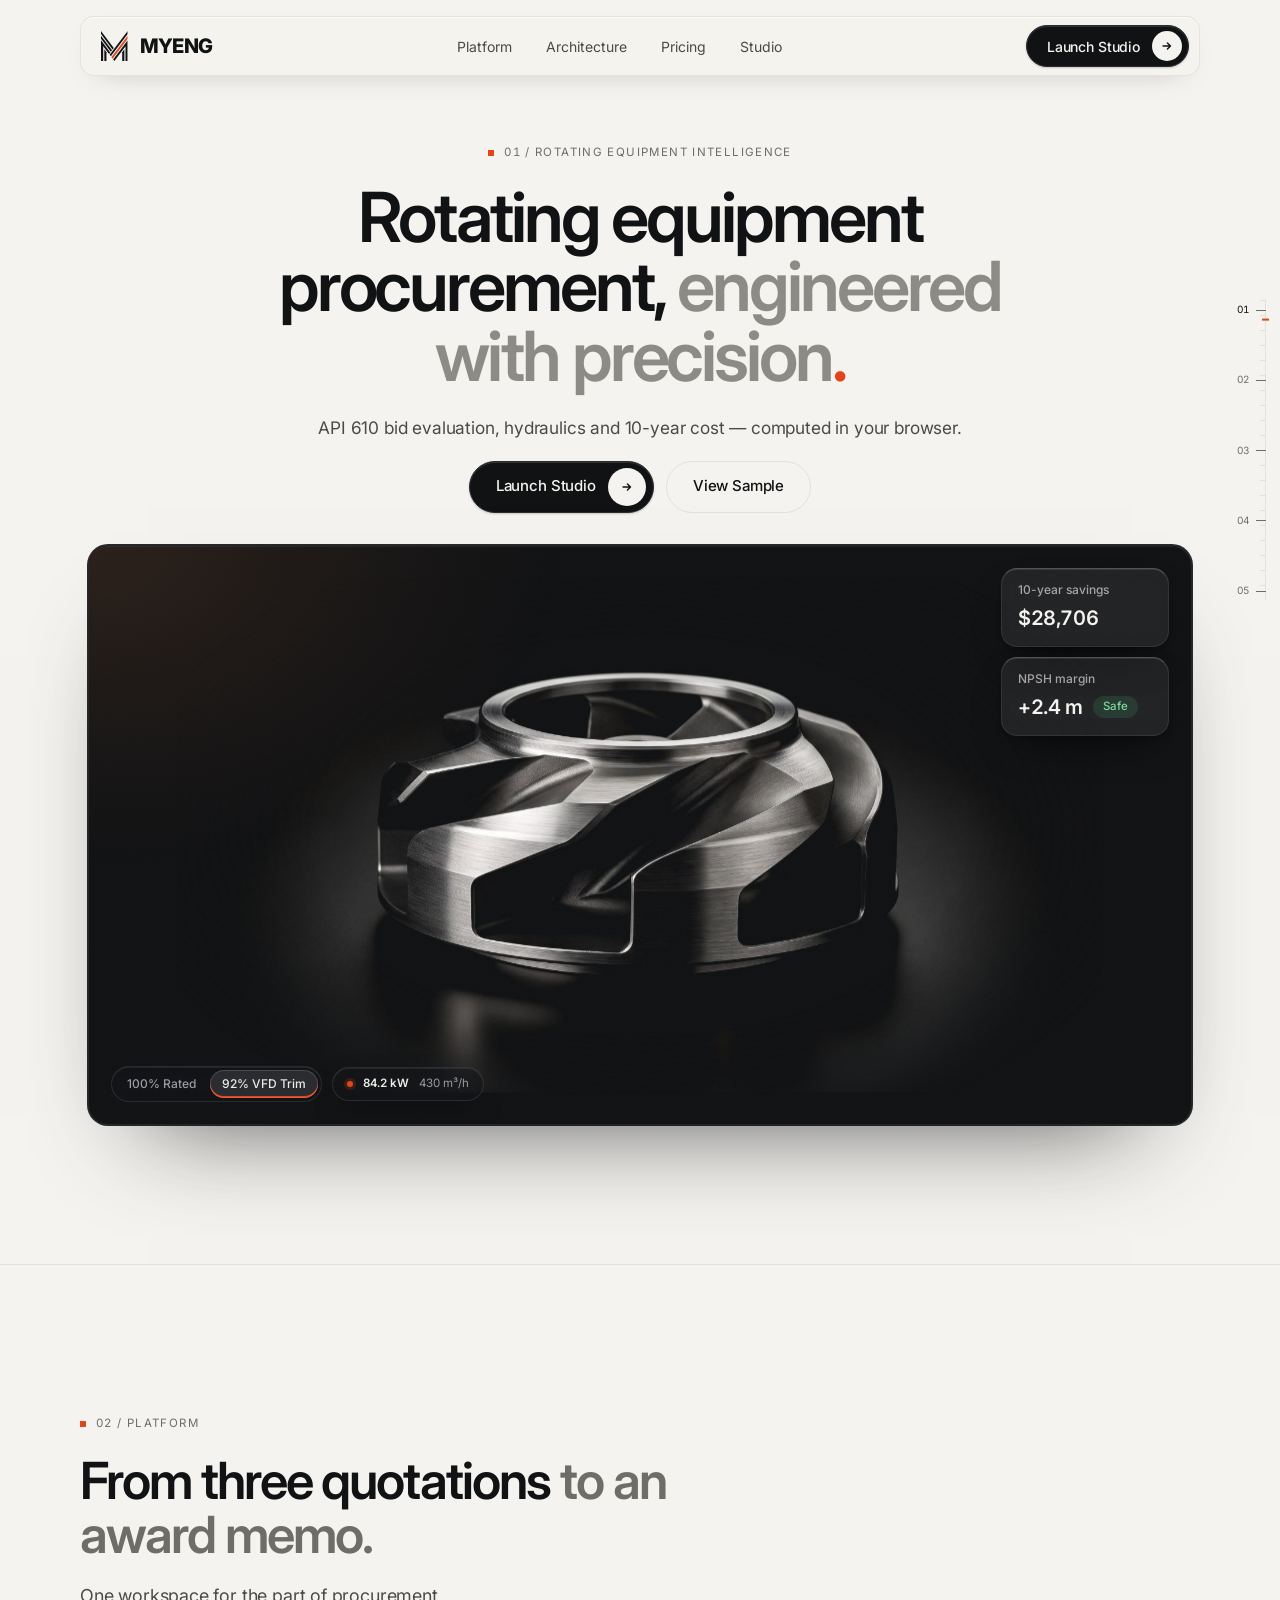
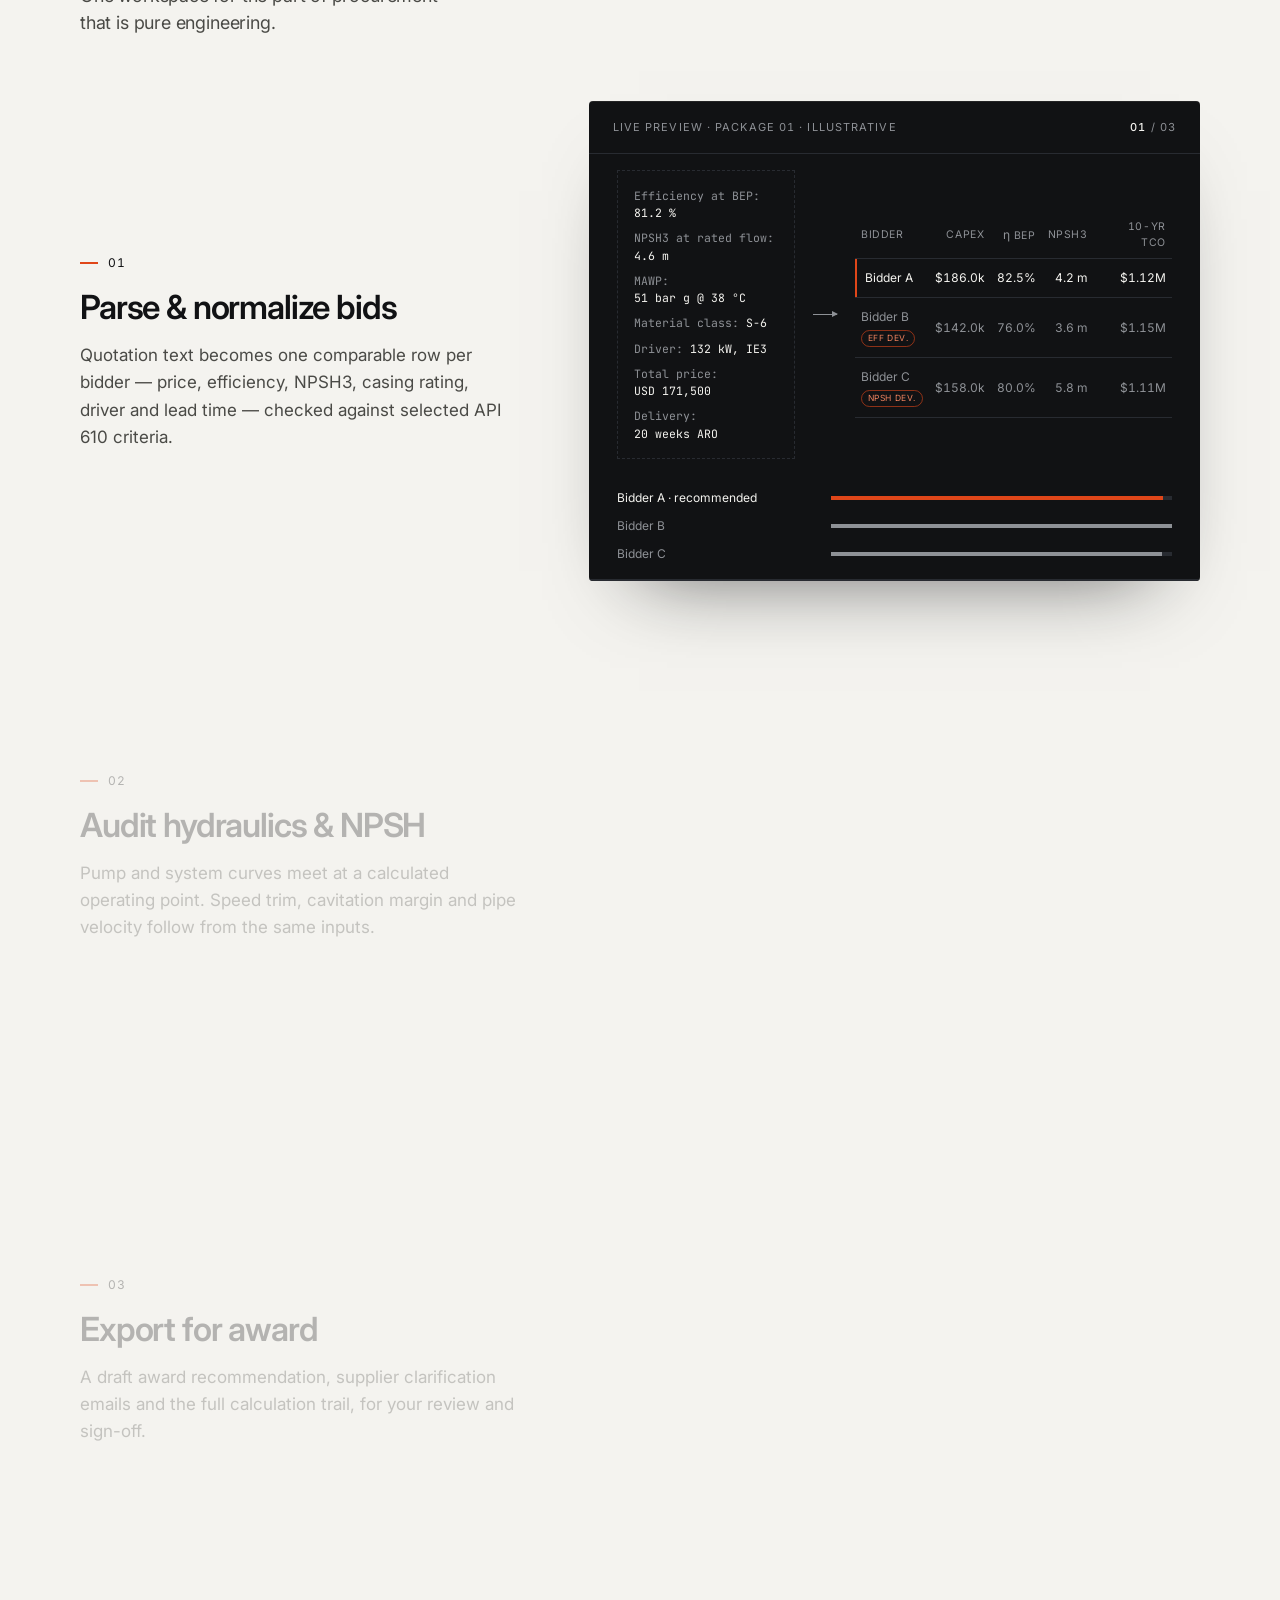
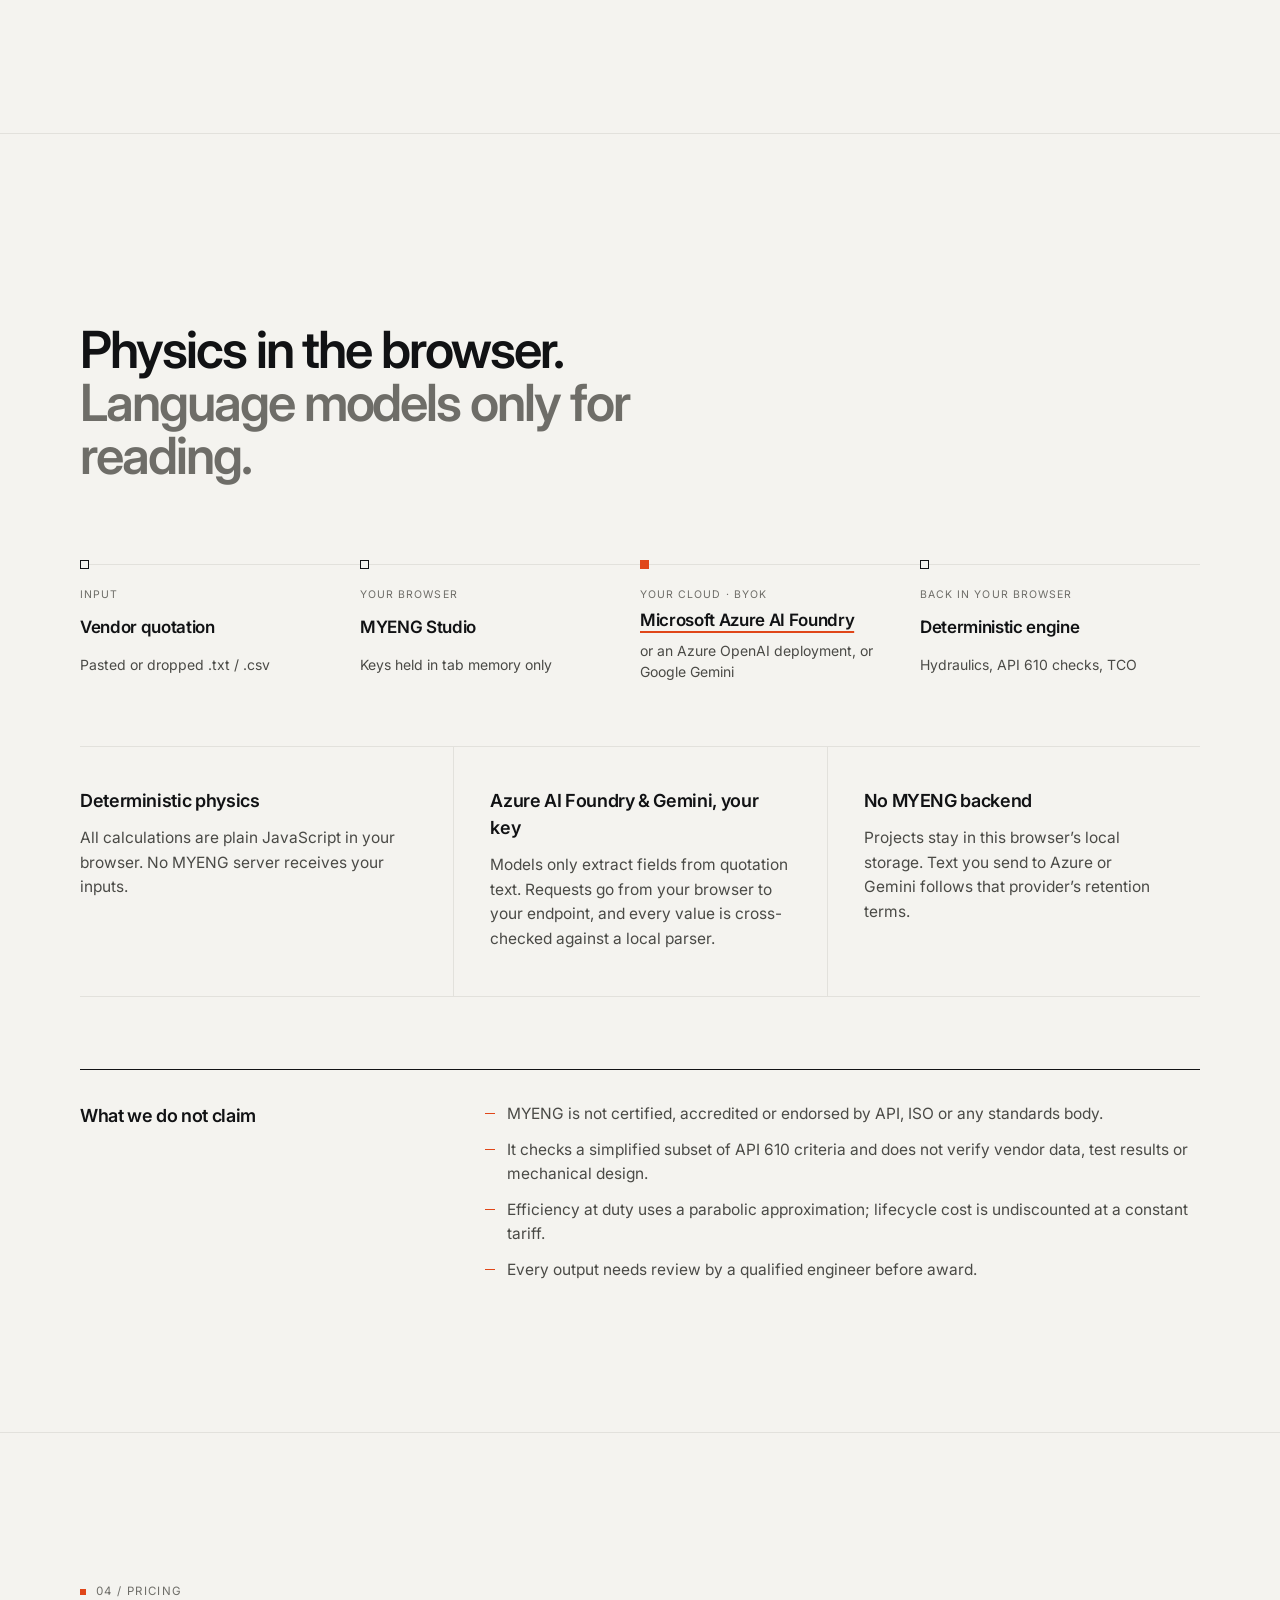
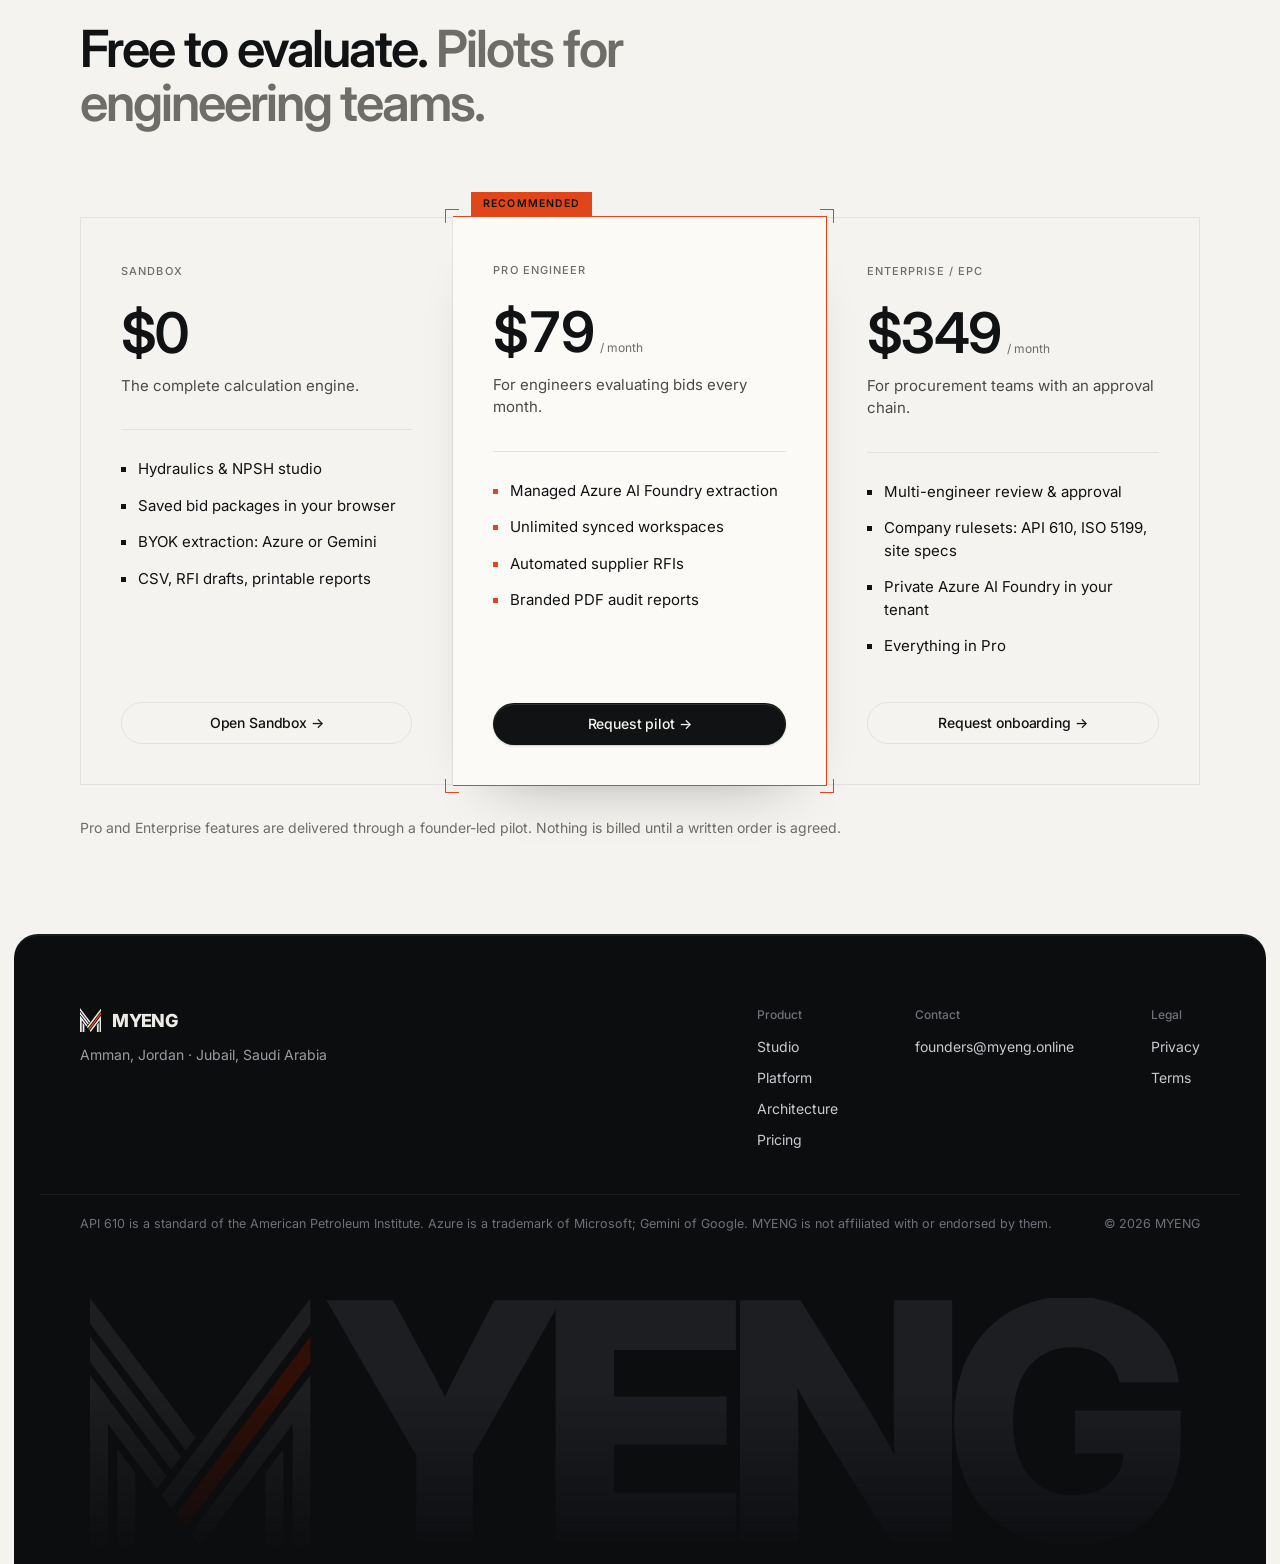
<file: index.html>
<!DOCTYPE html>
<html lang="en">
<head>
<meta charset="utf-8">
<meta name="viewport" content="width=device-width, initial-scale=1">
<title>MYENG — Rotating Equipment Intelligence</title>
<meta name="description" content="Technical bid evaluation, API 610 compliance checks and 10-year lifecycle hydraulics for rotating equipment teams. Deterministic engineering math that runs in your browser.">
<link rel="canonical" href="https://myeng.online/">
<meta name="theme-color" content="#F4F3EF">
<meta property="og:type" content="website">
<meta property="og:title" content="MYENG — Rotating Equipment Intelligence">
<meta property="og:description" content="Pump technical bid evaluation, API 610 deviation checks, Darcy–Weisbach hydraulics and 10-year TCO — computed in the browser.">
<meta property="og:url" content="https://myeng.online/">
<link rel="icon" href="/favicon.svg" type="image/svg+xml">
<link rel="preconnect" href="https://fonts.googleapis.com">
<link rel="preconnect" href="https://fonts.gstatic.com" crossorigin>
<link href="https://fonts.googleapis.com/css2?family=Inter:wght@400;500;600;700;800&family=JetBrains+Mono:wght@400;500;600&display=swap" rel="stylesheet">
<link rel="stylesheet" href="/assets/css/myeng.css">
<script>(function(){try{var d=document.documentElement,rm=window.matchMedia&&matchMedia("(prefers-reduced-motion: reduce)").matches;if(!rm&&!/^#studio/.test(location.hash)&&!sessionStorage.getItem("myeng.intro")){d.classList.add("intro-on");sessionStorage.setItem("myeng.intro","1");}}catch(e){}})();</script>
</head>
<body>

<svg width="0" height="0" style="position:absolute" aria-hidden="true" focusable="false">
  <defs>
    <symbol id="m-mark" viewBox="12 7 76 85.5"><polygon fill="currentColor" points="12.00,7.00 48.34,55.10 45.01,59.50 12.00,15.80"/><polygon fill="currentColor" points="12.00,20.20 43.35,61.70 40.03,66.10 12.00,29.00"/><polygon fill="currentColor" points="12.00,33.40 38.37,68.30 35.04,72.70 18.20,50.41 18.20,92.50 12.00,92.50"/><polygon fill="currentColor" points="21.40,59.04 27.60,67.25 27.60,92.50 21.40,92.50"/><polygon fill="currentColor" points="88.00,7.00 88.00,15.80 40.03,79.30 36.70,74.90"/><polygon fill="#E04619" points="88.00,20.20 88.00,29.00 45.01,85.90 41.69,81.50"/><polygon fill="currentColor" points="88.00,33.40 46.68,88.10 50.00,92.50 81.80,50.41 81.80,92.50 88.00,92.50"/><polygon fill="currentColor" points="72.40,67.25 78.60,59.04 78.60,92.50 72.40,92.50"/></symbol>
  </defs>
</svg>

<div class="intro" id="intro" aria-hidden="true">
  <div class="intro__lock">
    <svg class="intro__m" viewBox="12 7 76 85.5"><polygon class="ip ip--l" style="--k:0" fill="#111214" points="12.00,7.00 48.34,55.10 45.01,59.50 12.00,15.80"/><polygon class="ip ip--l" style="--k:1" fill="#111214" points="12.00,20.20 43.35,61.70 40.03,66.10 12.00,29.00"/><polygon class="ip ip--l" style="--k:2" fill="#111214" points="12.00,33.40 38.37,68.30 35.04,72.70 18.20,50.41 18.20,92.50 12.00,92.50"/><polygon class="ip ip--l" style="--k:3" fill="#111214" points="21.40,59.04 27.60,67.25 27.60,92.50 21.40,92.50"/><polygon class="ip ip--r" style="--k:0" fill="#111214" points="88.00,7.00 88.00,15.80 40.03,79.30 36.70,74.90"/><polygon class="ip ip--rib" style="--k:0" fill="#E04619" points="88.00,20.20 88.00,29.00 45.01,85.90 41.69,81.50"/><polygon class="ip ip--r" style="--k:1" fill="#111214" points="88.00,33.40 46.68,88.10 50.00,92.50 81.80,50.41 81.80,92.50 88.00,92.50"/><polygon class="ip ip--r" style="--k:2" fill="#111214" points="72.40,67.25 78.60,59.04 78.60,92.50 72.40,92.50"/></svg>
    <span class="intro__word">MYENG</span>
  </div>
</div>

<a class="skip" href="#main">Skip to content</a>

<!-- =================================================================
     VIEW A — LANDING
     ================================================================= -->
<div class="site" id="site">

<header class="nav" id="top">
  <div class="nav__pill">
    <a class="brand" href="#top" data-home aria-label="MYENG — back to top">
      <svg class="brand__mark" aria-hidden="true"><use href="#m-mark"/></svg>
      <span class="brand__word">MYENG</span>
    </a>
    <nav class="nav__links" aria-label="Primary">
      <a href="#platform">Platform</a>
      <a href="#architecture">Architecture</a>
      <a href="#pricing">Pricing</a>
      <a href="#studio" data-launch="tbe">Studio</a>
    </nav>
    <button class="pill pill--ink pill--cta magnetic" type="button" data-launch="tbe">Launch Studio <span class="pill__badge" aria-hidden="true"><svg viewBox="0 0 16 16"><path d="M3.5 8h8.5M8.5 4.5 12 8l-3.5 3.5" fill="none" stroke="currentColor" stroke-width="1.6" stroke-linecap="round" stroke-linejoin="round"/></svg></span></button>
  </div>
</header>

<main id="main">

  <!-- HERO -->
  <section class="hero" aria-labelledby="hero-title" data-rail="01">
    <div class="wrap hero__text">
      <p class="eyebrow mono reveal">01 / Rotating Equipment Intelligence</p>
      <h1 class="hero__title" id="hero-title">
        <span class="ln"><span>Rotating equipment</span></span>
        <span class="ln"><span>procurement, <em class="tone">engineered</em></span></span>
        <span class="ln"><span><em class="tone">with precision</em><i>.</i></span></span>
      </h1>
      <p class="hero__sub fade">API 610 bid evaluation, hydraulics and 10-year cost — computed in your browser.</p>
      <div class="hero__ctas fade">
        <button class="pill pill--ink pill--lg pill--cta magnetic" type="button" data-launch="tbe">Launch Studio <span class="pill__badge" aria-hidden="true"><svg viewBox="0 0 16 16"><path d="M3.5 8h8.5M8.5 4.5 12 8l-3.5 3.5" fill="none" stroke="currentColor" stroke-width="1.6" stroke-linecap="round" stroke-linejoin="round"/></svg></span></button>
        <button class="pill pill--line pill--lg magnetic" type="button" data-load-sample>View Sample</button>
      </div>
    </div>

    <div class="wrap wrap--wide">
      <figure class="frame-hero tilt fade fade--frame" id="heroFrame" data-reticle="frame">
        <span class="frame-hero__pulse" aria-hidden="true"></span>
        <canvas class="flowfield" id="flowfield" aria-hidden="true"></canvas>
        <img src="/assets/impeller-hero.jpg" width="1600" height="893" alt="Machined closed centrifugal impeller in brushed stainless steel, photographed on black" decoding="async" fetchpriority="high">
        <div class="stage-ui">
          <div class="gstack">
            <div class="gcard" style="--d:1"><span class="gcard__k">10-year savings</span><b class="gcard__v" id="heroSave">—</b></div>
            <div class="gcard" style="--d:1.6"><span class="gcard__k">NPSH margin</span><span class="gcard__row"><b class="gcard__v" id="heroNpsh">—</b><em class="spill spill--ok" id="heroNpshState">Safe</em></span></div>
          </div>
          <div class="trim" role="group" aria-label="Pump speed for the sample case">
            <div class="trim__seg">
              <button type="button" data-trim="100" aria-pressed="false">100% Rated</button>
              <button type="button" data-trim="92" aria-pressed="true">92% VFD Trim</button>
            </div>
            <span class="tpill tpill--live"><i class="tpill__dot" aria-hidden="true"></i><b id="heroKw">—</b><span class="tpill__k" id="heroQ">—</span></span>
          </div>
        </div>
      </figure>
    </div>
  </section>

  <!-- 02 · STORY (sticky scrollytelling) -->
  <section class="story" id="platform" aria-labelledby="story-title" data-rail="02">
    <div class="wrap">
      <header class="story__head">
        <p class="eyebrow mono reveal">02 / Platform</p>
        <h2 class="h2 reveal" id="story-title">From three quotations <span class="tone">to an award memo.</span></h2>
        <p class="lead reveal">One workspace for the part of procurement that is pure engineering.</p>
      </header>
      <div class="scrolly">
        <ol class="scrolly__steps">
          <li class="sstep is-active" data-step="0">
            <span class="sstep__n mono">01</span>
            <h3>Parse &amp; normalize bids</h3>
            <p>Quotation text becomes one comparable row per bidder — price, efficiency, NPSH3, casing rating, driver and lead time — checked against selected API 610 criteria.</p>
            <div class="sstep__media" data-media="0"></div>
          </li>
          <li class="sstep" data-step="1">
            <span class="sstep__n mono">02</span>
            <h3>Audit hydraulics &amp; NPSH</h3>
            <p>Pump and system curves meet at a calculated operating point. Speed trim, cavitation margin and pipe velocity follow from the same inputs.</p>
            <div class="sstep__media" data-media="1"></div>
          </li>
          <li class="sstep" data-step="2">
            <span class="sstep__n mono">03</span>
            <h3>Export for award</h3>
            <p>A draft award recommendation, supplier clarification emails and the full calculation trail, for your review and sign-off.</p>
            <div class="sstep__media" data-media="2"></div>
          </li>
        </ol>
        <div class="scrolly__stage">
          <div class="stage" aria-hidden="true">
            <div class="stage__bar mono"><span>Live preview · Package 01 · illustrative</span><span><b id="stageIdx">01</b> / 03</span></div>
            <div class="stage__frames" id="stageFrames"></div>
            <div class="stage__prog"><i id="stageProg"></i></div>
          </div>
        </div>
      </div>
    </div>
  </section>

  <!-- 03 · ARCHITECTURE -->
  <section class="band" id="architecture" aria-labelledby="arch-title" data-rail="03">
    <div class="wrap">
      <p class="eyebrow mono reveal">03 / Architecture</p>
      <h2 class="h2 reveal" id="arch-title">Physics in the browser. <span class="tone">Language models only for reading.</span></h2>

      <div class="flowline reveal" aria-label="Data flow">
        <div class="node"><span class="mono">Input</span><b>Vendor quotation</b><em>Pasted or dropped .txt / .csv</em></div>
        <div class="node"><span class="mono">Your browser</span><b>MYENG Studio</b><em>Keys held in tab memory only</em></div>
        <div class="node node--azure"><span class="mono">Your cloud · BYOK</span><b>Microsoft Azure AI Foundry</b><em>or an Azure OpenAI deployment, or Google Gemini</em></div>
        <div class="node"><span class="mono">Back in your browser</span><b>Deterministic engine</b><em>Hydraulics, API 610 checks, TCO</em></div>
      </div>

      <div class="band__row">
        <div class="band__cell reveal"><h3>Deterministic physics</h3><p>All calculations are plain JavaScript in your browser. No MYENG server receives your inputs.</p></div>
        <div class="band__cell reveal"><h3>Azure AI Foundry &amp; Gemini, your key</h3><p>Models only extract fields from quotation text. Requests go from your browser to your endpoint, and every value is cross-checked against a local parser.</p></div>
        <div class="band__cell reveal"><h3>No MYENG backend</h3><p>Projects stay in this browser’s local storage. Text you send to Azure or Gemini follows that provider’s retention terms.</p></div>
      </div>

      <div class="claims reveal">
        <h3>What we do not claim</h3>
        <ul>
          <li>MYENG is not certified, accredited or endorsed by API, ISO or any standards body.</li>
          <li>It checks a simplified subset of API 610 criteria and does not verify vendor data, test results or mechanical design.</li>
          <li>Efficiency at duty uses a parabolic approximation; lifecycle cost is undiscounted at a constant tariff.</li>
          <li>Every output needs review by a qualified engineer before award.</li>
        </ul>
      </div>
    </div>
  </section>

  <!-- 04 · PRICING -->
  <section class="pricing" id="pricing" aria-labelledby="pricing-title" data-rail="04">
    <div class="wrap">
      <p class="eyebrow mono reveal">04 / Pricing</p>
      <h2 class="h2 reveal" id="pricing-title">Free to evaluate. <span class="tone">Pilots for engineering teams.</span></h2>
      <div class="plans reveal">
        <article class="plan">
          <h3>Sandbox</h3>
          <p class="price">$0</p>
          <p class="plan__line">The complete calculation engine.</p>
          <ul>
            <li>Hydraulics &amp; NPSH studio</li>
            <li>Saved bid packages in your browser</li>
            <li>BYOK extraction: Azure or Gemini</li>
            <li>CSV, RFI drafts, printable reports</li>
          </ul>
          <button class="pill pill--line pill--block" type="button" data-launch="tbe">Open Sandbox →</button>
        </article>
        <article class="plan plan--feature">
          <span class="plan__tab mono">Recommended</span>
          <h3>Pro Engineer</h3>
          <p class="price">$79<small>/ month</small></p>
          <p class="plan__line">For engineers evaluating bids every month.</p>
          <ul>
            <li>Managed Azure AI Foundry extraction</li>
            <li>Unlimited synced workspaces</li>
            <li>Automated supplier RFIs</li>
            <li>Branded PDF audit reports</li>
          </ul>
          <button class="pill pill--ink pill--block magnetic" type="button" data-pilot="pro">Request pilot →</button>
        </article>
        <article class="plan">
          <h3>Enterprise / EPC</h3>
          <p class="price">$349<small>/ month</small></p>
          <p class="plan__line">For procurement teams with an approval chain.</p>
          <ul>
            <li>Multi-engineer review &amp; approval</li>
            <li>Company rulesets: API 610, ISO 5199, site specs</li>
            <li>Private Azure AI Foundry in your tenant</li>
            <li>Everything in Pro</li>
          </ul>
          <button class="pill pill--line pill--block" type="button" data-pilot="enterprise">Request onboarding →</button>
        </article>
      </div>
      <p class="fine reveal">Pro and Enterprise features are delivered through a founder-led pilot. Nothing is billed until a written order is agreed.</p>
    </div>
  </section>
</main>

<footer class="foot foot--dark" id="contact" data-rail="05">
  <div class="wrap foot__top">
    <div class="foot__id">
      <a class="foot__brand" href="#top" data-home aria-label="MYENG — back to top"><svg class="foot__mark" aria-hidden="true"><use href="#m-mark"/></svg><b>MYENG</b></a>
      <p class="foot__loc">Amman, Jordan · Jubail, Saudi Arabia</p>
    </div>
    <nav class="foot__cols" aria-label="Footer">
      <div class="foot__col"><h3 class="foot__h">Product</h3><a href="#studio" data-launch="tbe">Studio</a><a href="#platform">Platform</a><a href="#architecture">Architecture</a><a href="#pricing">Pricing</a></div>
      <div class="foot__col"><h3 class="foot__h">Contact</h3><a href="mailto:founders@myeng.online">founders@myeng.online</a></div>
      <div class="foot__col"><h3 class="foot__h">Legal</h3><button class="linkbtn" type="button" data-legal="privacy">Privacy</button><button class="linkbtn" type="button" data-legal="terms">Terms</button></div>
    </nav>
  </div>
  <div class="wrap foot__legal">
    <p class="foot__tm">API 610 is a standard of the American Petroleum Institute. Azure is a trademark of Microsoft; Gemini of Google. MYENG is not affiliated with or endorsed by them.</p>
    <span class="foot__copy">© <span id="year">2026</span> MYENG</span>
  </div>
  <div class="wordmark" id="wordmark" aria-hidden="true">
    <span class="wordmark__in wordmark__base"><svg class="wordmark__m"><use href="#m-mark"/></svg>YENG</span>
    <span class="wordmark__in wordmark__lit"><svg class="wordmark__m"><use href="#m-mark"/></svg>YENG</span>
  </div>
</footer>
</div>

<!-- Vernier scroll rail & CAD reticle (desktop, decorative) -->
<nav class="rail" id="rail" aria-label="Section index">
  <a href="#top" data-target="top"><span class="mono">01</span></a>
  <a href="#platform" data-target="platform"><span class="mono">02</span></a>
  <a href="#architecture" data-target="architecture"><span class="mono">03</span></a>
  <a href="#pricing" data-target="pricing"><span class="mono">04</span></a>
  <a href="#contact" data-target="contact"><span class="mono">05</span></a>
  <i class="rail__ind" id="railInd" aria-hidden="true"></i>
</nav>
<div class="reticle" id="reticle" aria-hidden="true"><i></i><span class="reticle__lab mono" id="reticleLab"></span></div>

<!-- =================================================================
     VIEW B — FULL-SCREEN STUDIO  (#studio)
     ================================================================= -->
<section class="app" id="app" aria-label="MYENG Studio" tabindex="-1" inert>
  <header class="app__bar">
    <button class="app__back" type="button" id="btnBack" aria-label="Back to site"><span aria-hidden="true">←</span><span class="hide-sm">Back to site</span></button>
    <a class="app__brand" href="/" data-home aria-label="MYENG — close Studio and return to the top of the site">
      <svg class="brand__mark" aria-hidden="true"><use href="#m-mark"/></svg>
      <span class="brand__word">MYENG</span>
      <span class="app__title">Studio</span>
    </a>
    <div class="proj" id="proj">
      <button class="proj__btn" type="button" id="projBtn" aria-haspopup="true" aria-expanded="false" aria-controls="projMenu">
        <span class="proj__k mono">Bid package</span>
        <span class="proj__name" id="projName">—</span>
        <span class="proj__caret" aria-hidden="true"></span>
      </button>
      <button class="iconbtn" type="button" id="btnResetTpl" title="Reset package to template values" aria-label="Reset package to template values"><svg viewBox="0 0 16 16" aria-hidden="true"><path d="M3.2 8a4.8 4.8 0 1 0 1.5-3.5M3 2.6v2.6h2.6" fill="none" stroke="currentColor" stroke-width="1.5" stroke-linecap="round" stroke-linejoin="round"/></svg></button>
      <div class="proj__menu" id="projMenu" hidden>
        <p class="proj__h mono">Bid packages · saved in this browser</p>
        <ul class="proj__list" id="projList"></ul>
        <div class="proj__rename" id="projRenameWrap" hidden>
          <label class="sr" for="projRename">Package name</label>
          <input type="text" id="projRename" maxlength="90" autocomplete="off">
          <button class="pill pill--verm" type="button" id="projRenameSave">Save</button>
        </div>
        <div class="proj__actions">
          <button type="button" data-pa="rename">Rename</button>
          <button type="button" data-pa="duplicate">Duplicate</button>
          <button type="button" data-pa="delete">Delete</button>
        </div>
        <p class="proj__h mono">New from template</p>
        <div class="proj__new">
          <button type="button" data-pa="new" data-t="p01">API 610 process pump · 420 m³/h @ 68 m</button>
          <button type="button" data-pa="new" data-t="p02">ISO 5199 cooling water · 180 m³/h @ 42 m</button>
        </div>
        <p class="proj__note">Stored with localStorage on this device only. Never uploaded. <button class="linkbtn" type="button" data-pa="clear">Clear local data</button></p>
      </div>
    </div>
    <div class="tabs" role="tablist" aria-label="Studio workspaces">
      <button role="tab" id="tab-tbe" aria-controls="panel-tbe" aria-selected="true" data-tab="tbe">TBE Matrix</button>
      <button role="tab" id="tab-hyd" aria-controls="panel-hyd" aria-selected="false" tabindex="-1" data-tab="hyd">Hydraulics &amp; NPSH</button>
      <button role="tab" id="tab-ai" aria-controls="panel-ai" aria-selected="false" tabindex="-1" data-tab="ai">Datasheet Parser</button>
      <span class="tabs__ink" aria-hidden="true"></span>
    </div>
    <div class="themeseg" role="group" aria-label="Studio theme">
      <button type="button" data-theme-set="stone" aria-pressed="false" title="Stone theme"><i class="themeseg__sw themeseg__sw--stone" aria-hidden="true"></i>Stone</button>
      <button type="button" data-theme-set="obsidian" aria-pressed="true" title="Obsidian theme"><i class="themeseg__sw themeseg__sw--obsidian" aria-hidden="true"></i>Obsidian</button>
    </div>
    <button class="pill pill--glass pill--cta" type="button" id="btnAudit" aria-label="Export Audit Report"><span>Export<span class="hide-sm"> Audit Report</span></span> <span class="pill__badge" aria-hidden="true"><svg viewBox="0 0 16 16"><path d="M3.5 8h8.5M8.5 4.5 12 8l-3.5 3.5" fill="none" stroke="currentColor" stroke-width="1.6" stroke-linecap="round" stroke-linejoin="round"/></svg></span></button>
  </header>
  <div class="app__body">
      <!-- TAB 1 — TBE -->
      <div class="tabpanel" role="tabpanel" id="panel-tbe" aria-labelledby="tab-tbe">
        <div class="tbe">
          <aside class="controls controls--2">
            <div class="ctl-group">
              <h3 class="ctl-h mono">Duty &amp; Economics</h3>
              <div id="dutySliders"></div>
            </div>
            <details class="ctl-group basis adv" id="advTbe">
              <summary class="ctl-h mono">Spec limits &amp; basis</summary>
              <div class="fields">
                <label class="field"><span>Fluid density ρ</span><input type="number" step="1" min="500" data-path="basis.rho"><em>kg/m³</em></label>
                <label class="field"><span>Min. efficiency at duty</span><input type="number" step="0.5" min="0" data-path="basis.minEff"><em>%</em></label>
                <label class="field"><span>Required material class</span><select data-path="basis.material" data-type="text" id="reqMaterial"></select><em>API 610</em></label>
                <label class="field"><span>Min. casing MAWP</span><input type="number" step="1" min="0" data-path="basis.minMawp"><em>bar(g)</em></label>
                <label class="field"><span>Max. lead time</span><input type="number" step="1" min="1" data-path="basis.maxLead"><em>weeks</em></label>
                <label class="field"><span>Grid emission factor</span><input type="number" step="0.01" min="0" data-path="basis.ef"><em>kg CO₂/kWh</em></label>
              </div>
              <p class="note">NPSHa for the matrix (<b class="mono" id="tbeNpsha">—</b>) is taken from the suction system in the Hydraulics tab at rated flow.</p>
            </details>
          </aside>

          <div class="tbe__main">
            <div class="kpis" id="tbeKpis"></div>
            <div class="estrip" id="estrip" aria-label="Operating twin for the recommended bid">
              <canvas class="estrip__imp" id="stripImp" aria-hidden="true"></canvas>
              <div class="estrip__txt">
                <span class="estrip__k mono">Operating twin · recommended bid</span>
                <b id="stripName">—</b>
                <span class="estrip__meta mono" id="stripMeta">—</span>
              </div>
            </div>
            <div class="viewbar">
              <div class="viewseg" role="group" aria-label="Matrix view">
                <button type="button" data-view="exec" aria-pressed="true">Executive view</button>
                <button type="button" data-view="full" aria-pressed="false">Full datasheet <span class="mono" id="fullCount"></span></button>
              </div>
              <span class="viewbar__hint mono" id="viewHint">7 decisive rows · switch to edit every parameter</span>
            </div>
            <div class="matrix-wrap" tabindex="0" aria-label="Technical bid evaluation matrix (scrolls horizontally on small screens)">
              <table class="matrix" id="matrix"></table>
            </div>
            <div class="tco-bars" id="tcoBars" aria-label="Lifecycle cost composition"></div>
            <div class="deliverables">
              <span class="mono dim">Procurement deliverables</span>
              <div class="deliverables__btns">
                <button class="btn btn--ghost" type="button" id="btnAward">Award Recommendation Report</button>
                <button class="btn btn--ghost" type="button" id="btnRfi">Supplier RFI Email Draft</button>
                <button class="btn btn--paper" type="button" id="btnXlsx">Export Excel (.xlsx)</button>
                <button class="btn btn--ghost deliverables__csv" type="button" id="btnCsv">CSV</button>
              </div>
            </div>
            <details class="formulas">
              <summary>Formulas &amp; assumptions <span class="mono">10 equations · open to inspect</span></summary>
              <dl class="fgrid">
                <div class="fgrid__row"><dt>Hydraulic power</dt><dd><span class="fgrid__eq">P<sub>h</sub> = ρ · g · Q · H / 3.6×10⁶</span><span class="fgrid__basis">kW · g = 9.81 m/s²</span></dd></div>
                <div class="fgrid__row"><dt>Efficiency at duty</dt><dd><span class="fgrid__eq">η<sub>duty</sub> = η<sub>BEP</sub> · r(2 − r),&nbsp; r = Q / Q<sub>BEP</sub></span><span class="fgrid__basis">Parabolic part-load approximation</span></dd></div>
                <div class="fgrid__row"><dt>Shaft &amp; input power</dt><dd><span class="fgrid__eq">P<sub>shaft</sub> = P<sub>h</sub> / η<sub>duty</sub> &nbsp;·&nbsp; P<sub>in</sub> = P<sub>h</sub> / (η<sub>duty</sub> · η<sub>motor</sub>)</span><span class="fgrid__basis">kW</span></dd></div>
                <div class="fgrid__row"><dt>Lifecycle cost</dt><dd><span class="fgrid__eq">E<sub>yr</sub> = P<sub>in</sub> · hours · tariff &nbsp;·&nbsp; TCO = CapEx + n·E<sub>yr</sub> + n·Maint</span><span class="fgrid__basis">Undiscounted, constant tariff</span></dd></div>
                <div class="fgrid__row"><dt>CO₂</dt><dd><span class="fgrid__eq">CO₂ = P<sub>in</sub> · hours · EF / 1000</span><span class="fgrid__basis">t/yr</span></dd></div>
                <div class="fgrid__row"><dt>Driver check</dt><dd><span class="fgrid__eq">Nameplate ≥ P<sub>shaft</sub> × 1.25 / 1.15 / 1.10</span><span class="fgrid__basis">API 610: &lt;22 kW / 22–55 kW / &gt;55 kW</span></dd></div>
                <div class="fgrid__row"><dt>Operating region</dt><dd><span class="fgrid__eq">Rated flow 80–110% of BEP</span><span class="fgrid__basis">Minor outside 80–110%, major outside 70–120%</span></dd></div>
                <div class="fgrid__row"><dt>Cavitation</dt><dd><span class="fgrid__eq">NPSHa − NPSHr ≥ 1.0 m</span><span class="fgrid__basis">NPSHr scaled ∝ Q² at the operating point</span></dd></div>
                <div class="fgrid__row"><dt>Material class</dt><dd><span class="fgrid__eq">Offered class ≥ specified class</span><span class="fgrid__basis">Ranking simplified from API 610 Annex H</span></dd></div>
                <div class="fgrid__row"><dt>Recommendation</dt><dd><span class="fgrid__eq">Lowest TCO among bids with no major deviation</span><span class="fgrid__basis">Commercial flags do not affect compliance</span></dd></div>
              </dl>
            </details>
          </div>
        </div>
      </div>

      <!-- TAB 2 — HYDRAULICS -->
      <div class="tabpanel" role="tabpanel" id="panel-hyd" aria-labelledby="tab-hyd" hidden>
        <div class="hyd">
          <aside class="controls controls--hyd">
            <div class="ctl-group">
              <h3 class="ctl-h mono">Operating case</h3>
              <label class="field field--wide field--vendor"><span>Bidder</span><select id="hydVendor"></select></label>
              <div id="vfdSlider" class="vfd"></div>
              <div class="fields">
                <label class="field"><span>Pipe ID</span><input type="number" step="0.1" min="10" data-path="hyd.D"><em>mm</em></label>
                <label class="field"><span>Static head</span><input type="number" step="0.5" data-path="hyd.zStatic" data-allow-neg><em>m</em></label>
              </div>
            </div>
            <details class="ctl-group adv" id="advHyd">
              <summary class="ctl-h mono">Advanced pipe &amp; fluid basis</summary>
              <p class="adv__sub mono">Discharge line</p>
              <div class="fields">
                <label class="field"><span>Equivalent length</span><input type="number" step="1" min="1" data-path="hyd.L"><em>m</em></label>
                <label class="field"><span>Absolute roughness ε</span><input type="number" step="0.005" min="0" data-path="hyd.eps"><em>mm</em></label>
                <label class="field"><span>Minor losses ΣK</span><input type="number" step="0.5" min="0" data-path="hyd.K"><em>—</em></label>
              </div>
              <p class="adv__sub mono">Fluid</p>
              <div class="fields">
                <label class="field"><span>Density ρ</span><input type="number" step="1" min="500" data-path="basis.rho"><em>kg/m³</em></label>
                <label class="field"><span>Viscosity μ</span><input type="number" step="0.1" min="0.01" data-path="hyd.mu"><em>cP</em></label>
                <label class="field"><span>Vapour pressure</span><input type="number" step="0.01" min="0" data-path="hyd.Pvap"><em>kPa abs</em></label>
              </div>
              <p class="adv__sub mono">Suction</p>
              <div class="fields">
                <label class="field"><span>Vessel pressure</span><input type="number" step="0.1" min="1" data-path="hyd.Psurf"><em>kPa abs</em></label>
                <label class="field"><span>Level above impeller eye</span><input type="number" step="0.1" data-path="hyd.zs" data-allow-neg><em>m</em></label>
                <label class="field"><span>Suction pipe ID</span><input type="number" step="0.1" min="10" data-path="hyd.Ds"><em>mm</em></label>
                <label class="field"><span>Suction length</span><input type="number" step="0.5" min="0" data-path="hyd.Ls"><em>m</em></label>
                <label class="field"><span>Suction ΣK</span><input type="number" step="0.1" min="0" data-path="hyd.Ks"><em>—</em></label>
              </div>
              <p class="adv__sub mono">Pump &amp; drive</p>
              <div class="fields">
                <label class="field"><span>Shutoff / rated head</span><input type="number" step="0.01" min="1.02" data-path="hyd.shutoff"><em>×</em></label>
                <label class="field"><span>VFD efficiency</span><input type="number" step="0.5" min="50" max="100" data-path="hyd.vfdEff"><em>%</em></label>
              </div>
            </details>
          </aside>
          <div class="hyd__main">
            <div class="hyd__readouts" id="hydReadouts"></div>
            <section class="twin" id="twin" aria-label="Live equipment telemetry twin">
              <header class="twin__head mono">
                <span><i class="tick"></i>Live equipment telemetry twin</span>
                <span class="twin__alerts" id="twinAlerts" aria-live="polite"></span>
              </header>
              <div class="twin__stage">
                <canvas id="twinCanvas" role="img" aria-label="Cross-section of the active pump train"></canvas>
                <div class="twin__pills" aria-hidden="true">
                  <span class="tglass tglass--tl" id="tpFlow"></span>
                  <span class="tglass tglass--tr" id="tpDis"></span>
                  <span class="tglass tglass--bl" id="tpNpsh"></span>
                  <span class="tglass tglass--br" id="tpSpeed"></span>
                </div>
              </div>
            </section>
            <div class="chart-card">
              <div class="chart-card__head mono">
                <span>H–Q · System resistance · Operating point</span>
                <span class="legend"><span class="lgi"><i class="key key--v"></i>Pump @ speed</span> <span class="lgi"><i class="key key--vd"></i>Pump 100%</span> <span class="lgi"><i class="key key--w"></i>System</span> <span class="lgi"><i class="key key--g"></i><span class="nt">η</span></span></span>
              </div>
              <div class="chart-host">
                <svg id="hqChart" class="chart" viewBox="0 0 760 440" role="img" aria-label="Interactive pump head-capacity and system resistance chart"></svg>
                <div class="chart-tip mono" id="chartTip" hidden></div>
              </div>
            </div>
          </div>
        </div>
      </div>

      <!-- TAB 3 — PARSER -->
      <div class="tabpanel" role="tabpanel" id="panel-ai" aria-labelledby="tab-ai" hidden>
        <div class="parser__intro">
          <p class="parser__lead">Turn a vendor quotation into a TBE row in seconds — no retyping.</p>
          <ol class="psteps">
            <li><b>1</b>Drop or paste vendor quote</li>
            <li><b>2</b>Extract 12 API 610 fields</li>
            <li><b>3</b>Insert directly into TBE Matrix</li>
          </ol>
        </div>
        <div class="parser">
          <div class="parser__input">
            <div class="drop drop--hero" id="dropZone">
              <button class="upzone upzone--hero" type="button" id="btnUpload">
                <span class="upzone__icon" aria-hidden="true"><svg viewBox="0 0 24 24"><path d="M12 15V4m0 0-4 4m4-4 4 4M5 15v3a2 2 0 0 0 2 2h10a2 2 0 0 0 2-2v-3" fill="none" stroke="currentColor" stroke-width="1.5" stroke-linecap="round" stroke-linejoin="round"/></svg></span>
                <span class="upzone__t"><b>Drop vendor quote (.txt, .csv)</b><span>or click to browse · read locally in this tab, max 1 MB</span></span>
              </button>
              <input type="file" id="fileQuote" accept=".txt,.csv,text/plain,text/csv" hidden>
              <div class="drop__row">
                <button class="btn btn--ghost btn--sm" type="button" id="btnSampleQuote">Insert sample quote</button>
                <button class="pastetoggle" type="button" id="btnPasteToggle" aria-expanded="false" aria-controls="pasteWrap"><span>Or paste raw text</span><i aria-hidden="true"></i></button>
                <button class="linkbtn" type="button" id="btnClearQuote" hidden>Clear</button>
              </div>
              <div class="pastewrap" id="pasteWrap" hidden>
                <textarea id="quoteText" class="mono" spellcheck="false" aria-label="Raw vendor quotation text" placeholder="Paste the technical/commercial section of a pump quotation…"></textarea>
              </div>
              <div class="drop__overlay" aria-hidden="true"><span>Drop .txt or .csv to load</span></div>
            </div>
          </div>

          <div class="parser__cfg">
            <h3 class="ctl-h mono">Extraction engine</h3>
            <div class="seg" role="radiogroup" aria-label="Extraction engine">
              <label><input type="radio" name="engine" value="local" checked><span>Local parser</span></label>
              <label><input type="radio" name="engine" value="azure"><span>Microsoft Azure</span></label>
              <label><input type="radio" name="engine" value="gemini"><span>Google Gemini</span></label>
            </div>

            <div class="engine-cfg" data-engine="local">
              <p class="engine-line">Deterministic regex parser · no key · nothing leaves the browser.</p>
            </div>
            <div class="engine-cfg" data-engine="azure" hidden>
              <p class="engine-line"><b>Azure AI Foundry</b> or an <b>Azure OpenAI</b> deployment, called from this tab with your credentials.</p>
              <div class="fields">
                <label class="field field--wide"><span>API surface</span>
                  <select id="azMode">
                    <option value="foundry">Azure AI Foundry · /models</option>
                    <option value="aoai">Azure OpenAI · deployment</option>
                    <option value="v1">Azure OpenAI · v1 API</option>
                  </select></label>
                <label class="field field--wide"><span>Endpoint URL</span><input type="url" id="azEndpoint" placeholder="https://your-resource.services.ai.azure.com" autocomplete="off"></label>
                <label class="field field--wide"><span>Deployment / model name</span><input type="text" id="azDeployment" placeholder="gpt-4o" autocomplete="off"></label>
                <label class="field field--wide" id="azVersionWrap"><span>API version</span><input type="text" id="azVersion" value="2024-05-01-preview" autocomplete="off"></label>
                <label class="field field--wide"><span>Authentication</span>
                  <select id="azAuth">
                    <option value="key">API key (api-key header)</option>
                    <option value="entra">Microsoft Entra ID access token (Bearer)</option>
                  </select></label>
                <label class="field field--wide"><span id="azKeyLabel">API key</span><input type="password" id="azKey" placeholder="Held in page memory only" autocomplete="off"></label>
              </div>
            </div>
            <div class="engine-cfg" data-engine="gemini" hidden>
              <div class="fields">
                <label class="field field--wide"><span>Model</span>
                  <select id="gmModel">
                    <option value="gemini-2.5-flash">gemini-2.5-flash</option>
                    <option value="gemini-2.5-pro">gemini-2.5-pro</option>
                    <option value="gemini-2.5-flash-lite">gemini-2.5-flash-lite</option>
                    <option value="custom">Other (enter model id)</option>
                  </select></label>
                <label class="field field--wide" id="gmCustomWrap" hidden><span>Model id</span><input type="text" id="gmCustom" placeholder="gemini-…" autocomplete="off"></label>
                <label class="field field--wide"><span>API key</span><input type="password" id="gmKey" placeholder="Held in page memory only" autocomplete="off"></label>
              </div>
            </div>
            <div class="parser__run">
              <button class="pill pill--glass pill--cta" type="button" id="btnParse">Parse datasheet <span class="pill__badge" aria-hidden="true"><svg viewBox="0 0 16 16"><path d="M3.5 8h8.5M8.5 4.5 12 8l-3.5 3.5" fill="none" stroke="currentColor" stroke-width="1.6" stroke-linecap="round" stroke-linejoin="round"/></svg></span></button>
              <button class="linkbtn" type="button" id="btnForgetKeys" hidden>Forget keys</button>
            </div>
            <p class="status mono" id="parseStatus" role="status" aria-live="polite">Ready.</p>
            <details class="info">
              <summary id="infoSum">What the local parser reads</summary>
              <ul>
                <li data-for="local">Recognises common quotation phrasing for price, BEP efficiency and flow, NPSH3/NPSHr, MAWP, material class, motor rating and efficiency, maintenance allowance and lead time.</li>
                <li data-for="azure gemini" hidden>The quotation text is sent directly from your browser to the endpoint you configure, under your account and that provider's data terms.</li>
                <li data-for="azure gemini" hidden>Keys live in JavaScript memory for this tab only — never written to storage, cookies or any MYENG server. Reloading the page clears them.</li>
                <li data-for="gemini" hidden>Unpaid Gemini API tiers may use submitted content to improve Google products. Use a paid key or the local parser for confidential pricing.</li>
              </ul>
            </details>
          </div>

          <div class="parser__out is-empty" id="parserOut">
            <div class="pchips" id="pChips" aria-label="Fields the parser extracts"></div>
            <div class="parser__outhead">
              <h3 class="ctl-h mono">Structured result</h3>
              <div class="parser__insert">
                <label class="mono dim" for="slotSelect">Insert into</label>
                <select id="slotSelect"></select>
                <button class="btn btn--paper btn--sm" type="button" id="btnInsert" disabled>Insert into TBE Matrix →</button>
              </div>
            </div>
            <div class="matrix-wrap">
              <table class="ptable" id="parseTable"></table>
            </div>
          </div>
        </div>
      </div>

  </div>
</section>

<dialog class="modal" id="modal" aria-labelledby="modalTitle">
  <div class="modal__bar">
    <h2 class="modal__title mono" id="modalTitle">—</h2>
    <div class="modal__actions" id="modalActions"></div>
    <button class="modal__close" type="button" id="modalClose" aria-label="Close"><svg viewBox="0 0 16 16" width="16" height="16" aria-hidden="true"><path d="M3 3l10 10M13 3L3 13" stroke="currentColor" stroke-width="1.6" stroke-linecap="square" fill="none"/></svg></button>
  </div>
  <div class="modal__body" id="modalBody"></div>
</dialog>

<div class="toast mono" id="toast" role="status" aria-live="polite" hidden></div>

<script src="/assets/js/engine.js"></script>
<script src="/assets/js/twin.js"></script>
<script src="/assets/js/app.js"></script>
</body>
</html>
</file>
<file: assets/css/myeng.css>
/* MYENG — REV 04 · Visual system
   Ceramic Stone #F4F3EF · Brushed Aluminum #E2E1DC · Obsidian #111214
   Carbon Slate #181A1E · Dark hairline #282B31 · Labels #6E6D68 / #8E9196
   Vermilion #E04619 — the only chromatic accent. */

:root {
  --stone: #F4F3EF;
  --alu: #E2E1DC;
  --ink: #111214;
  --carbon: #181A1E;
  --hair-d: #282B31;
  --muted: #6E6D68;
  --muted-d: #8E9196;
  --verm: #E04619;
  --text-2: #4A4A46;
  --paper: #FBFAF7;
  --sans: 'Inter', 'Helvetica Neue', Helvetica, Arial, sans-serif;
  --mono: 'JetBrains Mono', ui-monospace, SFMono-Regular, Menlo, Consolas, monospace;
  --ease: cubic-bezier(0.16, 1, 0.3, 1);
  --gutter: 40px;
  --frame: 1360px;
  --nav-h: 72px;
  color-scheme: light;
}

*, *::before, *::after { box-sizing: border-box; }
html { scroll-behavior: smooth; scroll-padding-top: var(--nav-h); -webkit-text-size-adjust: 100%; }
body {
  margin: 0; background: var(--stone); color: var(--ink);
  font-family: var(--sans); font-size: 16px; line-height: 1.5;
  -webkit-font-smoothing: antialiased; text-rendering: optimizeLegibility;
  overflow-x: hidden;
}
img, svg { display: block; max-width: 100%; }
button, input, select, textarea { font: inherit; color: inherit; }
button { cursor: pointer; }
a { color: inherit; }
h1, h2, h3, p { margin: 0; }
sub { font-size: .7em; }
.mono { font-family: var(--mono); font-variant-numeric: tabular-nums; letter-spacing: 0; }
.dim { color: var(--muted); }
[hidden] { display: none !important; }
.sr { position: absolute; width: 1px; height: 1px; overflow: hidden; clip: rect(0 0 0 0); white-space: nowrap; }
:focus-visible { outline: 2px solid var(--verm); outline-offset: 2px; }

.skip { position: absolute; left: 16px; top: -60px; z-index: 100; background: var(--ink); color: var(--stone); padding: 10px 14px; text-decoration: none; }
.skip:focus { top: 12px; }

.frame {
  position: relative; max-width: var(--frame); margin: 0 auto; padding: 0 var(--gutter);
  border-left: 1px solid var(--alu); border-right: 1px solid var(--alu);
}

/* ---------- Buttons ---------- */
.btn {
  display: inline-flex; align-items: center; justify-content: center; gap: 8px;
  height: 44px; padding: 0 20px; border: 1px solid transparent; border-radius: 2px;
  font-size: 14px; font-weight: 500; letter-spacing: -0.005em; text-decoration: none; white-space: nowrap;
  transition: background-color .25s var(--ease), color .25s var(--ease), border-color .25s var(--ease), transform .25s var(--ease);
}
.btn:active { transform: translateY(1px); }
.btn--lg { height: 52px; padding: 0 26px; font-size: 15px; }
.btn--sm { height: 34px; padding: 0 12px; font-size: 12.5px; }
.btn--block { width: 100%; }
.btn--ink { background: var(--ink); color: var(--stone); }
.btn--ink:hover { background: var(--carbon); }
.btn--line { background: transparent; color: var(--ink); border-color: var(--alu); }
.btn--line:hover { border-color: var(--ink); }
.btn--verm { background: var(--verm); color: #fff; }
.btn--verm:hover { background: var(--ink); color: var(--stone); }
.btn--paper { background: var(--stone); color: var(--ink); }
.btn--paper:hover { background: #fff; }
.btn--ghost { background: transparent; color: var(--stone); border-color: var(--hair-d); }
.btn--ghost:hover { border-color: var(--muted-d); }
.btn[disabled] { opacity: .4; cursor: not-allowed; }
.linkbtn { background: none; border: 0; padding: 0; color: var(--verm); font: inherit; text-decoration: underline; text-underline-offset: 3px; text-decoration-thickness: 1px; }
.linkbtn--ink { color: var(--ink); }
.linkbtn:hover { text-decoration-thickness: 2px; }

/* ---------- Logo ---------- */
.brand { display: inline-flex; align-items: center; gap: 10px; text-decoration: none; color: var(--ink); }
.brand__mark { width: 34px; height: 34px; color: currentColor; flex: none; }
.brand__word { font-weight: 800; font-size: 22px; letter-spacing: -0.035em; line-height: 1; }


/* Controls column */
.controls { border: 1px solid var(--hair-d); background: var(--carbon); padding: 20px; align-self: start; min-width: 0; }
.ctl-h { font-size: 11px; font-weight: 500; letter-spacing: .1em; text-transform: uppercase; color: var(--muted-d); margin: 0 0 14px; }
.ctl-group + .ctl-group { margin-top: 26px; padding-top: 18px; border-top: 1px solid var(--hair-d); }
details > summary { cursor: pointer; list-style: none; }
details > summary::-webkit-details-marker { display: none; }
details > summary::before { content: "+"; display: inline-block; width: 14px; color: var(--verm); }
details[open] > summary::before { content: "−"; }

.slider { margin-bottom: 18px; }
.slider__top { display: flex; justify-content: space-between; align-items: baseline; gap: 10px; margin-bottom: 8px; }
.slider__lab { font-size: 13px; color: var(--stone); }
.slider__val { font-family: var(--mono); font-variant-numeric: tabular-nums; font-size: 13.5px; font-weight: 600; }
.slider__val small { color: var(--muted-d); font-weight: 400; margin-left: 4px; font-size: 11px; }
.slider__scale { display: flex; justify-content: space-between; font-family: var(--mono); font-size: 10px; color: var(--muted-d); margin-top: 4px; }

.slider__rail { position: relative; height: 28px; --p: 50%; --pf: .5; }
.slider__channel { position: absolute; left: 0; right: 0; top: 11px; height: 6px; border-radius: 3px; background: var(--ink);
  box-shadow: inset 0 1px 2px rgba(0,0,0,.8), 0 1px 0 rgba(255,255,255,.08); overflow: hidden; }
.slider__fill { position: absolute; left: 0; top: 0; bottom: 0; width: var(--p); background: rgba(244,243,239,.2); box-shadow: inset 0 1px 0 rgba(255,255,255,.08); }
.slider__rail::after { content: ""; position: absolute; left: 13px; right: 13px; top: 22px; height: 4px; pointer-events: none;
  background: repeating-linear-gradient(to right, var(--hair-d) 0 1px, transparent 1px 10%); opacity: .9; }
input[type=range] { -webkit-appearance: none; appearance: none; position: absolute; inset: 0; width: 100%; height: 28px; background: transparent; margin: 0; z-index: 1; cursor: grab; }
input[type=range]:active { cursor: grabbing; }
input[type=range]:focus { outline: none; }
input[type=range]::-webkit-slider-runnable-track { height: 28px; background: transparent; }
input[type=range]::-moz-range-track { height: 28px; background: transparent; }
input[type=range]::-webkit-slider-thumb {
  -webkit-appearance: none; width: 26px; height: 16px; margin-top: 6px; border: 0; border-radius: 8px;
  background: linear-gradient(90deg, transparent 12px, var(--verm) 12px 14px, transparent 14px), linear-gradient(180deg, #FFFFFF 0%, #E4E3DE 50%, #BEBEB9 100%);
  box-shadow: 0 0 0 1px rgba(0,0,0,.45), 0 3px 8px rgba(0,0,0,.55), inset 0 1px 0 rgba(255,255,255,.95), inset 0 -1px 0 rgba(0,0,0,.12);
  transition: transform .25s var(--ease), box-shadow .25s var(--ease);
}
input[type=range]::-moz-range-thumb {
  width: 26px; height: 16px; border: 0; border-radius: 8px;
  background: linear-gradient(90deg, transparent 12px, var(--verm) 12px 14px, transparent 14px), linear-gradient(180deg, #FFFFFF 0%, #E4E3DE 50%, #BEBEB9 100%);
  box-shadow: 0 0 0 1px rgba(0,0,0,.45), 0 3px 8px rgba(0,0,0,.55), inset 0 1px 0 rgba(255,255,255,.95);
}
input[type=range]:hover::-webkit-slider-thumb { transform: scale(1.06); }
input[type=range]:active::-webkit-slider-thumb { transform: scale(1.12); box-shadow: 0 0 0 1px rgba(0,0,0,.45), 0 5px 14px rgba(0,0,0,.6), inset 0 1px 0 #fff; }
input[type=range]:focus-visible::-webkit-slider-thumb { box-shadow: 0 0 0 2px var(--verm), 0 3px 8px rgba(0,0,0,.55), inset 0 1px 0 #fff; }
.slider__tip { position: absolute; bottom: calc(100% + 2px); left: calc(13px + (100% - 26px) * var(--pf)); transform: translate(-50%, 4px); z-index: 2;
  font-family: var(--mono); font-variant-numeric: tabular-nums; font-size: 10.5px; white-space: nowrap; padding: 3px 7px; border-radius: 3px;
  background: var(--stone); color: var(--ink); box-shadow: 0 4px 12px rgba(0,0,0,.35); pointer-events: none; opacity: 0; transition: opacity .2s var(--ease), transform .3s var(--ease); }
.slider__rail:hover .slider__tip, .slider__rail:focus-within .slider__tip, .slider__rail.is-drag .slider__tip { opacity: 1; transform: translate(-50%, 0); }
.slider__top { margin-bottom: 4px; }
.light-range .slider__channel { background: #E2E1DC; box-shadow: inset 0 1px 2px rgba(17,18,20,.22), 0 1px 0 rgba(255,255,255,.9); }
.light-range .slider__fill { background: rgba(17,18,20,.16); box-shadow: none; }
.light-range .slider__rail::after { background: repeating-linear-gradient(to right, var(--alu) 0 1px, transparent 1px 10%); }
.light-range .slider__tip { background: var(--ink); color: var(--stone); }
.light-range .slider__lab { color: var(--ink); }
.light-range .slider__scale, .light-range .slider__val small { color: var(--muted); }

.fields { display: grid; gap: 0; }
.field { display: grid; grid-template-columns: 1fr 96px 62px; align-items: center; gap: 8px; padding: 7px 0; border-bottom: 1px solid var(--hair-d); font-size: 12.5px; }
.field > span { color: var(--stone); }
.field em { font-style: normal; font-family: var(--mono); font-size: 10.5px; color: var(--muted-d); }
.field input, .field select {
  width: 100%; min-width: 0; background: transparent; border: 1px solid transparent; border-bottom-color: var(--hair-d);
  padding: 4px 6px; font-family: var(--mono); font-variant-numeric: tabular-nums; font-size: 12.5px; text-align: right; border-radius: 0;
  transition: border-color .2s var(--ease), background-color .2s var(--ease);
}
.field select { text-align: left; }
.field input:hover, .field select:hover { border-color: var(--hair-d); }
.field input:focus, .field select:focus { outline: none; border-color: var(--verm); }
.field--wide { grid-template-columns: 1fr; gap: 4px; }
.field--wide > span { color: var(--muted-d); font-size: 11px; font-family: var(--mono); text-transform: uppercase; letter-spacing: .06em; }
.field--wide input, .field--wide select { text-align: left; border: 1px solid var(--hair-d); padding: 8px 10px; background: var(--ink); }
.is-invalid { border-color: var(--verm) !important; background: rgba(224, 70, 25, .08) !important; }
select option { background: var(--carbon); color: var(--stone); }
.note { font-size: 12px; line-height: 1.55; margin-top: 14px; }

/* TBE */
.tbe { display: grid; grid-template-columns: 330px minmax(0, 1fr); gap: 24px; }
.tbe__main { min-width: 0; display: flex; flex-direction: column; gap: 20px; }
.kpis { display: grid; grid-template-columns: repeat(4, 1fr); border: 1px solid var(--hair-d); background: var(--carbon); }
.kpi { padding: 16px 18px; border-right: 1px solid var(--hair-d); min-width: 0; }
.kpi:last-child { border-right: 0; }
.kpi__k { font-family: var(--mono); font-size: 10px; text-transform: uppercase; letter-spacing: .08em; color: var(--muted-d); display: block; margin-bottom: 8px; }
.kpi__v { font-family: var(--mono); font-variant-numeric: tabular-nums; font-size: 22px; font-weight: 600; letter-spacing: -0.02em; display: block; white-space: nowrap; }
.kpi__v--verm { color: var(--verm); }
.kpi__s { font-size: 11.5px; color: var(--muted-d); display: block; margin-top: 4px; }

.matrix-wrap { overflow-x: auto; border: 1px solid var(--hair-d); background: var(--carbon); -webkit-overflow-scrolling: touch; }
.matrix { width: 100%; border-collapse: collapse; min-width: 720px; font-size: 13px; }
.matrix th, .matrix td { border-bottom: 1px solid var(--hair-d); padding: 8px 14px; text-align: right; vertical-align: middle; }
.matrix th:first-child, .matrix td:first-child { text-align: left; color: var(--muted-d); font-weight: 400; width: 30%; position: sticky; left: 0; background: var(--carbon); z-index: 1; }
.matrix td + td, .matrix th + th { border-left: 1px solid var(--hair-d); }
.matrix thead th { vertical-align: top; padding-top: 14px; padding-bottom: 14px; background: var(--ink); }
.matrix thead th:first-child { background: var(--ink); font-family: var(--mono); font-size: 10.5px; text-transform: uppercase; letter-spacing: .08em; }
.matrix .grp td { background: var(--ink); font-family: var(--mono); font-size: 10px; letter-spacing: .1em; text-transform: uppercase; color: var(--muted-d); padding: 7px 14px; }
.matrix .grp td:first-child { background: var(--ink); }
.matrix .unit { font-family: var(--mono); font-size: 10px; color: var(--muted-d); margin-left: 4px; }
.matrix input, .matrix select {
  width: 100%; background: transparent; border: 1px solid transparent; border-bottom-color: var(--hair-d); color: var(--stone);
  font-family: var(--mono); font-variant-numeric: tabular-nums; font-size: 13px; text-align: right; padding: 4px 6px; border-radius: 0;
}
.matrix select { text-align-last: right; }
.matrix input:hover, .matrix select:hover { border-color: var(--hair-d); }
.matrix input:focus, .matrix select:focus { outline: none; border-color: var(--verm); }
.matrix .vhead { display: grid; gap: 6px; justify-items: end; }
.matrix .vhead .slot { font-family: var(--mono); font-size: 10px; color: var(--muted-d); letter-spacing: .1em; }
.matrix .vhead input { font-family: var(--sans); font-weight: 600; font-size: 15px; letter-spacing: -0.01em; }
.matrix .vhead input.model { font-weight: 400; font-size: 13px; color: var(--muted-d); font-family: var(--mono); }
.matrix .out { font-family: var(--mono); font-variant-numeric: tabular-nums; }
.matrix .out--strong { font-weight: 600; font-size: 14px; }
.matrix .col-rec { background: rgba(224, 70, 25, .045); }
.matrix .col-rec.out--strong { color: var(--verm); }
.badge { display: inline-block; white-space: normal; text-align: center; font-family: var(--mono); font-size: 10px; font-weight: 600; letter-spacing: .1em; text-transform: uppercase; padding: 3px 8px; }
.badge--rec { background: var(--verm); color: #fff; }
.badge--ok { border: 1px solid var(--hair-d); color: var(--muted-d); }
.badge--bad { border: 1px solid var(--verm); color: var(--verm); }
.devlist { list-style: none; margin: 0; padding: 0; text-align: left; display: grid; gap: 6px; font-size: 11.5px; line-height: 1.45; }
.devlist li { padding-left: 46px; position: relative; color: #C9CBCF; }
.devlist li b { position: absolute; left: 0; top: 1px; font-family: var(--mono); font-size: 9.5px; font-weight: 600; letter-spacing: .06em; padding: 1px 4px; border: 1px solid; }
.devlist .sev-major b { color: var(--verm); }
.devlist .sev-minor b { color: var(--stone); }
.devlist .sev-commercial b { color: var(--muted-d); }
.devlist .none { padding-left: 0; color: var(--muted-d); font-family: var(--mono); font-size: 11px; }

.tco-bars { border: 1px solid var(--hair-d); background: var(--carbon); padding: 18px 20px; display: grid; gap: 12px; }
.tco-bars__head { display: flex; justify-content: space-between; gap: 12px; flex-wrap: wrap; font-family: var(--mono); font-size: 10.5px; color: var(--muted-d); text-transform: uppercase; letter-spacing: .08em; }
.tco-bars__legend i { display: inline-block; width: 10px; height: 10px; margin: 0 6px -1px 14px; }
.bar { display: grid; grid-template-columns: 160px 1fr 120px; gap: 14px; align-items: center; font-size: 12.5px; }
.bar__name { min-width: 0; overflow-wrap: anywhere; }
.bar__track { display: flex; height: 14px; background: var(--ink); }
.bar__track span { height: 100%; transition: width .7s var(--ease); }
.seg-capex { background: var(--stone); }
.seg-energy { background: var(--muted-d); }
.seg-maint { background: var(--hair-d); outline: 1px solid var(--muted-d); outline-offset: -1px; }
.bar--rec .seg-energy { background: var(--verm); }
.bar__val { font-family: var(--mono); font-variant-numeric: tabular-nums; text-align: right; }

.deliverables { display: flex; justify-content: space-between; align-items: center; gap: 14px; flex-wrap: wrap; border: 1px solid var(--hair-d); padding: 14px 16px 14px 20px; }
.deliverables .mono { font-size: 11px; text-transform: uppercase; letter-spacing: .08em; }
.deliverables__btns { display: flex; gap: 10px; flex-wrap: wrap; }

.formulas { border: 1px solid var(--hair-d); padding: 14px 20px; }
.formulas summary { font-size: 11px; text-transform: uppercase; letter-spacing: .08em; color: var(--muted-d); }
.formulas__body { font-size: 12px; line-height: 1.7; color: #C9CBCF; margin-top: 12px; display: grid; gap: 4px; }

/* Hydraulics */
.hyd { display: grid; grid-template-columns: 360px minmax(0, 1fr); gap: 24px; }
.hyd__main { min-width: 0; display: flex; flex-direction: column; gap: 20px; }
.chart-card { border: 1px solid var(--hair-d); background: var(--carbon); }
.chart-card__head { display: flex; justify-content: space-between; gap: 12px; flex-wrap: wrap; font-size: 10.5px; text-transform: uppercase; letter-spacing: .08em; color: var(--muted-d); padding: 14px 18px; border-bottom: 1px solid var(--hair-d); }
.chart-host { position: relative; padding: 10px 10px 0; }
.chart-tip { position: absolute; pointer-events: none; background: var(--ink); border: 1px solid var(--hair-d); padding: 8px 10px; font-size: 11px; line-height: 1.6; white-space: nowrap; color: var(--stone); z-index: 2; }
.vfd { padding: 16px 18px 6px; border-top: 1px solid var(--hair-d); }
.hyd__readouts { display: grid; grid-template-columns: repeat(4, 1fr); border: 1px solid var(--hair-d); background: var(--carbon); }
.hyd__readouts .kpi:nth-child(4n) { border-right: 0; }
.hyd__readouts .kpi:nth-child(-n+4) { border-bottom: 1px solid var(--hair-d); }
.hyd__readouts .kpi__v { font-size: 19px; }
.checks { display: grid; grid-template-columns: 1fr 1fr; gap: 20px; }
.check { border: 1px solid var(--hair-d); padding: 16px 18px; display: grid; gap: 10px; }
.check--bad { border-color: var(--verm); }
.check__top { display: flex; justify-content: space-between; align-items: center; gap: 10px; }
.check__k { font-family: var(--mono); font-size: 10.5px; text-transform: uppercase; letter-spacing: .08em; color: var(--muted-d); }
.check__v { font-family: var(--mono); font-variant-numeric: tabular-nums; font-size: 24px; font-weight: 600; letter-spacing: -0.02em; }
.check__bar { height: 4px; background: var(--hair-d); position: relative; }
.check__bar span { position: absolute; left: 0; top: 0; bottom: 0; background: var(--stone); transition: width .6s var(--ease); }
.check--bad .check__bar span { background: var(--verm); }
.check__bar em { position: absolute; top: -4px; bottom: -4px; width: 1px; background: var(--verm); }
.check p { font-size: 12px; color: var(--muted-d); line-height: 1.5; }

/* Parser */
.parser { display: grid; grid-template-columns: minmax(0, 1.15fr) minmax(0, .85fr); gap: 24px; }
.parser__input, .parser__cfg, .parser__out { border: 1px solid var(--hair-d); background: var(--carbon); padding: 20px; min-width: 0; }
.parser__out { grid-column: 1 / -1; }
.parser__head, .parser__outhead { display: flex; justify-content: space-between; align-items: center; gap: 12px; flex-wrap: wrap; margin-bottom: 14px; }
.parser__head .ctl-h, .parser__outhead .ctl-h { margin: 0; }
.parser__head-btns { display: flex; gap: 8px; flex-wrap: wrap; }
.parser textarea { width: 100%; min-height: 320px; resize: vertical; background: var(--ink); border: 1px solid var(--hair-d); padding: 14px; font-size: 12px; line-height: 1.6; color: var(--stone); border-radius: 0; }
.parser textarea:focus { outline: none; border-color: var(--verm); }
.seg { display: grid; grid-template-columns: repeat(3, 1fr); border: 1px solid var(--hair-d); margin-bottom: 16px; }
.seg label { position: relative; }
.seg input { position: absolute; opacity: 0; inset: 0; cursor: pointer; }
.seg span { display: block; text-align: center; font-size: 12.5px; padding: 10px 6px; color: var(--muted-d); border-right: 1px solid var(--hair-d); transition: background-color .25s var(--ease), color .25s var(--ease); }
.seg label:last-child span { border-right: 0; }
.seg input:checked + span { background: var(--stone); color: var(--ink); font-weight: 600; }
.seg input:focus-visible + span { outline: 2px solid var(--verm); outline-offset: -2px; }
.engine-cfg .fields { gap: 10px; }
.engine-cfg .field { border: 0; padding: 0; }
.keynote { font-size: 11px; color: var(--muted-d); margin-top: 16px; padding: 10px 12px; border: 1px dashed var(--hair-d); line-height: 1.55; }
.keynote .dot { display: inline-block; width: 6px; height: 6px; background: var(--verm); margin-right: 8px; vertical-align: 1px; }
.parser__run { display: flex; align-items: center; gap: 18px; margin-top: 16px; }
.status { font-size: 11.5px; color: var(--muted-d); margin-top: 12px; min-height: 1.5em; }
.status--err { color: var(--verm); }
.parser__insert { display: flex; gap: 10px; align-items: center; flex-wrap: wrap; }
.parser__insert label { font-size: 11px; text-transform: uppercase; letter-spacing: .08em; }
.parser__insert select { background: var(--ink); border: 1px solid var(--hair-d); padding: 6px 10px; font-size: 12.5px; border-radius: 0; height: 34px; }
.ptable { width: 100%; border-collapse: collapse; font-size: 12.5px; min-width: 640px; }
.ptable th, .ptable td { text-align: left; padding: 9px 14px; border-bottom: 1px solid var(--hair-d); vertical-align: top; }
.ptable th { font-family: var(--mono); font-size: 10px; text-transform: uppercase; letter-spacing: .08em; color: var(--muted-d); font-weight: 400; background: var(--ink); }
.ptable td.v { font-family: var(--mono); font-variant-numeric: tabular-nums; }
.ptable td.src { font-family: var(--mono); font-size: 11px; color: var(--muted-d); max-width: 420px; }
.ptable .miss { color: var(--verm); }
.ptable .empty { color: var(--muted-d); text-align: center; padding: 28px; font-family: var(--mono); font-size: 11.5px; }


/* ---------- Modal ---------- */
.modal { width: min(960px, calc(100vw - 32px)); max-height: calc(100vh - 48px); padding: 0; border: 1px solid var(--ink); border-radius: 0; background: var(--stone); color: var(--ink); overflow: hidden; }
.modal[open] { display: flex; flex-direction: column; animation: modalIn .45s var(--ease); }
.modal::backdrop { background: rgba(17, 18, 20, .62); }
@keyframes modalIn { from { opacity: 0; transform: translateY(14px); } to { opacity: 1; transform: none; } }
.modal__bar { display: flex; align-items: center; gap: 14px; padding: 0 0 0 22px; border-bottom: 1px solid var(--alu); min-height: 58px; flex-wrap: wrap; }
.modal__title { font-size: 11.5px; text-transform: uppercase; letter-spacing: .1em; font-weight: 600; flex: 1; min-width: 180px; padding: 12px 0; }
.modal__title::before { content: ""; display: inline-block; width: 8px; height: 8px; background: var(--verm); margin-right: 10px; }
.modal__actions { display: flex; gap: 8px; flex-wrap: wrap; padding: 8px 0; }
.modal__actions .btn { height: 36px; font-size: 13px; padding: 0 14px; }
.modal__close { width: 58px; height: 58px; border: 0; border-left: 1px solid var(--alu); background: none; font-size: 16px; }
.modal__close:hover { background: var(--alu); }
.modal__body { overflow: auto; padding: 28px 32px 36px; }
.modal__body h3 { font-size: 15px; font-weight: 700; margin: 22px 0 8px; letter-spacing: -0.01em; }
.modal__body p, .modal__body li { font-size: 14px; line-height: 1.65; color: var(--ink); }
.modal__body ul { padding-left: 18px; }
.modal__body textarea { width: 100%; min-height: 380px; border: 1px solid var(--alu); background: var(--paper); padding: 16px; font-family: var(--mono); font-size: 12.5px; line-height: 1.6; resize: vertical; border-radius: 0; }
.modal__body select { border: 1px solid var(--alu); background: var(--paper); padding: 8px 10px; border-radius: 0; margin-bottom: 14px; }
.rep h1 { font-size: 30px; font-weight: 800; letter-spacing: -0.035em; line-height: 1.05; text-transform: uppercase; }
.rep .rep__meta { font-family: var(--mono); font-size: 11.5px; color: var(--muted); margin: 10px 0 22px; padding-bottom: 16px; border-bottom: 1px solid var(--alu); }
.rep table { width: 100%; border-collapse: collapse; font-size: 12.5px; margin: 6px 0 12px; }
.rep th, .rep td { text-align: right; padding: 6px 10px; border-bottom: 1px solid var(--alu); font-family: var(--mono); font-variant-numeric: tabular-nums; }
.rep th:first-child, .rep td:first-child { text-align: left; font-family: var(--sans); }
.rep thead th { font-size: 10.5px; text-transform: uppercase; letter-spacing: .06em; color: var(--muted); border-bottom: 1px solid var(--ink); }
.rep .callout { border-left: 3px solid var(--verm); padding: 12px 16px; background: var(--paper); margin: 12px 0; }
.rep .sign { display: grid; grid-template-columns: repeat(3, 1fr); gap: 20px; margin-top: 28px; }
.rep .sign div { border-top: 1px solid var(--ink); padding-top: 6px; font-family: var(--mono); font-size: 11px; color: var(--muted); text-transform: uppercase; }
.rep .tblwrap { overflow-x: auto; }

/* ---------- Toast ---------- */
.toast { position: fixed; left: 50%; bottom: 24px; transform: translateX(-50%); z-index: 200; background: var(--ink); color: var(--stone); padding: 12px 18px 12px 14px; font-size: 12px; border-left: 4px solid var(--verm); max-width: calc(100vw - 32px); animation: toastIn .4s var(--ease); }
@keyframes toastIn { from { opacity: 0; transform: translate(-50%, 10px); } to { opacity: 1; transform: translate(-50%, 0); } }


/* =====================================================================
   SHARED — pills, eyebrow, wrap, reveal
   ===================================================================== */
.wrap { max-width: 1200px; margin: 0 auto; padding: 0 40px; }
.wrap--wide { max-width: 1320px; }
.eyebrow { font-size: 11.5px; letter-spacing: .12em; text-transform: uppercase; color: var(--muted); display: flex; align-items: center; gap: 10px; }
.eyebrow::before { content: ""; width: 6px; height: 6px; background: var(--verm); flex: none; }
.h2 { font-size: clamp(32px, 4vw, 56px); font-weight: 600; letter-spacing: -0.035em; line-height: 1.04; margin-top: 22px; max-width: 18ch; }
.lead { font-size: clamp(17px, 1.4vw, 20px); line-height: 1.5; color: var(--text-2); margin-top: 22px; max-width: 34ch; letter-spacing: -0.01em; }

.pill {
  display: inline-flex; align-items: center; justify-content: center; gap: 8px; height: 42px; padding: 0 20px;
  border-radius: 999px; border: 1px solid transparent; font-size: 14px; font-weight: 500; letter-spacing: -0.01em;
  text-decoration: none; white-space: nowrap; cursor: pointer; position: relative;
  transition: background-color .3s var(--ease), border-color .3s var(--ease), color .3s var(--ease), box-shadow .3s var(--ease);
  --tx: 0px; --ty: 0px; transform: translate(var(--tx), var(--ty));
}
.pill--lg { height: 52px; padding: 0 26px; font-size: 15px; }
.pill--block { width: 100%; }
.pill--ink { background: var(--ink); color: var(--stone); box-shadow: inset 0 1px 0 rgba(255,255,255,.12), 0 1px 2px rgba(17,18,20,.2); }
.pill--ink:hover { background: var(--carbon); box-shadow: inset 0 1px 0 rgba(255,255,255,.14), 0 8px 20px -10px rgba(17,18,20,.6); }
.pill--line { background: transparent; color: var(--ink); border-color: var(--alu); }
.pill--line:hover { border-color: var(--ink); background: rgba(255,255,255,.5); }
.pill--verm { background: var(--verm); color: #fff; height: 36px; font-size: 13px; padding: 0 16px; box-shadow: inset 0 1px 0 rgba(255,255,255,.2); }
@media (hover: hover) { .pill--verm:hover { background: var(--stone); color: var(--ink); } }

.reveal { opacity: 0; transform: translateY(26px); transition: opacity 1.2s var(--ease) var(--d, 0s), transform 1.2s var(--ease) var(--d, 0s); }
.reveal.is-in { opacity: 1; transform: none; }


/* shared chart / legend / state primitives */
.state { font-size: 10px; letter-spacing: .08em; padding: 2px 6px; border: 1px solid currentColor; vertical-align: 2px; font-weight: 600; }
.state--ok { color: var(--stone); }
.state--bad { color: var(--verm); }
.chart { width: 100%; height: auto; font-family: var(--mono); font-variant-numeric: tabular-nums; }

.key { display: inline-block; width: 16px; height: 0; border-top: 2px solid; vertical-align: middle; margin: 0 6px 0 12px; }
.key:first-child { margin-left: 0; }
.key--v { border-color: var(--verm); }
.key--vd { border-color: var(--verm); border-top-style: dashed; opacity: .55; }
.key--w { border-color: var(--stone); }
.key--g { border-color: var(--muted-d); border-top-style: dotted; }

/* =====================================================================
   VIEW A — LANDING
   ===================================================================== */
.site { transition: opacity .6s var(--ease), transform .8s var(--ease); }
body.app-open .site { opacity: 0; transform: scale(.985); }

.nav { position: fixed; top: 16px; left: 0; right: 0; z-index: 50; padding: 0 16px; pointer-events: none; }
.nav__pill {
  pointer-events: auto; max-width: 1080px; margin: 0 auto; height: 60px; padding: 0 10px 0 20px;
  display: flex; align-items: center; justify-content: space-between; gap: 20px;
  background: rgba(244,243,239,.78); border: 1px solid rgba(226,225,220,.9); border-radius: 14px;
  -webkit-backdrop-filter: saturate(140%) blur(14px); backdrop-filter: saturate(140%) blur(14px);
  box-shadow: 0 1px 0 rgba(255,255,255,.7) inset, 0 10px 30px -20px rgba(17,18,20,.35);
  transition: box-shadow .4s var(--ease), background-color .4s var(--ease);
}
.nav.is-scrolled .nav__pill { background: rgba(244,243,239,.9); box-shadow: 0 1px 0 rgba(255,255,255,.7) inset, 0 14px 40px -22px rgba(17,18,20,.45); }
.nav .brand__mark { width: 28px; height: 28px; }
.nav .brand__word { font-size: 19px; }
.nav__links { display: flex; gap: 34px; }
.nav__links a { font-size: 14px; color: var(--text-2); text-decoration: none; transition: color .25s var(--ease); }
.nav__links a:hover { color: var(--ink); }

.hero { padding: 168px 0 140px; }
.hero__text { text-align: center; display: flex; flex-direction: column; align-items: center; }
.hero__title { margin: 30px 0 0; font-weight: 600; font-size: clamp(42px, 6.4vw, 96px); line-height: 1.0; letter-spacing: -0.045em; }
.hero__title .ln { display: block; overflow: hidden; padding: 0 .04em .08em; margin-bottom: -.08em; }
.hero__title .ln > span { display: inline-block; transform: translateY(110%); transition: transform 1.4s var(--ease); }
.hero__title .ln:nth-child(2) > span { transition-delay: .08s; }
.hero__title .ln:nth-child(3) > span { transition-delay: .16s; }
.hero__title i { font-style: normal; color: var(--verm); }
.is-ready .hero__title .ln > span { transform: none; }
.hero__sub { margin-top: 34px; font-size: clamp(16px, 1.35vw, 19px); color: var(--text-2); letter-spacing: -0.01em; }
.hero__ctas { margin-top: 40px; display: flex; gap: 12px; flex-wrap: wrap; justify-content: center; }
.fade { opacity: 0; transform: translateY(14px); transition: opacity 1.2s var(--ease) .5s, transform 1.2s var(--ease) .5s; }
.hero__ctas.fade { transition-delay: .62s; }
.is-ready .fade { opacity: 1; transform: none; }

.frame-hero {
  margin: 84px 0 0; position: relative; aspect-ratio: 16 / 8.4; background: var(--ink); overflow: hidden; isolation: isolate;
  border-radius: 6px; box-shadow: inset 0 1px 0 rgba(255,255,255,.08), 0 40px 80px -48px rgba(17,18,20,.7);
}
.frame-hero .flowfield { position: absolute; inset: 0; width: 100%; height: 100%; z-index: 0; pointer-events: none; display: block; }
.frame-hero img { position: absolute; inset: 6% 8%; width: 84%; height: 88%; object-fit: contain; z-index: 1;
  -webkit-mask-image: radial-gradient(ellipse 56% 62% at 50% 50%, #000 62%, transparent 100%);
          mask-image: radial-gradient(ellipse 56% 62% at 50% 50%, #000 62%, transparent 100%); }
.corner { position: absolute; z-index: 2; font-size: 11px; letter-spacing: .12em; color: var(--muted-d); display: flex; align-items: center; gap: 10px; }
.corner i { width: 6px; height: 6px; background: var(--verm); }
.corner--tl { top: 28px; left: 30px; }
.corner--br { bottom: 26px; right: 30px; }

.tilt { --rx: 0deg; --ry: 0deg; --mx: 50%; --my: 50%; --sheen: 0; transform: perspective(1600px) rotateX(var(--rx)) rotateY(var(--ry)); }
.reveal.tilt { transform: perspective(1600px) translateY(26px) rotateX(var(--rx)) rotateY(var(--ry)); }
.reveal.tilt.is-in { transform: perspective(1600px) rotateX(var(--rx)) rotateY(var(--ry)); }
.tilt::after { content: ""; position: absolute; inset: 0; pointer-events: none; z-index: 3; opacity: var(--sheen); border-radius: inherit;
  background: radial-gradient(560px circle at var(--mx) var(--my), rgba(255,255,255,.06), rgba(255,255,255,0) 55%); }
.tilt--light::after { opacity: calc(var(--sheen) * .6); background: radial-gradient(520px circle at var(--mx) var(--my), rgba(255,255,255,.85), rgba(255,255,255,0) 60%); }

/* Story */
.story { padding: 160px 0; border-top: 1px solid var(--alu); }
.story__grid { display: grid; grid-template-columns: 5fr 7fr; gap: 80px; align-items: start; }
.story__intro { position: sticky; top: 140px; }
.steps { list-style: none; margin: 0; padding: 0; display: grid; gap: 120px; }
.step { display: grid; grid-template-columns: 56px 1fr; column-gap: 24px; row-gap: 32px; }
.step__n { font-size: 13px; color: var(--verm); padding-top: 8px; }
.step__body h3 { font-size: clamp(24px, 2.2vw, 32px); font-weight: 600; letter-spacing: -0.03em; }
.step__body p { margin-top: 12px; font-size: 17px; line-height: 1.55; color: var(--text-2); max-width: 44ch; }
.preview { grid-column: 2; border-radius: 6px; overflow: hidden; }
.preview--bars { border: 1px solid var(--alu); padding: 32px 32px 28px; display: grid; gap: 20px; background: rgba(255,255,255,.35); }
.sbar { display: grid; gap: 8px; }
.sbar__top { display: flex; justify-content: space-between; gap: 16px; font-size: 14px; }
.sbar__top b { font-weight: 500; }
.sbar__top span { font-family: var(--mono); font-variant-numeric: tabular-nums; color: var(--text-2); font-size: 13.5px; }
.sbar__track { height: 6px; background: var(--alu); border-radius: 3px; overflow: hidden; }
.sbar__track span { display: block; height: 100%; background: var(--muted-d); border-radius: 3px; width: 0; transition: width 1.4s var(--ease) var(--d, 0s); }
.sbar--rec .sbar__track span { background: var(--ink); }
.sbar--rec .sbar__top b::after { content: "Recommended"; margin-left: 10px; font-family: var(--mono); font-size: 10px; letter-spacing: .1em; text-transform: uppercase; color: var(--verm); }
.preview--dark { background: var(--ink); padding: 20px 16px 12px; box-shadow: inset 0 1px 0 rgba(255,255,255,.08); }
.preview--doc { border: 1px solid var(--alu); padding: 40px; background: rgba(255,255,255,.35); display: flex; justify-content: center; }
.doc { width: min(360px, 100%); background: var(--paper); border: 1px solid var(--alu); padding: 28px 28px 24px; display: grid; gap: 12px; box-shadow: 0 24px 48px -32px rgba(17,18,20,.35); transform: rotate(-1.2deg); }
.doc__mark { width: 36px; height: 4px; background: var(--verm); }
.doc__title { font-weight: 700; text-transform: uppercase; letter-spacing: -0.02em; font-size: 15px; margin: 6px 0 4px; }
.doc__line { height: 6px; background: var(--alu); border-radius: 3px; }
.doc__call { border-left: 2px solid var(--verm); padding: 6px 10px; font-size: 13px; }
.doc__sign { display: grid; grid-template-columns: repeat(3, 1fr); gap: 12px; margin-top: 14px; }
.doc__sign i { border-top: 1px solid var(--ink); height: 10px; }

/* Architecture band */
.band { padding: 150px 0; border-top: 1px solid var(--alu); }
.band__row { margin-top: 72px; display: grid; grid-template-columns: repeat(3, 1fr); border-top: 1px solid var(--alu); border-bottom: 1px solid var(--alu); }
.band__cell { padding: 40px 36px 44px 0; }
.band__cell + .band__cell { padding-left: 36px; border-left: 1px solid var(--alu); }
.band__cell h3 { font-size: 18px; font-weight: 600; letter-spacing: -0.02em; }
.band__cell p { margin-top: 12px; font-size: 15.5px; line-height: 1.6; color: var(--text-2); }

/* Pricing */
.pricing { padding: 150px 0 160px; border-top: 1px solid var(--alu); }
.plans { margin-top: 72px; display: grid; grid-template-columns: repeat(3, 1fr); gap: 20px; }
.plan { position: relative; padding: 44px 40px 40px; border: 1px solid var(--alu); border-radius: 8px; background: var(--stone); display: flex; flex-direction: column; transition: box-shadow .5s var(--ease); }
.plan:hover { box-shadow: 0 30px 60px -40px rgba(17,18,20,.4); }
.plan--feature { background: var(--paper); border-color: var(--alu); }
.plan--feature::before { content: ""; position: absolute; top: -1px; left: 40px; width: 40px; height: 3px; background: var(--verm); }
.plan h3 { font-size: 15px; font-weight: 500; color: var(--text-2); }
.price { font-size: 52px; font-weight: 600; letter-spacing: -0.045em; margin-top: 18px; font-variant-numeric: tabular-nums; }
.price small { font-size: 15px; font-weight: 400; color: var(--muted); letter-spacing: 0; margin-left: 6px; }
.plan ul { list-style: none; margin: 32px 0 40px; padding: 0; display: grid; gap: 14px; }
.plan li { font-size: 15px; display: flex; gap: 12px; color: var(--ink); }
.plan li::before { content: ""; width: 5px; height: 5px; margin-top: 9px; background: var(--ink); flex: none; }
.plan .pill { margin-top: auto; }
.fine { margin-top: 28px; font-size: 14px; color: var(--muted); }

/* Footer */
.foot { border-top: 1px solid var(--alu); padding-top: 56px; overflow: hidden; }
.foot__line { display: flex; flex-wrap: wrap; align-items: center; gap: 12px 32px; font-size: 14px; color: var(--text-2); }
.foot__line a { text-decoration: none; }
.foot__line a:hover, .foot__line .linkbtn:hover { color: var(--ink); text-decoration: underline; text-underline-offset: 3px; }
.foot__line .linkbtn { text-decoration: none; font-size: 14px; color: var(--text-2); }
.foot__copy { margin-left: auto; color: var(--muted); }
.wordmark { margin-top: 64px; overflow: hidden; line-height: .74; height: .74em; font-size: 27vw; font-weight: 800; letter-spacing: -0.065em; text-align: center; color: var(--ink); user-select: none; }
.wordmark span { display: inline-block; transform: translateY(70%); transition: transform 1.8s var(--ease); margin-left: -.06em; }
.wordmark.is-in span { transform: translateY(0); }

/* =====================================================================
   VIEW B — FULL-SCREEN STUDIO APP
   ===================================================================== */
.app {
  position: fixed; inset: 0; z-index: 80; background: var(--ink); color: var(--stone); overflow-y: auto; overflow-x: hidden;
  opacity: 0; visibility: hidden; transform: translateY(24px); overscroll-behavior: contain;
  transition: opacity .6s var(--ease), transform .8s var(--ease), visibility 0s linear .8s;
}
.app.is-open { opacity: 1; visibility: visible; transform: none; transition: opacity .6s var(--ease) .08s, transform .8s var(--ease) .08s, visibility 0s; }
body.app-open { overflow: hidden; }
.app__bar {
  position: sticky; top: 0; z-index: 10; display: flex; align-items: center; gap: 24px; height: 60px; padding: 0 20px;
  background: rgba(17,18,20,.86); -webkit-backdrop-filter: blur(12px); backdrop-filter: blur(12px); border-bottom: 1px solid var(--hair-d);
}
.app__back { background: none; border: 1px solid var(--hair-d); color: var(--stone); border-radius: 999px; height: 34px; padding: 0 14px; font-size: 13px; display: inline-flex; gap: 8px; align-items: center; transition: border-color .25s var(--ease); white-space: nowrap; }
.app__back:hover { border-color: var(--muted-d); }
.app__brand { display: flex; align-items: center; gap: 10px; }
.app__brand .brand__mark { width: 24px; height: 24px; }
.app__brand .brand__word { font-size: 16px; }
.app__title { font-size: 10.5px; text-transform: uppercase; letter-spacing: .12em; color: var(--muted-d); padding-left: 10px; border-left: 1px solid var(--hair-d); }
.tabs { position: relative; display: flex; align-self: stretch; margin: 0 auto; }
.tabs button { background: none; border: 0; color: var(--muted-d); font-size: 13.5px; font-weight: 500; padding: 0 18px; white-space: nowrap; transition: color .25s var(--ease); }
.tabs button:hover, .tabs button[aria-selected="true"] { color: var(--stone); }
.tabs__ink { position: absolute; bottom: -1px; left: 0; height: 2px; width: 0; background: var(--verm); transition: transform .5s var(--ease), width .5s var(--ease); pointer-events: none; }
.app__case { max-width: 1440px; margin: 0 auto; padding: 18px 32px; display: flex; justify-content: space-between; align-items: center; gap: 16px; flex-wrap: wrap; font-size: 11.5px; color: var(--muted-d); }
.app__case .tag { background: var(--stone); color: var(--ink); font-weight: 600; padding: 2px 7px; text-transform: uppercase; letter-spacing: .08em; font-size: 10px; margin-right: 8px; }
.app__case #caseTitle { color: var(--stone); }
.app__caseactions { display: flex; gap: 18px; align-items: center; flex-wrap: wrap; }
.app__body { max-width: 1440px; margin: 0 auto; padding: 8px 32px 80px; }
.app .dim, .app .note { color: var(--muted-d); }
.tabpanel { animation: panelIn .6s var(--ease); }
@keyframes panelIn { from { opacity: 0; transform: translateY(8px); } to { opacity: 1; transform: none; } }

/* studio QA refinements */
.nt { text-transform: none; }
.matrix { table-layout: fixed; }
.matrix th:first-child, .matrix td:first-child { width: 28%; }
.hyd .field--wide { padding: 8px 0 4px; border-bottom: 0; }
.parser__run .linkbtn { font-size: 13px; }
.controls, .kpis, .matrix-wrap, .chart-card, .check, .tco-bars, .parser__input, .parser__cfg, .parser__out, .hyd__readouts { box-shadow: inset 0 1px 0 rgba(255,255,255,.08); }
.kpis { grid-template-columns: repeat(auto-fit, minmax(210px, 1fr)); }
.kpi { border-bottom: 0; }
.kpi__v { font-size: clamp(18px, 1.55vw, 22px); }
.kpi__v--name { font-family: var(--sans); font-size: 18px; letter-spacing: -0.02em; white-space: normal; line-height: 1.25; }
.hyd__readouts { grid-template-columns: repeat(4, minmax(0, 1fr)); }
.hyd__readouts .kpi__v { font-size: clamp(17px, 1.4vw, 19px); }
.state { white-space: nowrap; display: inline-block; }
.check__top { flex-wrap: wrap; }
.matrix .pill-tag { white-space: normal; }
[data-roll] { font-variant-numeric: tabular-nums; }
/* slider tooltip sits below the channel; the static min/max scale yields to it */
.slider__tip { bottom: auto; top: calc(100% + 2px); transform: translate(-50%, -4px); }
.slider__rail:hover .slider__tip, .slider__rail:focus-within .slider__tip, .slider__rail.is-drag .slider__tip { transform: translate(-50%, 0); }
.slider__scale { transition: opacity .2s var(--ease); }
.slider:has(.slider__rail:hover) .slider__scale, .slider:has(.slider__rail:focus-within) .slider__scale, .slider:has(.is-drag) .slider__scale { opacity: 0; }
.chart-host { cursor: crosshair; }

/* =====================================================================
   RESPONSIVE
   ===================================================================== */
@media (max-width: 1180px) {
  .tbe, .hyd { grid-template-columns: 1fr; }
  .controls { display: grid; column-gap: 32px; }
  .controls--2 { grid-template-columns: 1fr 1fr; }
  .controls--3 { grid-template-columns: 1fr 1fr 1fr; }
  .ctl-group + .ctl-group { margin-top: 0; padding-top: 0; border-top: 0; }
  .app__title { display: none; }
}
@media (max-width: 1020px) {
  .story__grid { grid-template-columns: 1fr; gap: 72px; }
  .story__intro { position: static; }
  .band__row, .plans { grid-template-columns: 1fr; }
  .band__cell + .band__cell { padding-left: 0; border-left: 0; border-top: 1px solid var(--alu); }
  .band__cell { padding: 32px 0; }
  .plans { max-width: 520px; }
  .parser { grid-template-columns: 1fr; }
  .app__bar { flex-wrap: wrap; height: auto; padding: 10px 16px 0; gap: 10px 16px; }
  .app__brand { margin-right: auto; }
  .tabs { order: 5; width: 100%; margin: 0; overflow-x: auto; scrollbar-width: none; height: 46px; }
  .tabs::-webkit-scrollbar { display: none; }
  .tabs button { padding: 0 14px 0 0; margin-right: 18px; }
  .hyd__readouts { grid-template-columns: repeat(2, minmax(0, 1fr)); }
  .hyd__readouts .kpi { border-right: 1px solid var(--hair-d) !important; border-bottom: 1px solid var(--hair-d) !important; }
}
@media (max-width: 860px) {
  .wrap { padding: 0 24px; }
  .nav__links { display: none; }
  .hero { padding: 150px 0 100px; }
  .frame-hero { margin-top: 72px; aspect-ratio: 4 / 3.2; }
  .frame-hero img { inset: 10% 0; width: 100%; height: 80%; }
  .story, .band, .pricing { padding: 110px 0; }
  .steps { gap: 88px; }
  .controls--2, .controls--3 { grid-template-columns: 1fr; }
  .ctl-group + .ctl-group { margin-top: 26px; padding-top: 18px; border-top: 1px solid var(--hair-d); }
  .checks { grid-template-columns: 1fr; }
  .bar { grid-template-columns: 1fr 110px; gap: 6px 12px; }
  .bar__name { grid-column: 1 / -1; }
  .app__case, .app__body { padding-left: 16px; padding-right: 16px; }
}
@media (max-width: 600px) {
  .wrap { padding: 0 16px; }
  .nav { top: 10px; padding: 0 10px; }
  .nav__pill { height: 54px; padding: 0 6px 0 14px; }
  .nav .pill { height: 40px; padding: 0 16px; }
  .hero__title { font-size: 10.4vw; }
  .hero__ctas { width: 100%; flex-direction: column; }
  .hero__ctas .pill { width: 100%; }
  .corner { font-size: 9.5px; }
  .corner--tl { top: 16px; left: 16px; } .corner--br { bottom: 14px; right: 16px; }
  .step { grid-template-columns: 1fr; }
  .step__n { padding-top: 0; }
  .preview { grid-column: 1; }
  .preview--bars, .preview--doc { padding: 24px 20px; }
  .plan { padding: 36px 28px 32px; }
  .foot__copy { margin-left: 0; width: 100%; }
  .app__back { padding: 0 10px; }
  .app__back span + * { display: none; }
  .app__brand .brand__word { display: none; }
  .field { grid-template-columns: 1fr 86px 52px; }
  .deliverables__btns, .deliverables__btns .btn { width: 100%; }
  .kpis { grid-template-columns: 1fr 1fr; }
  .kpi { border-right: 0 !important; border-bottom: 1px solid var(--hair-d); }
  .hyd__readouts .kpi__v { font-size: 16px; }
  .modal__body { padding: 20px 18px 28px; }
  .rep .sign { grid-template-columns: 1fr; }
  .seg span { font-size: 11.5px; padding: 10px 4px; }
}
@media (prefers-reduced-motion: reduce) {
  html { scroll-behavior: auto; }
  *, *::before, *::after { animation-duration: .001ms !important; animation-iteration-count: 1 !important; transition-duration: .001ms !important; transition-delay: 0s !important; }
  .reveal, .fade { opacity: 1; transform: none; }
  .hero__title .ln > span, .wordmark span { transform: none; }
  .tilt, .reveal.tilt { transform: none; }
}
.fade--frame { transition: opacity 1.4s var(--ease) .75s, transform 1.4s var(--ease) .75s; transform: perspective(1600px) translateY(40px); }
.is-ready .fade--frame { transform: perspective(1600px) rotateX(var(--rx)) rotateY(var(--ry)); }
.app:focus { outline: none; }
@media (max-width: 600px) {
  .tabs { justify-content: space-between; }
  .tabs button { font-size: 12.5px; margin-right: 0; padding: 0; }
}

/* =====================================================================
   REV 05 — contrast fixes (brand audit) 
   ===================================================================== */
.btn--verm, .pill--verm, .badge--rec { color: var(--ink); }
.linkbtn { color: var(--stone); text-decoration-color: var(--verm); }
.site .linkbtn, .modal .linkbtn { color: var(--ink); }
.badge--bad { color: var(--stone); border-color: var(--verm); }
.devlist .sev-major b { color: var(--stone); border-color: var(--verm); background: rgba(224,70,25,.16); }
.status--err { color: var(--stone); border-left: 2px solid var(--verm); padding-left: 8px; }
.ptable .miss { color: var(--stone); text-decoration: underline; text-decoration-color: var(--verm); text-underline-offset: 3px; }
.state--bad { color: var(--stone); border-color: var(--verm); background: rgba(224,70,25,.18); }
section[id], footer[id] { scroll-margin-top: 104px; }

/* =====================================================================
   Sticky scrollytelling
   ===================================================================== */
.story { padding: 150px 0 120px; }
.story__head { max-width: 720px; }
.scrolly { display: grid; grid-template-columns: minmax(0, 5fr) minmax(0, 7fr); gap: 72px; margin-top: 64px; }
.scrolly__steps { list-style: none; margin: 0; padding: 0; }
.sstep { min-height: 78vh; display: flex; flex-direction: column; justify-content: center; padding: 40px 0; opacity: .28; transition: opacity .7s var(--ease); }
.sstep.is-active { opacity: 1; }
.sstep__n { font-size: 12px; letter-spacing: .1em; color: var(--ink); display: flex; align-items: center; gap: 10px; }
.sstep__n::before { content: ""; width: 18px; height: 2px; background: var(--verm); }
.sstep h3 { margin-top: 18px; font-size: clamp(28px, 2.6vw, 40px); font-weight: 600; letter-spacing: -0.035em; line-height: 1.08; }
.sstep p { margin-top: 16px; font-size: 17px; line-height: 1.6; color: var(--text-2); max-width: 40ch; }
.sstep__media { display: none; }
.scrolly__stage { position: relative; }
.stage { position: sticky; top: calc(50vh - 290px); height: 580px; background: var(--ink); color: var(--stone); border-radius: 4px; overflow: hidden;
  box-shadow: inset 0 1px 0 rgba(244,243,239,.08), 0 40px 80px -50px rgba(17,18,20,.7); display: flex; flex-direction: column; }
.stage__bar { display: flex; justify-content: space-between; gap: 12px; padding: 18px 24px; font-size: 11px; letter-spacing: .1em; text-transform: uppercase; color: var(--muted-d); border-bottom: 1px solid var(--hair-d); }
.stage__bar b { color: var(--stone); font-weight: 500; }
.stage__frames { position: relative; flex: 1; }
.sframe { position: absolute; inset: 0; padding: 28px; display: flex; align-items: center; justify-content: center;
  opacity: 0; transform: translateY(18px) scale(.985); pointer-events: none; transition: opacity .8s var(--ease), transform .9s var(--ease); }
.sframe.is-active { opacity: 1; transform: none; pointer-events: auto; transition-delay: .08s; }
.stage__prog { height: 2px; background: var(--hair-d); }
.stage__prog i { display: block; height: 100%; background: var(--verm); transform-origin: left; transform: scaleX(0); transition: transform .3s linear; }

.sv { width: 100%; }
.sv--parse { display: grid; grid-template-columns: minmax(0, 1fr) 28px minmax(0, 1.5fr); gap: 16px 18px; align-items: center; }
.sv__raw { display: grid; gap: 8px; font-size: 11.5px; color: var(--muted-d); border: 1px dashed var(--hair-d); padding: 16px; }
.sv__raw span { opacity: 0; transform: translateX(-6px); transition: opacity .6s var(--ease), transform .6s var(--ease); transition-delay: calc(var(--i) * 70ms); }
.sv__raw span.is-on { opacity: 1; transform: none; }
.sv__arrow i { display: block; height: 1px; background: var(--muted-d); position: relative; }
.sv__arrow i::after { content: ""; position: absolute; right: -1px; top: -3px; border: 3.5px solid transparent; border-left: 6px solid var(--muted-d); border-right: 0; }
.sv__tbl { width: 100%; border-collapse: collapse; font-size: 12px; font-variant-numeric: tabular-nums; }
.sv__tbl th { font-weight: 400; color: var(--muted-d); text-align: right; padding: 8px 6px; border-bottom: 1px solid var(--hair-d); font-size: 10.5px; letter-spacing: .06em; text-transform: uppercase; }
.sv__tbl td { text-align: right; padding: 10px 6px; border-bottom: 1px solid var(--hair-d); white-space: nowrap; }
.sv__tbl th:first-child, .sv__tbl td:first-child { text-align: left; }
.sv__tbl tr.is-rec td { color: var(--stone); }
.sv__tbl tr.is-rec td:first-child { box-shadow: inset 2px 0 0 var(--verm); padding-left: 10px; }
.sv__tbl tr:not(.is-rec) td { color: var(--muted-d); }
.sv__bars { grid-column: 1 / -1; display: grid; gap: 10px; margin-top: 14px; }
.sv__bar { display: grid; grid-template-columns: 200px 1fr; gap: 14px; align-items: center; font-size: 12px; color: var(--muted-d); }
.sv__bar.is-rec { color: var(--stone); }
.sv__bar i { height: 4px; background: var(--hair-d); display: block; }
.sv__bar b { display: block; height: 100%; width: 0; background: var(--muted-d); transition: width 1.4s var(--ease); }
.sv__bar b.is-on { width: var(--w); }
.sv__bar.is-rec b { background: var(--verm); }
.sv--hyd { display: grid; gap: 14px; }
.sv__stats { display: grid; grid-template-columns: repeat(3, minmax(0, 1fr)); border-top: 1px solid var(--hair-d); }
.sv__stats div { padding: 14px 14px 0 0; display: grid; gap: 6px; }
.sv__stats div + div { padding-left: 14px; border-left: 1px solid var(--hair-d); }
.sv__stats span { font-size: 10px; letter-spacing: .08em; text-transform: uppercase; color: var(--muted-d); }
.sv__stats b { font-size: 14px; font-weight: 500; }
.sv__stats em { font-style: normal; }
.sv--doc { display: grid; justify-items: center; gap: 24px; }
.sv--doc .doc { transform: rotate(-1deg); width: min(400px, 100%); color: var(--ink); }
.doc__meta { font-size: 10.5px; color: var(--muted); }
.doc__call { font-size: 13px; line-height: 1.5; }
.doc__sign i { font-style: normal; font-family: var(--mono); font-size: 9.5px; color: var(--muted); padding-top: 6px; letter-spacing: .06em; text-transform: uppercase; }
.sv__chips { list-style: none; margin: 0; padding: 0; display: flex; flex-wrap: wrap; gap: 8px; justify-content: center; }
.sv__chips li { font-size: 11px; border: 1px solid var(--hair-d); padding: 6px 10px; color: var(--muted-d); }

/* =====================================================================
   Architecture flow + claims
   ===================================================================== */
.flowline { margin-top: 72px; display: grid; grid-template-columns: repeat(4, minmax(0, 1fr)); position: relative; }
.flowline::before { content: ""; position: absolute; left: 0; right: 0; top: 9px; height: 1px; background: var(--alu); }
.node { position: relative; padding: 32px 28px 0 0; display: grid; gap: 6px; }
.node::before { content: ""; position: absolute; top: 5px; left: 0; width: 9px; height: 9px; background: var(--stone); border: 1px solid var(--ink); }
.node span { font-size: 10.5px; letter-spacing: .1em; text-transform: uppercase; color: var(--muted); }
.node b { font-size: 17px; font-weight: 600; letter-spacing: -0.02em; }
.node em { font-style: normal; font-size: 14px; color: var(--text-2); line-height: 1.5; }
.node--azure::before { background: var(--verm); border-color: var(--verm); }
.node--azure b { text-decoration: underline; text-decoration-color: var(--verm); text-decoration-thickness: 2px; text-underline-offset: 5px; }
.band__row { margin-top: 64px; }
.claims { margin-top: 72px; display: grid; grid-template-columns: minmax(0, 4fr) minmax(0, 8fr); gap: 48px; padding-top: 32px; border-top: 1px solid var(--ink); }
.claims h3 { font-size: 18px; font-weight: 600; letter-spacing: -0.02em; }
.claims ul { list-style: none; margin: 0; padding: 0; display: grid; gap: 12px; }
.claims li { font-size: 15.5px; line-height: 1.55; color: var(--text-2); padding-left: 22px; position: relative; }
.claims li::before { content: ""; position: absolute; left: 0; top: 11px; width: 10px; height: 1px; background: var(--verm); }

/* =====================================================================
   Pricing — Swiss editorial frame
   ===================================================================== */
.plans { gap: 0; grid-template-columns: repeat(3, minmax(0, 1fr)); margin-top: 88px; }
.plan { border-radius: 0; background: transparent; padding: 48px 40px 40px; border: 1px solid var(--alu); }
.plan + .plan { border-left: 0; }
.plan:hover { box-shadow: none; border-color: var(--ink); }
.plan + .plan:hover { box-shadow: -1px 0 0 var(--ink); }
.plan h3 { font: 500 11px/1 var(--mono); letter-spacing: .1em; text-transform: uppercase; color: var(--muted); }
.price { font-size: 56px; margin-top: 28px; line-height: 1; }
.price small { font: 400 12px var(--mono); color: var(--muted); }
.plan__line { margin-top: 14px; font-size: 15px; color: var(--text-2); }
.plan ul { margin: 32px 0 44px; padding-top: 28px; border-top: 1px solid var(--alu); }
.plan li { color: var(--ink); }
.plan--feature { background: var(--paper); border: 1px solid var(--verm); z-index: 1; margin: -1px 0; box-shadow: 0 30px 60px -44px rgba(17,18,20,.45); }
.plan--feature::before { display: none; }
.plan--feature:hover { border-color: var(--verm); box-shadow: 0 30px 60px -40px rgba(17,18,20,.5); }
.plan--feature + .plan { border-left: 0; }
.plan--feature::after { content: ""; position: absolute; inset: -8px; pointer-events: none;
  background:
    linear-gradient(var(--verm), var(--verm)) 0 0 / 14px 1px, linear-gradient(var(--verm), var(--verm)) 0 0 / 1px 14px,
    linear-gradient(var(--verm), var(--verm)) 100% 0 / 14px 1px, linear-gradient(var(--verm), var(--verm)) 100% 0 / 1px 14px,
    linear-gradient(var(--verm), var(--verm)) 0 100% / 14px 1px, linear-gradient(var(--verm), var(--verm)) 0 100% / 1px 14px,
    linear-gradient(var(--verm), var(--verm)) 100% 100% / 14px 1px, linear-gradient(var(--verm), var(--verm)) 100% 100% / 1px 14px;
  background-repeat: no-repeat; }
.plan__tab { position: absolute; top: -1px; left: -1px; transform: translateY(-100%); height: 24px; padding: 0 12px; display: flex; align-items: center;
  background: var(--verm); color: var(--ink); font-size: 10.5px; font-weight: 600; letter-spacing: .1em; text-transform: uppercase; }
.plan--feature li::before { background: var(--verm); }
.fine { margin-top: 32px; }
.foot__tm { margin-top: 18px; font-size: 12.5px; color: var(--muted); max-width: 1200px; }

/* =====================================================================
   Vernier rail + CAD reticle
   ===================================================================== */
.rail { position: fixed; right: 22px; top: 50%; height: 300px; transform: translateY(-50%); z-index: 40; width: 34px;
  display: flex; flex-direction: column; justify-content: space-between; align-items: flex-end;
  background: repeating-linear-gradient(to bottom, var(--alu) 0 1px, transparent 1px 15px) right 0 top 0 / 6px 100% no-repeat;
  transition: opacity .5s var(--ease); }
.rail::before { content: ""; position: absolute; right: 0; top: 0; bottom: 0; width: 1px; background: var(--alu); }
.rail a { position: relative; display: flex; align-items: center; gap: 6px; text-decoration: none; padding: 2px 0; }
.rail a span { font-size: 10px; letter-spacing: .06em; color: var(--muted); transition: color .3s var(--ease); padding-right: 16px; }
.rail a::after { content: ""; position: absolute; right: 0; top: 50%; width: 10px; height: 1px; background: var(--muted); }
.rail a.is-active span, .rail a:hover span { color: var(--ink); }
.rail__ind { position: absolute; right: -3px; top: 0; width: 7px; height: 2px; background: var(--verm); transition: transform .25s linear; }
body.app-open .rail { opacity: 0; pointer-events: none; }
.reticle { position: fixed; left: 0; top: 0; z-index: 70; pointer-events: none; opacity: 0; transition: opacity .2s var(--ease); }
.reticle.is-on { opacity: 1; }
.reticle i { position: absolute; left: -18px; top: -18px; width: 36px; height: 36px;
  background:
    linear-gradient(var(--stone), var(--stone)) center top / 1px 12px, linear-gradient(var(--stone), var(--stone)) center bottom / 1px 12px,
    linear-gradient(var(--stone), var(--stone)) left center / 12px 1px, linear-gradient(var(--stone), var(--stone)) right center / 12px 1px;
  background-repeat: no-repeat; }
.reticle i::after { content: ""; position: absolute; left: 16px; top: 16px; width: 4px; height: 4px; background: var(--verm); }
.reticle__lab { position: absolute; left: 22px; top: 14px; white-space: nowrap; font-size: 10.5px; color: var(--stone); background: rgba(17,18,20,.86); border: 1px solid var(--hair-d); padding: 3px 7px; border-radius: 2px; }
.reticle__lab:empty { display: none; }
.has-reticle [data-reticle], .has-reticle [data-reticle] * { cursor: none; }

/* =====================================================================
   Studio · package switcher, save state, drop zone, azure note
   ===================================================================== */
.proj { position: relative; }
.proj__btn { display: grid; grid-template-columns: auto auto; grid-template-rows: auto auto; column-gap: 10px; align-items: center; text-align: left;
  background: var(--carbon); border: 1px solid var(--hair-d); color: var(--stone); border-radius: 4px; padding: 6px 12px; max-width: 400px; }
.proj__btn:hover { border-color: var(--muted-d); }
.proj__k { grid-column: 1; font-size: 9.5px; letter-spacing: .1em; text-transform: uppercase; color: var(--muted-d); }
.proj__name { grid-column: 1; grid-row: 2; font-size: 12.5px; line-height: 1.3; }
.proj__name b { font-weight: 600; }
.proj__name span { color: var(--muted-d); }
.proj__caret { grid-column: 2; grid-row: 1 / 3; width: 7px; height: 7px; border-right: 1.5px solid var(--muted-d); border-bottom: 1.5px solid var(--muted-d); transform: rotate(45deg) translateY(-2px); }
.proj__menu { position: absolute; top: calc(100% + 8px); left: 0; z-index: 30; width: min(420px, calc(100vw - 32px)); background: var(--carbon); border: 1px solid var(--hair-d);
  box-shadow: inset 0 1px 0 rgba(244,243,239,.08), 0 24px 60px -20px rgba(0,0,0,.7); padding: 14px; display: grid; gap: 10px; }
.proj__h { font-size: 10px; letter-spacing: .1em; text-transform: uppercase; color: var(--muted-d); margin-top: 4px; }
.proj__list { list-style: none; margin: 0; padding: 0; display: grid; gap: 2px; max-height: 260px; overflow-y: auto; }
.proj__item { width: 100%; text-align: left; background: none; border: 1px solid transparent; color: var(--stone); padding: 10px 12px; display: grid; gap: 4px; }
.proj__item:hover { background: var(--ink); }
.proj__item.is-active { border-color: var(--hair-d); background: var(--ink); box-shadow: inset 2px 0 0 var(--verm); }
.proj__iname { font-size: 13px; line-height: 1.35; }
.proj__meta { font-size: 10.5px; color: var(--muted-d); }
.proj__actions, .proj__new { display: flex; flex-wrap: wrap; gap: 6px; }
.proj__actions button, .proj__new button { background: none; border: 1px solid var(--hair-d); color: var(--stone); font-size: 12px; padding: 7px 10px; }
.proj__actions button:hover, .proj__new button:hover { border-color: var(--muted-d); }
.proj__actions button.is-armed, .proj__note .is-armed { border-color: var(--verm); background: rgba(224,70,25,.16); }
.proj__new { flex-direction: column; }
.proj__new button { text-align: left; }
.proj__rename { display: flex; gap: 8px; }
.proj__rename input { flex: 1; min-width: 0; background: var(--ink); border: 1px solid var(--hair-d); color: var(--stone); padding: 8px 10px; font-size: 13px; }
.proj__rename input:focus { outline: none; border-color: var(--verm); }
.proj__note { font-size: 11.5px; color: var(--muted-d); line-height: 1.5; border-top: 1px solid var(--hair-d); padding-top: 10px; }
.saved { color: var(--muted-d); }
.drop { position: relative; }
.drop__overlay { position: absolute; inset: 0; display: flex; align-items: center; justify-content: center; border: 1px dashed var(--verm); background: rgba(17,18,20,.88);
  color: var(--stone); font-size: 12px; letter-spacing: .08em; text-transform: uppercase; opacity: 0; pointer-events: none; transition: opacity .2s var(--ease); }
.drop.is-over .drop__overlay { opacity: 1; }
.azure-note { margin: 0 0 14px; padding: 10px 12px; border-left: 2px solid var(--verm); background: var(--ink); color: #C9CBCF !important; }
.azure-note b { color: var(--stone); font-weight: 600; }

/* Pilot modal */
.pilot { display: grid; gap: 18px; }
.pilot__intro { font-size: 15px; color: var(--text-2); }
.pilot__seg { display: grid; grid-template-columns: 1fr 1fr; border: 1px solid var(--alu); }
.pilot__seg label { position: relative; cursor: pointer; }
.pilot__seg input { position: absolute; opacity: 0; inset: 0; cursor: pointer; }
.pilot__seg span { display: grid; gap: 4px; padding: 14px 16px; }
.pilot__seg label + label span { border-left: 1px solid var(--alu); }
.pilot__seg b { font-weight: 600; font-size: 15px; }
.pilot__seg em { font-style: normal; font-family: var(--mono); font-size: 12px; color: var(--muted); }
.pilot__seg input:checked + span { background: var(--paper); box-shadow: inset 0 0 0 1px var(--verm), inset 0 3px 0 var(--verm); }
.pilot__seg input:focus-visible + span { outline: 2px solid var(--verm); outline-offset: -2px; }
.pilot__grid { display: grid; grid-template-columns: 1fr 1fr; gap: 14px 16px; }
.pilot__grid label { display: grid; gap: 6px; }
.pilot__grid label > span { font: 500 10.5px/1 var(--mono); letter-spacing: .08em; text-transform: uppercase; color: var(--muted); }
.pilot__grid input, .pilot__grid select, .pilot__grid textarea { width: 100%; border: 1px solid var(--alu); background: var(--paper); padding: 10px 12px; font-size: 14px; border-radius: 0; min-height: 0; }
.pilot__grid textarea { min-height: 84px; font-family: var(--sans); resize: vertical; }
.pilot__grid input:focus, .pilot__grid select:focus, .pilot__grid textarea:focus { outline: none; border-color: var(--ink); }
.pilot__wide { grid-column: 1 / -1; }
.pilot__h { font-size: 10.5px; letter-spacing: .08em; text-transform: uppercase; color: var(--muted); }
.modal__body .pilot__preview { min-height: 230px; font-size: 12.5px; }
.modal__body select { margin-bottom: 0; }

/* =====================================================================
   REV 05 responsive
   ===================================================================== */
@media (max-width: 1240px) { .rail { display: none; } }
@media (max-width: 1320px) {
  .app__bar { flex-wrap: wrap; height: auto; padding: 10px 16px 0; gap: 10px 16px; }
  .app__brand { margin-right: auto; }
  .proj { order: 4; }
  .tabs { order: 5; width: 100%; margin: 0; overflow-x: auto; scrollbar-width: none; height: 46px; }
  .tabs::-webkit-scrollbar { display: none; }
}
@media (max-width: 1020px) {
  .scrolly { grid-template-columns: 1fr; gap: 0; margin-top: 40px; }
  .scrolly__stage { display: none; }
  .sstep { min-height: 0; opacity: 1; padding: 56px 0 24px; }
  .sstep__media { display: block; margin-top: 32px; background: var(--ink); color: var(--stone); padding: 24px; border-radius: 4px; }
  .sstep__media .sv__raw span, .sstep__media .sv__bar b { transition: none; }
  .flowline { grid-template-columns: 1fr 1fr; row-gap: 40px; }
  .flowline::before { display: none; }
  .claims { grid-template-columns: 1fr; gap: 20px; }
  .plans { grid-template-columns: 1fr; max-width: 560px; margin-top: 64px; }
  .plan + .plan { border-left: 1px solid var(--alu); border-top: 0; }
  .plan--feature { margin: 0; }
  .plan--feature + .plan { border-top: 0; }
  .plan + .plan:hover { box-shadow: none; }
  .proj { order: 3; width: 100%; }
  .proj__btn { max-width: none; width: 100%; }
}
@media (max-width: 600px) {
  .story { padding: 110px 0 80px; }
  .sv--parse { grid-template-columns: 1fr; }
  .sv__arrow { display: none; }
  .sv__bar { grid-template-columns: 1fr; gap: 6px; }
  .sv__stats { grid-template-columns: 1fr; }
  .sv__stats div + div { padding-left: 0; border-left: 0; border-top: 1px solid var(--hair-d); padding-top: 12px; }
  .sstep__media { padding: 16px; }
  .sv__tbl { font-size: 11px; }
  .sv__tbl th, .sv__tbl td { padding: 8px 3px; }
  .flowline { grid-template-columns: 1fr; }
  .plan { padding: 44px 24px 32px; }
  .price { font-size: 48px; }
  .pilot__grid, .pilot__seg { grid-template-columns: 1fr; }
  .pilot__seg label + label span { border-left: 0; border-top: 1px solid var(--alu); }
}
@media (prefers-reduced-motion: reduce) {
  .sframe, .sstep { transition: none; }
  .sv__raw span, .sv__bar b { opacity: 1; transform: none; width: var(--w); }
}
.modal__body .pilot__h { font-size: 10.5px; line-height: 1.4; }
.modal__body .pilot__intro { font-size: 15px; }
@media (max-width: 1320px) { .proj__btn { max-width: 300px; } }

/* =====================================================================
   REV 06 — live QA fixes
   ===================================================================== */
/* Hero: headline, subtitle, CTAs and the top half of the frame above the fold */
.hero { padding: clamp(104px, 14vh, 132px) 0 140px; }
.hero__title { margin-top: 22px; font-size: clamp(40px, min(5.4vw, 8.4vh), 80px); }
.hero__sub { margin-top: 24px; }
.hero__ctas { margin-top: 30px; }
.frame-hero { margin: 40px auto 0; max-height: 64vh; }

/* Studio opens on an opaque obsidian backdrop; only its contents ease in */
.app { opacity: 0; visibility: hidden; transform: none; background: var(--ink);
  transition: opacity .3s var(--ease), visibility 0s linear .3s; }
.app.is-open { opacity: 1; visibility: visible; transform: none; transition: none; }
.app > * { opacity: 0; transform: translateY(14px); transition: opacity .5s var(--ease), transform .7s var(--ease); }
.app.is-open > * { opacity: 1; transform: none; transition-delay: .04s; }
.app.is-open > .app__bar { transform: none; }
body.app-open .site { opacity: 0; transform: none; transition: opacity .2s linear; }

/* Modal: crisp close icon, clears the floating nav, one scroll surface */
.modal { z-index: 1000; }
.modal[open] { margin: max(84px, 8vh) auto 24px; max-height: calc(100dvh - max(84px, 8vh) - 24px); }
.modal__body { overscroll-behavior: contain; }
.modal__close { display: inline-flex; align-items: center; justify-content: center; color: var(--ink); }
.modal__close svg { display: block; }
html.modal-open, html.modal-open body { overflow: hidden; }
.modal__body .pilot__preview { min-height: 0; overflow: hidden; resize: none; }

/* Rail: labels switch to stone wherever they sit over a dark panel */
.rail { right: max(14px, calc((100vw - 1320px) / 2 - 46px)); }
.rail a.on-dark span, .rail a.on-dark.is-active span { color: var(--stone); }
.rail a.on-dark::after { background: var(--stone); }

/* Micro-typography */
.sv__raw span, .sv__stats b, .sv__tbl td, .doc__meta { white-space: nowrap; }
.sframe { transition: opacity .28s var(--ease), transform .5s var(--ease); }
.sframe.is-active { transition: opacity .7s var(--ease) .22s, transform .9s var(--ease) .22s; }
.proj__btn { max-width: none; }
.proj__name { white-space: nowrap; }
.field--vendor select { font-family: var(--sans); font-size: 13px; text-align: left; padding-right: 26px; }
@media (max-width: 600px) { .proj__name { white-space: normal; } }

/* =====================================================================
   Live equipment telemetry twin (hydraulics)
   ===================================================================== */
.twin { border: 1px solid var(--hair-d); background: var(--ink); box-shadow: inset 0 1px 0 rgba(244,243,239,.08); }
.twin__head { display: flex; justify-content: space-between; align-items: center; gap: 12px; flex-wrap: wrap; padding: 12px 18px; border-bottom: 1px solid var(--hair-d);
  font-size: 10.5px; letter-spacing: .1em; text-transform: uppercase; color: var(--muted-d); }
.twin__head > span:first-child { display: inline-flex; align-items: center; gap: 10px; color: var(--stone); }
.twin__alerts { display: flex; gap: 8px; flex-wrap: wrap; }
.talert { font-size: 10px; letter-spacing: .1em; padding: 4px 8px; border: 1px solid var(--hair-d); color: var(--muted-d); white-space: nowrap; }
.talert--bad { border-color: var(--verm); background: rgba(224,70,25,.16); color: var(--stone); animation: talert 1.6s var(--ease) infinite; }
@keyframes talert { 50% { background: rgba(224,70,25,.32); } }
.twin__stage { position: relative; aspect-ratio: 1000 / 440; }
.twin__stage canvas { position: absolute; inset: 0; width: 100%; height: 100%; display: block; }
.twin__tags { margin: 0; display: grid; grid-template-columns: repeat(7, minmax(0, 1fr)); border-top: 1px solid var(--hair-d); }
.ttag { padding: 12px 14px; border-right: 1px solid var(--hair-d); min-width: 0; }
.ttag:last-child { border-right: 0; }
.ttag dt { font-size: 9.5px; letter-spacing: .1em; text-transform: uppercase; color: var(--muted-d); margin-bottom: 6px; }
.ttag dd { margin: 0; }
.ttag dd > span { display: block; font-size: 14px; font-weight: 500; color: var(--stone); white-space: nowrap; }
.ttag dd small { display: block; margin-top: 3px; font-size: 11px; color: var(--muted-d); line-height: 1.35; overflow-wrap: anywhere; }
.ttag--alert { box-shadow: inset 0 2px 0 var(--verm); background: rgba(224,70,25,.08); }

/* =====================================================================
   Operating twin strip (TBE)
   ===================================================================== */
.estrip { display: grid; grid-template-columns: 64px minmax(0, 1fr) minmax(0, 1.5fr); gap: 20px; align-items: center; padding: 14px 20px;
  border: 1px solid var(--hair-d); background: var(--carbon); box-shadow: inset 0 1px 0 rgba(244,243,239,.08); --flow: 1.6s; }
.estrip__imp { width: 64px; height: 64px; display: block; }
.estrip__txt { display: grid; gap: 3px; min-width: 0; }
.estrip__k { font-size: 9.5px; letter-spacing: .1em; text-transform: uppercase; color: var(--muted-d); }
.estrip__txt b { font-size: 15px; font-weight: 600; letter-spacing: -0.01em; }
.estrip__meta { font-size: 11.5px; color: var(--muted-d); }
.estrip__bar { display: grid; gap: 8px; min-width: 0; }
.ebar { display: flex; height: 12px; background: var(--hair-d); overflow: hidden; }
.ebar span { display: block; height: 100%; transition: width .9s var(--ease); }
.ebar__capex { background: var(--stone); }
.ebar__energy { background-color: var(--verm); background-image: repeating-linear-gradient(90deg, transparent 0 10px, rgba(17,18,20,.32) 10px 12px); background-size: 24px 100%; animation: eflow var(--flow) linear infinite; }
.ebar__maint { background: var(--muted-d); }
@keyframes eflow { to { background-position: 24px 0; } }
.ebar__leg { display: flex; flex-wrap: wrap; gap: 6px 18px; font-size: 11px; color: var(--muted-d); }
.ebar__leg span { white-space: nowrap; }
.ebar__leg b { color: var(--stone); font-weight: 500; }
.lg { display: inline-block; width: 8px; height: 8px; margin-right: 6px; vertical-align: 0; }
.lg--capex { background: var(--stone); } .lg--energy { background: var(--verm); } .lg--maint { background: var(--muted-d); }

@media (max-width: 1320px) { .twin__tags { grid-template-columns: repeat(4, minmax(0, 1fr)); } .ttag:nth-child(4n) { border-right: 0; } .ttag:nth-child(-n+4) { border-bottom: 1px solid var(--hair-d); } }
@media (max-width: 860px) {
  .estrip { grid-template-columns: 56px minmax(0, 1fr); }
  .estrip__imp { width: 56px; height: 56px; }
  .estrip__bar { grid-column: 1 / -1; }
}
@media (max-width: 600px) {
  .twin__stage { aspect-ratio: 1000 / 470; }
  .twin__tags { grid-template-columns: repeat(2, minmax(0, 1fr)); }
  .ttag { border-bottom: 1px solid var(--hair-d); }
  .ttag:nth-child(4n) { border-right: 1px solid var(--hair-d); }
  .ttag:nth-child(2n) { border-right: 0; }
}
@media (prefers-reduced-motion: reduce) {
  .ebar__energy, .talert--bad { animation: none; }
  .app > * { transform: none; }
}
.ttag--name dd > span { font-family: var(--sans); white-space: normal; font-size: 13.5px; line-height: 1.3; font-weight: 600; }
.twin__tags { grid-template-columns: minmax(0, 1.25fr) repeat(6, minmax(0, 1fr)); }
@media (max-width: 1320px) { .twin__tags { grid-template-columns: repeat(4, minmax(0, 1fr)); } }
@media (max-width: 600px) { .twin__tags { grid-template-columns: repeat(2, minmax(0, 1fr)); } }

/* =====================================================================
   REV 07 — brand mark & footer
   ===================================================================== */
.brand__mark { width: 30px; height: 30px; }
.nav .brand__mark { width: 28px; height: 28px; }
.app__brand .brand__mark { width: 26px; height: 26px; }
.brand { gap: 9px; }
.foot__brand { display: inline-flex; align-items: center; gap: 10px; color: var(--ink); }
.foot__brand b { font-weight: 800; letter-spacing: -0.035em; font-size: 16px; }
.foot__brand span { color: var(--text-2); }
.foot__mark { width: 24px; height: 24px; flex: none; }
.wordmark { font-size: 26vw; }
.wordmark__in { display: inline-block; transform: translateY(70%); transition: transform 1.8s var(--ease); margin-left: -.04em; white-space: nowrap; }
.wordmark.is-in .wordmark__in { transform: translateY(0); }
.wordmark__m { display: inline-block; width: .808em; height: .727em; vertical-align: baseline; margin-right: .035em; color: var(--ink); }
@media (prefers-reduced-motion: reduce) { .wordmark__in { transform: none; } }

/* =====================================================================
   REV 07 — Studio restraint
   ===================================================================== */
/* one slim metadata strip */
.app__case { display: flex; flex-wrap: wrap; align-items: center; justify-content: flex-start; gap: 6px 10px; padding: 10px 32px; font-size: 11px; color: var(--muted-d); border-bottom: 1px solid var(--hair-d); }
.app__case .tag { background: transparent; color: var(--muted-d); border: 1px solid var(--hair-d); font-weight: 500; padding: 1px 6px; margin: 0; font-size: 9.5px; }
.app__case #caseTitle { color: var(--stone); }
.app__case .saved { color: var(--muted-d); }
.app__case .saved:not(:empty)::before { content: "·"; margin-right: 10px; }
.app__case .linkbtn { margin-left: auto; font-size: 11px; color: var(--muted-d); text-decoration-color: var(--hair-d); }
.app__case .linkbtn:hover { color: var(--stone); text-decoration-color: var(--verm); }
.app__body { padding-top: 24px; }

/* accordions */
details.adv > summary { display: flex; align-items: center; gap: 8px; margin: 0; padding: 2px 0; user-select: none; }
details.adv > summary::before { content: "▸"; width: auto; color: var(--muted-d); transition: transform .3s var(--ease); display: inline-block; }
details.adv[open] > summary::before { content: "▸"; transform: rotate(90deg); color: var(--verm); }
details.adv > summary:hover { color: var(--stone); }
details.adv[open] > summary { margin-bottom: 12px; }
.adv__sub { font-size: 9.5px; letter-spacing: .1em; text-transform: uppercase; color: var(--muted-d); margin: 14px 0 2px; opacity: .8; }
.tbe .controls .basis { margin-top: 22px; padding-top: 16px; border-top: 1px solid var(--hair-d); }

/* hydraulics sidebar: primary controls first */
.controls--hyd .field--vendor { margin-bottom: 14px; }
.controls .vfd { padding: 0; border-top: 0; margin: 4px 0 6px; }
.affinity { font-size: 10.5px; color: var(--muted-d); margin: -2px 0 8px; white-space: pre; }
.controls--hyd .ctl-group + .ctl-group { margin-top: 22px; padding-top: 16px; }

/* hydraulics: one executive row */
.hyd__readouts { grid-template-columns: repeat(4, minmax(0, 1fr)); }
.xcard { padding: 16px 18px; border-right: 1px solid var(--hair-d); display: grid; gap: 6px; align-content: start; min-width: 0; }
.xcard:last-child { border-right: 0; }
.xcard__top { display: flex; justify-content: space-between; align-items: center; gap: 8px; flex-wrap: wrap; }
.xcard__top .kpi__k { margin: 0; }
.xcard__v { font-size: clamp(17px, 1.45vw, 20px); font-weight: 600; letter-spacing: -0.02em; white-space: nowrap; }
.xcard__s { font-size: 11.5px; color: var(--muted-d); line-height: 1.45; }
.xcard--bad { box-shadow: inset 0 2px 0 var(--verm); background: rgba(224,70,25,.06); }
.talert--quiet { border-color: transparent; color: var(--muted-d); padding-left: 0; padding-right: 0; }

/* TBE: view toggle + quiet table */
.viewbar { display: flex; align-items: center; justify-content: space-between; gap: 12px; flex-wrap: wrap; margin-bottom: -8px; }
.viewseg { display: inline-flex; border: 1px solid var(--hair-d); background: var(--carbon); padding: 3px; gap: 3px; }
.viewseg button { background: none; border: 0; color: var(--muted-d); font-size: 12.5px; font-weight: 500; padding: 7px 14px; white-space: nowrap; transition: background-color .25s var(--ease), color .25s var(--ease); }
.viewseg button:hover { color: var(--stone); }
.viewseg button[aria-pressed="true"] { background: var(--stone); color: var(--ink); }
.viewseg button span { opacity: .7; font-size: 11px; }
.viewbar__hint { font-size: 11px; color: var(--muted-d); }
.matrix.is-exec tbody tr:not(.x) { display: none; }
.matrix input, .matrix select { border-color: transparent; background: transparent; transition: border-color .2s var(--ease), background-color .2s var(--ease); }
.matrix input:hover, .matrix select:hover { border-color: var(--hair-d); background: rgba(244,243,239,.04); }
.matrix input:focus, .matrix select:focus { border-color: var(--verm); background: rgba(244,243,239,.05); }
.matrix .vhead input { border-color: transparent; }
.matrix th, .matrix td { border-bottom-color: rgba(40,43,49,.7); }
.matrix .st { display: inline-block; font-family: var(--mono); font-size: 10px; font-weight: 600; letter-spacing: .08em; text-transform: uppercase; padding: 3px 7px; border: 1px solid var(--hair-d); color: var(--muted-d); }
.matrix .st--rec { background: var(--verm); border-color: var(--verm); color: var(--ink); }
.matrix .st--bad { border-color: var(--verm); color: var(--stone); }
.matrix .st__n { display: block; margin-top: 6px; font-size: 10.5px; color: var(--muted-d); white-space: normal; }

@media (max-width: 1180px) { .controls--hyd { grid-template-columns: 1fr 1fr; } }
@media (max-width: 860px) {
  .controls--hyd { grid-template-columns: 1fr; }
  .hyd__readouts { grid-template-columns: repeat(2, minmax(0, 1fr)); }
  .xcard:nth-child(2n) { border-right: 0; }
  .xcard:nth-child(-n+2) { border-bottom: 1px solid var(--hair-d); }
  .app__case { padding-left: 16px; padding-right: 16px; }
}
@media (max-width: 600px) {
  .hyd__readouts { grid-template-columns: 1fr; }
  .xcard { border-right: 0; border-bottom: 1px solid var(--hair-d); }
  .xcard:last-child { border-bottom: 0; }
  .viewseg { width: 100%; }
  .viewseg button { flex: 1; padding: 8px 6px; font-size: 12px; }
  .viewbar__hint { display: none; }
}
.matrix .vhead .badge { display: none; }
.field.field--wide { grid-template-columns: 1fr; }
@media (max-width: 600px) {
  .matrix.is-exec { min-width: 0; font-size: 11.5px; }
  .matrix.is-exec th, .matrix.is-exec td { padding: 8px 5px; }
  .matrix.is-exec th:first-child, .matrix.is-exec td:first-child { width: 31%; padding-left: 10px; }
  .matrix.is-exec input { font-size: 11.5px; padding: 4px 2px; }
  .matrix.is-exec .vhead input { font-size: 12.5px; }
  .matrix.is-exec .vhead input.model { font-size: 11px; }
  .matrix.is-exec .unit { display: block; margin: 2px 0 0; }
  .matrix.is-exec .st { font-size: 8.5px; letter-spacing: .03em; padding: 3px 4px; }
  .matrix.is-exec .st__n { font-size: 9.5px; overflow-wrap: anywhere; }
}
@media (max-width: 600px) {
  .matrix.is-exec .out--strong { font-size: 11.5px; }
  .matrix.is-exec th:first-child, .matrix.is-exec td:first-child { width: 29%; }
}

/* =====================================================================
   REV 08 — traced brand mark (viewBox 12 7 76 85.5 → width = 0.889 × height)
   ===================================================================== */
.brand__mark { height: 30px; width: 26.7px; }
.brand { gap: 12px; }
.nav .brand__mark { height: 30px; width: 26.7px; }
.nav .brand__word { font-size: 20px; }
.app__brand .brand__mark { height: 26px; width: 23.1px; }
.app__brand { gap: 11px; }
.foot__mark { height: 22px; width: 19.6px; }
.foot__brand { gap: 10px; }
.wordmark__m { width: .646em; height: .727em; margin-right: .05em; }

/* =====================================================================
   REV 09 · AGENT 1 — landing craft
   ===================================================================== */
:root { --graphite: #14161A; --glow: 224, 132, 70; }

/* two-tone editorial headlines */
.tone { font-style: normal; color: var(--muted); }
.hero__title .tone { color: #8C8B85; }
.h2 { letter-spacing: -0.04em; }

/* rounded-full pills with an embedded circular arrow badge */
.pill--cta { gap: 12px; padding-right: 6px; border: 1px solid transparent; }
.pill--cta.pill--lg { padding-right: 7px; }
.pill__badge { display: inline-grid; place-items: center; width: 30px; height: 30px; border-radius: 999px; flex: none; transition: transform .45s var(--ease), background-color .3s var(--ease); }
.pill--lg .pill__badge { width: 38px; height: 38px; }
.pill__badge svg { width: 14px; height: 14px; transition: transform .45s var(--ease); }
.pill--cta:hover .pill__badge svg { transform: translateX(2px); }
.pill--ink.pill--cta { border-color: #2A2C31; }
.pill--ink .pill__badge { background: var(--stone); color: var(--ink); }
.pill--glass { background: rgba(255,255,255,.06); color: #ECEBE6; border: 1px solid rgba(255,255,255,.14); height: 40px; padding-left: 16px; font-size: 13.5px; box-shadow: inset 0 1px 0 rgba(255,255,255,.06); }
.pill--glass:hover { background: rgba(255,255,255,.1); border-color: rgba(255,255,255,.22); }
.pill--glass .pill__badge { width: 28px; height: 28px; background: rgba(255,255,255,.1); color: #ECEBE6; box-shadow: inset 0 0 0 1px rgba(255,255,255,.12); }
.pill--glass:hover .pill__badge { background: rgba(224,70,25,.9); color: var(--ink); box-shadow: none; }
.pill--glass[disabled] { opacity: .45; }

/* floating nav clearance: hero content always starts well below the pill bar */
.hero { padding-top: clamp(132px, 16vh, 156px); }
.nav__pill { max-width: 1120px; }

/* cinema stage */
.frame-hero { width: 92%; max-width: 1180px; border-radius: 20px; border: 1px solid rgba(255,255,255,.08); max-height: 66vh;
  box-shadow: 0 0 0 1px rgba(17,18,20,.9), 0 50px 100px -60px rgba(17,18,20,.8), inset 0 1px 0 rgba(255,255,255,.06); }
.frame-hero::before { content: ""; position: absolute; inset: 0; z-index: 2; pointer-events: none; border-radius: inherit;
  background: radial-gradient(70% 90% at 0% 0%, rgba(var(--glow), .13), rgba(var(--glow), .04) 38%, transparent 62%); }
.frame-hero .stage-ui::before { content: ""; position: absolute; inset: 0; pointer-events: none; opacity: .02; mix-blend-mode: screen; border-radius: 20px;
  background-image: url("data:image/svg+xml,%3Csvg xmlns='http://www.w3.org/2000/svg' width='160' height='160'%3E%3Cfilter id='n'%3E%3CfeTurbulence type='fractalNoise' baseFrequency='.9' numOctaves='2' stitchTiles='stitch'/%3E%3C/filter%3E%3Crect width='100%25' height='100%25' filter='url(%23n)'/%3E%3C/svg%3E"); }
.stage-ui { position: absolute; inset: 0; z-index: 3; pointer-events: none; }
.stage-ui > * { pointer-events: auto; }
.tpill-stack { position: absolute; right: 22px; top: 22px; display: grid; gap: 8px; justify-items: end; }
.tpill { display: inline-flex; align-items: center; gap: 10px; height: 34px; padding: 0 14px; border-radius: 999px; font-size: 11.5px; color: #ECEBE6; white-space: nowrap;
  background: rgba(20,22,26,.52); border: 1px solid rgba(255,255,255,.1); box-shadow: inset 0 1px 0 rgba(255,255,255,.07), 0 10px 30px -12px rgba(0,0,0,.6);
  -webkit-backdrop-filter: blur(14px) saturate(130%); backdrop-filter: blur(14px) saturate(130%); }
.tpill__k { color: #9B9CA3; text-transform: uppercase; letter-spacing: .1em; font-size: 10px; }
.tpill b { font-weight: 600; font-variant-numeric: tabular-nums; }
.tpill__ok { font-style: normal; font-size: 9.5px; letter-spacing: .1em; color: #ECEBE6; padding: 2px 6px; border-radius: 999px; box-shadow: inset 0 0 0 1px rgba(255,255,255,.18); }
.tpill__ok.is-bad { box-shadow: inset 0 0 0 1px var(--verm); }
.tpill__dot { width: 6px; height: 6px; border-radius: 50%; background: var(--verm); box-shadow: 0 0 0 3px rgba(224,70,25,.18); }
.trim { position: absolute; left: 22px; bottom: 22px; display: flex; align-items: center; gap: 10px; flex-wrap: wrap; }
.trim__seg { display: inline-flex; padding: 3px; gap: 2px; border-radius: 999px; background: rgba(20,22,26,.52); border: 1px solid rgba(255,255,255,.1);
  -webkit-backdrop-filter: blur(14px); backdrop-filter: blur(14px); box-shadow: inset 0 1px 0 rgba(255,255,255,.07); }
.trim__seg button { border: 0; background: transparent; color: #9B9CA3; font: 500 12px var(--sans); height: 28px; padding: 0 12px; border-radius: 999px; white-space: nowrap; transition: background-color .3s var(--ease), color .3s var(--ease); }
.trim__seg button:hover { color: #ECEBE6; }
.trim__seg button[aria-pressed="true"] { background: rgba(255,255,255,.1); color: #ECEBE6; box-shadow: inset 0 0 0 1px rgba(255,255,255,.14), inset 0 -2px 0 var(--verm); }
.corner--tl { top: 24px; left: 26px; }

/* dark footer band with masked monumental wordmark + cursor spotlight */
.foot--dark { background: #0C0D0F; border-top: 0; color: #9B9CA3; }
.foot--dark .foot__line, .foot--dark .foot__line .linkbtn, .foot--dark .foot__copy { color: #9B9CA3; }
.foot--dark .foot__line a:hover, .foot--dark .foot__line .linkbtn:hover { color: #ECEBE6; }
.foot--dark .foot__brand { color: #ECEBE6; }
.foot--dark .foot__brand span { color: #9B9CA3; }
.foot--dark .foot__tm { color: #6F7178; }
.wordmark { position: relative; color: #1C1E22; height: .8em;
  -webkit-mask-image: linear-gradient(to top, transparent 0%, #000 65%); mask-image: linear-gradient(to top, transparent 0%, #000 65%); }
.wordmark .wordmark__m { color: inherit; }
.wordmark__base .wordmark__m { color: #808992; filter: brightness(.22); }   /* dims the vermilion diagonal with the ink */
.wordmark__lit { position: absolute; left: 0; right: 0; top: 0; text-align: center; color: #3A3D44; opacity: var(--lit, 0);
  -webkit-mask-image: radial-gradient(circle 300px at var(--mx, 50%) var(--my, 50%), #000 0%, transparent 75%);
          mask-image: radial-gradient(circle 300px at var(--mx, 50%) var(--my, 50%), #000 0%, transparent 75%); }
.wordmark__lit .wordmark__m { color: #3A3D44; opacity: .95; }
.wordmark__in { display: inline-block; }

@media (max-width: 860px) {
  .tpill-stack { right: 14px; top: 14px; }
  .trim { left: 14px; bottom: 14px; }
  .tpill { height: 30px; padding: 0 11px; font-size: 10.5px; }
}
@media (max-width: 600px) {
  .hero { padding-top: 116px; }
  .frame-hero { width: 100%; border-radius: 16px; aspect-ratio: 4 / 4.2; }
  .frame-hero img { inset: 18% 0 16%; width: 100%; height: 66%; }
  .tpill-stack { left: 12px; right: 12px; top: 12px; justify-items: start; }
  .trim { left: 12px; right: 12px; bottom: 12px; }
  .trim__seg button { padding: 0 10px; font-size: 11.5px; }
  .corner--tl { display: none; }
  .pill--cta.pill--lg { padding-right: 6px; }
}

/* =====================================================================
   REV 09 · AGENT 2 — calm graphite Studio (palette re-scoped inside #studio)
   ===================================================================== */
.app {
  --ink: var(--s-canvas); --carbon: var(--s-card); --hair-d: rgba(var(--s-hl),.07);
  --stone: var(--s-text); --muted-d: var(--s-text2);
  --card-b: 1px solid rgba(var(--s-hl),.07); --card-hi: inset 0 1px 0 rgba(var(--s-hl),.06);
  background: var(--s-canvas); color: var(--s-text);
}
.app__bar { background: rgba(var(--s-canvas-rgb),.82); border-bottom: 1px solid rgba(var(--s-hl),.06); }
.app__case { border-bottom-color: rgba(var(--s-hl),.05); }
.app .controls, .app .kpis, .app .matrix-wrap, .app .chart-card, .app .twin, .app .hyd__readouts, .app .tco-bars,
.app .deliverables, .app .formulas, .app .estrip, .app .parser__input, .app .parser__cfg, .app .parser__out {
  background: var(--s-card); border: var(--card-b); border-radius: 14px; box-shadow: var(--card-hi);
}
.app .matrix-wrap, .app .chart-card, .app .twin, .app .hyd__readouts, .app .kpis { overflow: hidden; }
.app .matrix-wrap { overflow-x: auto; }
.app .proj__btn, .app .proj__menu { background: var(--s-card); border: var(--card-b); border-radius: 12px; box-shadow: var(--card-hi), 0 24px 60px -24px rgba(0,0,0,.7); }
.app .proj__btn { box-shadow: var(--card-hi); }
.app .proj__item { border-radius: 8px; }
.app .proj__actions button, .app .proj__new button { border-radius: 999px; border-color: rgba(var(--s-hl),.1); }
.app .proj__new button { border-radius: 10px; }
.app .matrix thead th, .app .matrix .grp td { background: var(--s-head); }
.app .matrix th:first-child, .app .matrix td:first-child { background: var(--s-card); }
.app .matrix .col-rec { background: rgba(var(--s-hl),.025); }
.app .matrix .col-rec.out--strong { color: var(--s-text); text-decoration: underline 2px var(--verm); text-underline-offset: 6px; }
.app .kpi__v--verm { color: var(--s-text); }
.app .kpi__v--verm::before { content: ""; display: inline-block; width: 6px; height: 6px; border-radius: 50%; background: var(--verm); margin: 0 10px 3px 0; vertical-align: middle; }
.app .matrix .st--rec { background: transparent; border-color: var(--verm); color: var(--s-text); }
.app .matrix .st { border-radius: 999px; padding: 3px 9px; }

/* glass active states — no white blocks */
.app .seg { border: var(--card-b); border-radius: 999px; padding: 3px; gap: 3px; background: rgba(var(--s-hl),.03); }
.app .seg span { border: 0; border-radius: 999px; }
.app .seg input:checked + span { background: rgba(var(--s-hl),.09); color: var(--s-text); font-weight: 500; box-shadow: inset 0 0 0 1px rgba(var(--s-hl),.14), inset 0 1px 0 rgba(var(--s-hl),.08); }
.app .viewseg { border: var(--card-b); border-radius: 999px; background: rgba(var(--s-hl),.03); }
.app .viewseg button { border-radius: 999px; }
.app .viewseg button[aria-pressed="true"] { background: rgba(var(--s-hl),.09); color: var(--s-text); box-shadow: inset 0 0 0 1px rgba(var(--s-hl),.14), inset 0 1px 0 rgba(var(--s-hl),.08); }
.app .btn { border-radius: 999px; }
.app .btn--paper { background: rgba(var(--s-hl),.09); color: var(--s-text); border: 1px solid rgba(var(--s-hl),.14); box-shadow: inset 0 1px 0 rgba(var(--s-hl),.06); }
.app .btn--paper:hover { background: rgba(var(--s-hl),.13); }
.app .btn--ghost { border-color: rgba(var(--s-hl),.12); color: var(--s-text); }
.app .btn--ghost:hover { border-color: rgba(var(--s-hl),.24); background: rgba(var(--s-hl),.04); }
.app .tabs button[aria-selected="true"] { color: var(--s-text); }
.app .app__case .tag { border-radius: 999px; padding: 1px 8px; }
.app .app__back { border-color: rgba(var(--s-hl),.1); }
.app .field input, .app .field select { border-radius: 6px; }
.app .field--wide input, .app .field--wide select { background: rgba(var(--s-hl),.03); border: 1px solid rgba(var(--s-hl),.08); border-radius: 10px; padding: 9px 12px; }
.app .field--wide input:focus, .app .field--wide select:focus { border-color: rgba(224,70,25,.7); }
.app select option { background: var(--s-card); }
.app .parser textarea { background: rgba(var(--s-hl),.025); border: 1px solid rgba(var(--s-hl),.08); border-radius: 12px; }

/* energy share bars: neutral graphite; vermilion only as a marker */
.app .ebar { border-radius: 999px; background: rgba(var(--s-hl),.05); height: 10px; }
.app .ebar__capex { background: var(--s-text); }
.app .ebar__energy { background-color: rgba(var(--s-text-rgb),.42); background-image: repeating-linear-gradient(90deg, transparent 0 10px, rgba(var(--s-canvas-rgb),.35) 10px 12px); }
.app .ebar__maint { background: rgba(var(--s-hl),.16); }
.app .lg--capex { background: var(--s-text); } .app .lg--energy { background: rgba(var(--s-text-rgb),.42); } .app .lg--maint { background: rgba(var(--s-hl),.16); }
.app .lg { border-radius: 2px; }
.app .bar__track { border-radius: 999px; overflow: hidden; background: rgba(var(--s-hl),.04); }
.app .seg-capex { background: var(--s-text); } .app .seg-energy, .app .bar--rec .seg-energy { background: rgba(var(--s-text-rgb),.34); } .app .seg-maint { background: rgba(var(--s-hl),.12); outline: 0; }
.app .bar--rec .bar__name::before { content: ""; display: inline-block; width: 6px; height: 6px; border-radius: 50%; background: var(--verm); margin-right: 8px; vertical-align: 1px; }
.app .tco-bars__legend i.seg-energy { background: rgba(var(--s-text-rgb),.34); }

/* recessed full-height sliders */
.rs { margin-bottom: 10px; }
.rs__track { position: relative; height: 34px; border-radius: 8px; overflow: hidden; background: rgba(var(--s-hl),.04);
  box-shadow: inset 0 1px 2px rgba(0,0,0,.55), inset 0 0 0 1px rgba(var(--s-hl),.05); transition: background-color .25s var(--ease), box-shadow .25s var(--ease); }
.rs__track:hover { background: rgba(var(--s-hl),.055); }
.rs__track:focus-within { box-shadow: inset 0 1px 2px rgba(0,0,0,.55), inset 0 0 0 1px rgba(224,70,25,.55); }
.rs__fill { position: absolute; left: 0; top: 0; bottom: 0; width: var(--p); background: linear-gradient(90deg, rgba(var(--s-hl),.04), rgba(var(--s-hl),.1)); transition: width .12s linear; }
.rs__thumb { position: absolute; top: 8px; width: 3px; height: 18px; border-radius: 2px; left: calc(var(--pf) * (100% - 3px)); transition: left .12s linear, transform .2s var(--ease);
  background: linear-gradient(180deg, #F4F3EF 0%, #C9CBCF 55%, #8E9196 100%); box-shadow: 0 0 0 1px rgba(0,0,0,.4), 0 0 10px rgba(var(--s-text-rgb),.18); }
.rs__track.is-drag .rs__thumb { transform: scaleY(1.15); }
.rs input[type=range] { position: absolute; inset: 0; width: 100%; height: 100%; opacity: 0; margin: 0; cursor: ew-resize; z-index: 1; }
.rs__label { position: absolute; left: 12px; top: 50%; transform: translateY(-50%); z-index: 2; pointer-events: none; font-size: 12.5px; color: var(--s-text); white-space: nowrap; }
.rs__label sub { font-size: .7em; }
.rs__val { position: absolute; right: 6px; top: 50%; transform: translateY(-50%); z-index: 3; display: flex; align-items: baseline; gap: 4px; }
.rs__num { background: transparent; border: 0; color: var(--s-text); font: 600 12.5px var(--mono); font-variant-numeric: tabular-nums; text-align: right; padding: 4px 4px; border-radius: 6px; min-width: 3ch; }
.rs__num:hover { background: rgba(var(--s-hl),.06); cursor: text; }
.rs__num:focus { outline: none; background: rgba(var(--s-canvas-rgb),.7); box-shadow: inset 0 0 0 1px rgba(224,70,25,.6); }
.rs__unit { font: 400 10.5px var(--mono); color: var(--s-text2); padding-right: 6px; }
.controls .vfd { margin-top: 2px; }

/* =====================================================================
   REV 09 · AGENT 4 — breathing room
   ===================================================================== */
.app .controls { padding: 22px; }
.app .tbe, .app .hyd { gap: 22px; }
.app .tbe__main, .app .hyd__main { gap: 20px; }
.app .parser { gap: 20px; }
.app .parser__input, .app .parser__cfg, .app .parser__out { padding: 24px; }
.app .kpi { padding: 20px 22px; }
.app .xcard { padding: 22px 24px; gap: 8px; }
.app .estrip { padding: 18px 22px; }
.app .tco-bars { padding: 22px 24px; }
.app .deliverables { padding: 16px 18px 16px 24px; }
.app .formulas { padding: 16px 24px; }
.app .ctl-h { margin-bottom: 16px; }
.app .matrix.is-exec tbody tr.x > td { height: 48px; }
.app .matrix tbody tr:not(.grp) > td { transition: background-color .2s var(--ease); }
.app .matrix tbody tr:not(.grp):hover > td { background-color: rgba(var(--s-hl),.025); }
.app .matrix tbody tr:not(.grp):hover > td:first-child { background-color: var(--s-hover); }

/* airy parser */
.engine-line { font-size: 12.5px; color: var(--s-text2); margin: 2px 0 14px; line-height: 1.5; }
.engine-line b { color: var(--s-text); font-weight: 500; }
.upzone { width: 100%; display: flex; align-items: center; gap: 14px; text-align: left; padding: 16px 18px; margin-bottom: 12px; border-radius: 12px; cursor: pointer;
  background: rgba(var(--s-hl),.02); border: 1px dashed rgba(var(--s-hl),.16); color: var(--s-text); transition: border-color .25s var(--ease), background-color .25s var(--ease); }
.upzone:hover, .drop.is-over .upzone { border-color: rgba(224,70,25,.6); background: rgba(var(--s-hl),.04); }
.upzone__icon { width: 38px; height: 38px; border-radius: 10px; display: grid; place-items: center; background: rgba(var(--s-hl),.06); box-shadow: inset 0 0 0 1px rgba(var(--s-hl),.08); flex: none; }
.upzone__icon svg { width: 20px; height: 20px; }
.upzone__t { display: grid; gap: 2px; }
.upzone__t b { font-weight: 500; font-size: 13.5px; }
.upzone__t span { font-size: 12px; color: var(--s-text2); }
.drop__overlay { border-radius: 12px; }
.app .parser textarea { min-height: 260px; }
.info { margin-top: 14px; border-top: 1px solid rgba(var(--s-hl),.06); padding-top: 12px; }
.info > summary { cursor: pointer; list-style: none; font-size: 12px; color: var(--s-text2); display: inline-flex; align-items: center; gap: 8px; }
.info > summary::before { content: "i"; display: inline-grid; place-items: center; width: 16px; height: 16px; border-radius: 50%; font: 600 10px var(--mono); color: var(--s-text); box-shadow: inset 0 0 0 1px rgba(var(--s-hl),.2); }
.info > summary:hover { color: var(--s-text); }
.info ul { margin: 12px 0 0; padding-left: 18px; display: grid; gap: 8px; font-size: 12px; line-height: 1.55; color: var(--s-text2); }
.parser__run { margin-top: 18px; }
.rs__label { text-shadow: 0 0 6px var(--s-card), 0 0 2px var(--s-card); }
.rs__num { box-sizing: border-box; }

/* =====================================================================
   REV 09 · AGENT 3 — studio-lit twin
   ===================================================================== */
.app .twin__stage { aspect-ratio: 1000 / 460; background: #101216; }
.twin__pills { position: absolute; inset: 0; pointer-events: none; }
.tglass { position: absolute; display: inline-flex; align-items: center; gap: 9px; height: 32px; padding: 0 13px; border-radius: 999px; white-space: nowrap;
  font: 500 12px var(--mono); font-variant-numeric: tabular-nums; color: #ECEBE6;
  background: rgba(20,22,26,.55); border: 1px solid rgba(255,255,255,.1); box-shadow: inset 0 1px 0 rgba(255,255,255,.07), 0 10px 24px -12px rgba(0,0,0,.7);
  -webkit-backdrop-filter: blur(12px) saturate(130%); backdrop-filter: blur(12px) saturate(130%); transition: border-color .4s var(--ease), box-shadow .4s var(--ease); }
.tglass:empty { display: none; }
.tglass__k { font-size: 9.5px; letter-spacing: .1em; text-transform: uppercase; color: #9B9CA3; }
.tglass b { font-weight: 600; }
.tglass.is-alert { border-color: rgba(224,70,25,.8); box-shadow: inset 0 1px 0 rgba(255,255,255,.07), 0 0 0 3px rgba(224,70,25,.14); }
.tglass.is-alert .tglass__k { color: #ECEBE6; }
.tglass--tl { left: 16px; top: 16px; } .tglass--tr { right: 16px; top: 16px; }
.tglass--bl { left: 16px; bottom: 16px; } .tglass--br { right: 16px; bottom: 16px; }
@media (max-width: 600px) {
  .app .twin__stage { aspect-ratio: 1000 / 620; }
  .tglass { height: 26px; padding: 0 9px; font-size: 10.5px; gap: 6px; }
  .tglass__k { font-size: 8.5px; }
  .tglass--tl, .tglass--bl { left: 8px; } .tglass--tr, .tglass--br { right: 8px; }
  .tglass--tl, .tglass--tr { top: 8px; } .tglass--bl, .tglass--br { bottom: 8px; }
}
.modal__body:has(.rep-frame) { padding: 0; background: #E2E1DC; }
.rep-frame { display: block; width: 100%; height: min(78vh, 1100px); border: 0; background: #E2E1DC; }
@media (min-width: 601px) and (max-height: 860px) {
  .hero { padding-top: 124px; }
  .frame-hero { margin-top: 30px; }
}
.rs__label { text-shadow: 0 0 3px var(--s-card), 0 0 3px var(--s-card), 0 0 6px var(--s-card); }

/* =====================================================================
   REV 10 — Studio theme tokens (Obsidian default · Stone)
   ===================================================================== */
.app {
  --s-canvas: #0D0E11; --s-canvas-rgb: 13,14,17; --s-card: #14161A; --s-head: #111316; --s-hover: #181A1F;
  --s-text: #ECEBE6; --s-text-rgb: 236,235,230; --s-text2: #9B9CA3; --s-hl: 255,255,255;
  --s-pop: #191B20; --s-pop-b: rgba(255,255,255,.09);
}
.app[data-theme="stone"] {
  --s-canvas: #F4F3EF; --s-canvas-rgb: 244,243,239; --s-card: #FBFAF7; --s-head: #F1F0EB; --s-hover: #F6F5F1;
  --s-text: #111214; --s-text-rgb: 17,18,20; --s-text2: #6E6D68; --s-hl: 17,18,20;
  --s-pop: #FFFFFF; --s-pop-b: rgba(17,18,20,.1);
  /* legacy tokens used by the base Studio rules */
  --ink: #F4F3EF; --carbon: #FBFAF7; --hair-d: rgba(17,18,20,.08); --stone: #111214; --muted-d: #6E6D68;
  color-scheme: light;
}
.app[data-theme="stone"] .app__bar { background: rgba(244,243,239,.86); }
.app[data-theme="stone"] .rs__thumb { background: linear-gradient(180deg, #3A3D44, #111214); box-shadow: 0 0 0 1px rgba(255,255,255,.6); }
.app[data-theme="stone"] .rs__track { box-shadow: inset 0 1px 2px rgba(17,18,20,.12), inset 0 0 0 1px rgba(17,18,20,.06); }
.app[data-theme="stone"] .devlist li, .app[data-theme="stone"] .formulas__body { color: #3B3B38; }
.app[data-theme="stone"] .chart-tip { background: #FFFFFF; color: #111214; border-color: #E2E1DC; }
.app[data-theme="stone"] .brand__mark, .app[data-theme="stone"] .app__brand { color: #111214; }
.app[data-theme="stone"] .estrip__imp { filter: none; }
.app[data-theme="stone"] .tabs__ink { height: 2px; }
.app[data-theme="stone"] .pill--glass:hover .pill__badge { color: #F4F3EF; }

/* =====================================================================
   REV 10 — 1. no native number spinners, anywhere
   ===================================================================== */
input[type=number] { -moz-appearance: textfield; appearance: textfield; }
input[type=number]::-webkit-inner-spin-button, input[type=number]::-webkit-outer-spin-button { -webkit-appearance: none; appearance: none; margin: 0; }

/* =====================================================================
   REV 10 — 2. custom select popovers (native select kept underneath)
   ===================================================================== */
.csel { position: relative; display: inline-flex; width: 100%; min-width: 0; }
.csel > select { position: absolute; inset: 0; width: 100%; height: 100%; opacity: 0; pointer-events: none; }
.csel__btn { display: flex; align-items: center; justify-content: space-between; gap: 10px; width: 100%; min-width: 0; height: 36px; padding: 0 10px 0 12px;
  background: rgba(var(--s-hl,255,255,255), .035); color: var(--s-text, #ECEBE6); border: 1px solid rgba(var(--s-hl,255,255,255), .09); border-radius: 10px;
  font: 500 13px var(--sans); text-align: left; cursor: pointer; transition: border-color .2s var(--ease), background-color .2s var(--ease); }
.csel__btn:hover { border-color: rgba(var(--s-hl,255,255,255), .18); background: rgba(var(--s-hl,255,255,255), .055); }
.csel__btn:focus-visible { outline: none; border-color: rgba(224,70,25,.7); box-shadow: 0 0 0 3px rgba(224,70,25,.15); }
.csel__btn[aria-expanded="true"] { border-color: rgba(var(--s-hl,255,255,255), .22); }
.csel__val { overflow-wrap: anywhere; white-space: normal; line-height: 1.25; padding: 6px 0; }
.csel__chev { width: 12px; height: 12px; flex: none; color: var(--s-text2, #9B9CA3); transition: transform .25s var(--ease); }
.csel__btn[aria-expanded="true"] .csel__chev { transform: rotate(180deg); }
.matrix .csel__btn { height: 30px; justify-content: flex-end; font-family: var(--mono); font-size: 12.5px; border-color: transparent; background: transparent; padding: 0 6px; }
.matrix .csel__btn:hover { border-color: rgba(var(--s-hl,255,255,255), .09); }
.parser__insert .csel { width: auto; min-width: 230px; }
.modal .csel__btn { background: #FBFAF7; color: #111214; border-color: #E2E1DC; height: 42px; border-radius: 0; }
.modal .csel__btn:hover { border-color: #111214; background: #fff; }
.modal .csel__chev { color: #6E6D68; }
.csel__list { position: absolute; z-index: 1200; margin: 0; padding: 6px; list-style: none; max-height: 300px; overflow-y: auto; border-radius: 12px;
  background: #191B20; border: 1px solid rgba(255,255,255,.09); color: #ECEBE6;
  box-shadow: inset 0 1px 0 rgba(255,255,255,.06), 0 24px 60px -18px rgba(0,0,0,.75); animation: cselIn .18s var(--ease); }
@keyframes cselIn { from { opacity: 0; transform: translateY(-4px); } to { opacity: 1; transform: none; } }
.csel__opt { display: flex; align-items: center; justify-content: space-between; gap: 14px; padding: 9px 10px; border-radius: 8px; font: 13px var(--sans); cursor: pointer; }
.csel__opt.is-active { background: rgba(255,255,255,.07); }
.csel__opt[aria-selected="true"] { font-weight: 500; }
.csel__check { width: 12px; height: 12px; flex: none; color: var(--verm); opacity: 0; }
.csel__opt[aria-selected="true"] .csel__check { opacity: 1; }
.csel__list--light { background: #FFFFFF; border-color: rgba(17,18,20,.1); color: #111214; box-shadow: 0 24px 60px -24px rgba(17,18,20,.35); }
.csel__list--light .csel__opt.is-active { background: #F4F3EF; }

/* =====================================================================
   REV 10 — 4/5. formulas reference, softness, theme toggle
   ===================================================================== */
.app .controls, .app .kpis, .app .matrix-wrap, .app .chart-card, .app .twin, .app .hyd__readouts, .app .tco-bars,
.app .deliverables, .app .formulas, .app .estrip, .app .parser__input, .app .parser__cfg, .app .parser__out { border-radius: 16px; border-color: rgba(var(--s-hl), .06); }
.app .controls { padding: 24px; }
.app .tco-bars { padding: 24px 26px; gap: 14px; }
.app .estrip { grid-template-columns: 64px minmax(0, 1fr); }
.app .deliverables__btns { align-items: center; }
.deliverables__csv { font-size: 12px; color: var(--s-text2); text-decoration-color: rgba(var(--s-hl), .2); margin-left: 4px; }
.app .formulas { padding: 0; }
.app .formulas > summary { display: flex; align-items: center; gap: 12px; padding: 16px 24px; font: 500 13px var(--sans); text-transform: none; letter-spacing: 0; color: var(--s-text); }
.app .formulas > summary span { font-size: 11px; color: var(--s-text2); }
.app .formulas > summary::before { content: "▸"; width: auto; color: var(--s-text2); transition: transform .3s var(--ease); }
.app .formulas[open] > summary::before { content: "▸"; transform: rotate(90deg); color: var(--verm); }
.fgrid { margin: 0; padding: 4px 24px 18px; display: grid; }
.fgrid__row { display: grid; grid-template-columns: minmax(150px, 1fr) minmax(0, 3fr); gap: 24px; padding: 14px 0; border-top: 1px solid rgba(var(--s-hl), .06); }
.fgrid dt { font-size: 13px; font-weight: 500; color: var(--s-text); }
.fgrid dd { margin: 0; display: grid; gap: 4px; }
.fgrid__eq { font: 13.5px/1.7 var(--sans); color: var(--s-text); letter-spacing: .005em; }
.fgrid__eq sub { font-size: .72em; }
.fgrid__basis { font-size: 12px; line-height: 1.6; color: var(--s-text2); }
.themeseg { display: inline-flex; padding: 3px; gap: 2px; border-radius: 999px; border: 1px solid rgba(var(--s-hl), .1); background: rgba(var(--s-hl), .035); }
.themeseg button { display: inline-flex; align-items: center; gap: 7px; height: 30px; padding: 0 12px; border: 0; border-radius: 999px; background: transparent; color: var(--s-text2); font: 500 12.5px var(--sans); cursor: pointer; transition: background-color .25s var(--ease), color .25s var(--ease); }
.themeseg button:hover { color: var(--s-text); }
.themeseg button[aria-pressed="true"] { background: rgba(var(--s-hl), .09); color: var(--s-text); box-shadow: inset 0 0 0 1px rgba(var(--s-hl), .14); }
.themeseg__sw { width: 10px; height: 10px; border-radius: 50%; box-shadow: inset 0 0 0 1px rgba(var(--s-hl), .3); }
.themeseg__sw--stone { background: #F4F3EF; } .themeseg__sw--obsidian { background: #111214; }

/* =====================================================================
   REV 10 — 6. parser explainer + compact empty state
   ===================================================================== */
.parser__intro { display: flex; justify-content: space-between; align-items: center; gap: 14px 24px; flex-wrap: wrap; margin-bottom: 20px; }
.parser__lead { font-size: 15px; color: var(--s-text); letter-spacing: -0.01em; }
.psteps { display: flex; flex-wrap: wrap; gap: 8px; margin: 0; padding: 0; list-style: none; }
.psteps li { display: inline-flex; align-items: center; gap: 9px; height: 34px; padding: 0 14px 0 6px; border-radius: 999px; font-size: 12.5px; color: var(--s-text);
  background: rgba(var(--s-hl), .035); border: 1px solid rgba(var(--s-hl), .08); }
.psteps li b { display: inline-grid; place-items: center; width: 22px; height: 22px; border-radius: 50%; font: 600 11px var(--mono); background: rgba(var(--s-hl), .08); color: var(--s-text); }
.psteps li + li::before { content: ""; width: 0; }
.pchips { display: flex; flex-wrap: wrap; align-items: center; gap: 6px; }
.pchips__k { font-size: 10px; letter-spacing: .1em; text-transform: uppercase; color: var(--s-text2); margin-right: 6px; }
.pchip { font-size: 11.5px; padding: 4px 10px; border-radius: 999px; color: var(--s-text2); border: 1px dashed rgba(var(--s-hl), .14); }
.pchip.is-hit { color: var(--s-text); border-style: solid; border-color: rgba(var(--s-hl), .18); background: rgba(var(--s-hl), .05); }
.pchip.is-hit::before { content: ""; display: inline-block; width: 5px; height: 5px; border-radius: 50%; background: var(--verm); margin: 0 6px 1px 0; }
.app .parser__out.is-empty { padding: 16px 24px; }
.parser__out.is-empty .parser__outhead, .parser__out.is-empty .matrix-wrap { display: none; }
.parser__out:not(.is-empty) .pchips { margin-bottom: 16px; }

/* =====================================================================
   REV 10 — 7. alert badges never clip
   ===================================================================== */
.talert { line-height: 1.3; padding: 5px 9px 4px; display: inline-flex; align-items: center; }
.twin__alerts { align-items: center; }

@media (max-width: 1320px) { .themeseg button { padding: 0 9px; } }
@media (max-width: 600px) {
  .fgrid__row { grid-template-columns: 1fr; gap: 6px; }
  .themeseg button { font-size: 0; gap: 0; padding: 0 9px; }
  .themeseg__sw { width: 12px; height: 12px; }
  .parser__insert .csel { min-width: 0; width: 100%; }
}
.app[data-theme="stone"] .pill--glass { background: rgba(17,18,20,.035); color: #111214; border-color: rgba(17,18,20,.14); box-shadow: inset 0 1px 0 rgba(255,255,255,.7); }
.app[data-theme="stone"] .pill--glass:hover { background: rgba(17,18,20,.06); border-color: rgba(17,18,20,.24); }
.app[data-theme="stone"] .pill--glass .pill__badge { background: rgba(17,18,20,.07); color: #111214; box-shadow: inset 0 0 0 1px rgba(17,18,20,.1); }
@media (max-width: 1599px) {
  .themeseg button { font-size: 0; gap: 0; padding: 0 9px; }
  .themeseg__sw { width: 12px; height: 12px; }
}
@media (min-width: 1321px) and (max-width: 1599px) {
  .app__bar { gap: 16px; }
  .tabs button { padding: 0 13px; }
  .app__title { display: none; }
}

/* =====================================================================
   REV 11 — precision pass
   ===================================================================== */
.nw { white-space: nowrap; }

/* 1 · hero: CTAs sit closer to the subtitle */
.hero__ctas { margin-top: 20px; }
.frame-hero { margin-top: 32px; }
@media (max-height: 860px) and (min-width: 861px) { .frame-hero { margin-top: 26px; } }

/* 2 · scrollytelling */
.sstep { min-height: 56vh; }
.stage { top: calc(50vh - 240px); height: 480px; }
.sframe { align-items: center; padding: 24px 28px; }
@media (min-width: 861px) { .sv--parse { grid-template-columns: minmax(0, .9fr) 24px minmax(0, 1.6fr); } }
.sv--parse, .sv--doc { margin-top: 0; }
.sv__raw span { white-space: normal; }
.sv__raw span b { font-weight: 400; color: var(--stone); }
.sv__tbl th .nt { text-transform: none; font-size: 1.15em; letter-spacing: 0; }
.sv__dev { display: block; width: fit-content; margin-top: 4px; font-style: normal; font-size: 8.5px; letter-spacing: .06em; text-transform: uppercase; color: #F0835F; border: 1px solid rgba(224,70,25,.6); border-radius: 999px; padding: 1px 6px; white-space: nowrap; }
.sv__chips li { color: var(--stone); border-color: rgba(244,243,239,.3); background: rgba(244,243,239,.04); }
@media (max-width: 860px) { .sstep { min-height: 0; } }

/* 3 · pricing: tab clears the corner tick */
.plan__tab { left: 18px; }

/* 4 · sliders: label + value above a slim 6px precision rail */
.rs { margin-bottom: 14px; }
.rs__track { height: auto; overflow: visible; border-radius: 0; background: none; box-shadow: none; }
.rs__track:hover, .rs__track:focus-within { background: none; box-shadow: none; }
.app[data-theme="stone"] .rs__track { box-shadow: none; }
.rs__head { display: flex; align-items: baseline; justify-content: space-between; gap: 12px; min-height: 26px; }
.rs__label, .rs__val { position: static; transform: none; text-shadow: none; }
.rs__label { pointer-events: auto; min-width: 0; white-space: normal; }
.rs__val { flex: none; }
.rs__num { padding: 3px 4px; }
.rs__rail { position: relative; height: 22px; }
.rs__rail::before { content: ""; position: absolute; left: 0; right: 0; top: 8px; height: 6px; border-radius: 999px; background: rgba(var(--s-hl),.09); box-shadow: inset 0 1px 1px rgba(0,0,0,.35); }
.app[data-theme="stone"] .rs__rail::before { background: rgba(17,18,20,.08); box-shadow: inset 0 1px 1px rgba(17,18,20,.12); }
.rs__fill { top: 8px; bottom: auto; height: 6px; border-radius: 999px; background: linear-gradient(90deg, rgba(224,70,25,.55), #E04619); }
.rs__thumb { top: 3px; width: 4px; height: 16px; border-radius: 2px; left: calc(var(--pf) * (100% - 4px)); z-index: 2; pointer-events: none; }
.rs input[type=range] { z-index: 3; }
.rs__rail:focus-within::before { box-shadow: inset 0 1px 1px rgba(0,0,0,.35), 0 0 0 2px rgba(224,70,25,.35); }

/* 5 · cost composition: energy vs maintenance read apart in both themes */
.app .seg-energy, .app .bar--rec .seg-energy, .app .tco-bars__legend i.seg-energy { background: rgba(var(--s-text-rgb),.55); }
.app .seg-maint, .app .tco-bars__legend i.seg-maint { background: repeating-linear-gradient(135deg, rgba(var(--s-text-rgb),.42) 0 1.5px, rgba(var(--s-text-rgb),.06) 1.5px 4.5px); outline: 0; }
.app[data-theme="stone"] .seg-energy, .app[data-theme="stone"] .bar--rec .seg-energy, .app[data-theme="stone"] .tco-bars__legend i.seg-energy { background: rgba(17,18,20,.42); }

/* 6 · hydraulics KPIs: badge inline with the title, values share a baseline */
.xcard__top { flex-wrap: nowrap; align-items: flex-start; min-height: 32px; }
.xcard__top .kpi__k { flex: 1 1 auto; min-width: 0; line-height: 1.35; }
.xcard__top .state { flex: none; white-space: nowrap; }
.xcard__v { font-size: clamp(16px, 1.3vw, 19px); }

/* 7 · TBE status, CSV pill, currency cells */
.app .matrix .st--rec { background: var(--s-text); border-color: var(--s-text); color: var(--s-card); }
.app .matrix .st--bad { background: transparent; border-color: rgba(224,70,25,.5); color: #E8825F; }
.app[data-theme="stone"] .matrix .st--bad { color: #B4431F; border-color: rgba(224,70,25,.45); }
.app .deliverables__csv { margin-left: 0; font-size: inherit; text-decoration: none; padding-left: 18px; padding-right: 18px; }
.matrix input.money { text-align: right; font-variant-numeric: tabular-nums; }

/* =====================================================================
   REV 12 — final craft pass
   ===================================================================== */

/* 6 · one voice: UI labels, badges and numbers set in Inter (tabular figures).
   Monospace survives only where it means "raw text": quotes, code-like input. */
:root { --mono: 'Inter', 'Helvetica Neue', Helvetica, Arial, sans-serif; --code: 'JetBrains Mono', ui-monospace, SFMono-Regular, Menlo, Consolas, monospace; }
.mono { font-feature-settings: "tnum" 1, "cv11" 1; }
#quoteText, .sv__raw, .modal__body .pilot__preview { font-family: var(--code); }

/* soft rounded-full tinted pills (dark surfaces by default) */
.spill { display: inline-flex; align-items: center; gap: 6px; height: 22px; padding: 0 10px; border-radius: 999px; border: 0; font: 500 11.5px/1 var(--sans);
  letter-spacing: 0; text-transform: none; white-space: nowrap; font-style: normal; font-variant-numeric: tabular-nums; }
.spill--ok { background: rgba(74,222,128,.12); color: #7FD7A1; }
.spill--neutral { background: rgba(236,235,230,.08); color: #C9CACE; }
.spill--bad { background: rgba(224,70,25,.16); color: #F09272; }
.spill--rec { background: #ECEBE6; color: #111214; }
.app[data-theme="stone"] .spill--ok, .modal .spill--ok { background: rgba(21,128,61,.1); color: #15803D; }
.app[data-theme="stone"] .spill--neutral, .modal .spill--neutral { background: rgba(17,18,20,.06); color: #4A4A46; }
.app[data-theme="stone"] .spill--bad, .modal .spill--bad { background: rgba(224,70,25,.1); color: #B4431F; }
.app[data-theme="stone"] .spill--rec { background: #111214; color: #F4F3EF; }
.app .matrix .st.spill { border: 0; border-radius: 999px; padding: 0 10px; height: 22px; font: 500 11.5px/1 var(--sans); letter-spacing: 0; text-transform: none; }
.app .matrix .st.spill--rec { background: var(--s-text); color: var(--s-card); }
.app .matrix .st.spill--bad { background: rgba(224,70,25,.14); color: #F09272; }
.app[data-theme="stone"] .matrix .st.spill--bad { background: rgba(224,70,25,.1); color: #B4431F; }
.app .matrix .st.spill--ok { background: rgba(74,222,128,.12); color: #7FD7A1; }
.app[data-theme="stone"] .matrix .st.spill--ok { background: rgba(21,128,61,.1); color: #15803D; }
.twin__alerts .spill { height: 24px; }
.sv__stats .spill { height: 20px; font-size: 11px; margin-left: 6px; vertical-align: 2px; }

/* 1 · signature intro (first visit per session) */
.intro { display: none; }
.intro-on .intro { display: flex; position: fixed; inset: 0; z-index: 9999; align-items: center; justify-content: center; background: #F4F3EF;
  animation: introLift .42s cubic-bezier(0.76, 0, 0.24, 1) .7s forwards; will-change: transform; }
.intro__lock { display: flex; align-items: center; gap: 16px; }
.intro__m { width: 62px; height: 70px; overflow: visible; }
.intro__m .ip { opacity: 0; animation: ipIn .38s cubic-bezier(0.16, 1, 0.3, 1) both; }
.intro__m .ip--l { --tx: -12px; --ty: -16px; animation-delay: calc(var(--k) * 45ms); }
.intro__m .ip--r { --tx: 12px; --ty: -18px; animation-delay: calc(140ms + var(--k) * 45ms); }
.intro__m .ip--rib { --tx: 16px; --ty: -22px; animation-delay: 300ms; animation-duration: .32s; }
.intro__word { font: 800 40px/1 var(--sans); letter-spacing: -0.04em; color: #111214; clip-path: inset(0 100% 0 0); transform: translateX(-8px);
  animation: wordIn .26s cubic-bezier(0.16, 1, 0.3, 1) .46s forwards; }
@keyframes ipIn { from { opacity: 0; transform: translate(var(--tx), var(--ty)); } 60% { opacity: 1; } to { opacity: 1; transform: none; } }
@keyframes wordIn { to { clip-path: inset(0 0 0 0); transform: none; } }
@keyframes introLift { to { transform: translateY(-100%); } }
@media (max-width: 600px) { .intro__m { width: 48px; height: 54px; } .intro__word { font-size: 31px; } .intro__lock { gap: 12px; } }
@media (prefers-reduced-motion: reduce) { .intro-on .intro { display: none; } }

/* 2 · footer: rounded architectural container, tighter lead-in */
.pricing { padding-bottom: clamp(64px, 8vw, 96px); }
.foot--dark { margin: 0 clamp(8px, 1.1vw, 16px); border-radius: 24px 24px 0 0; padding-top: clamp(48px, 6vw, 72px);
  box-shadow: inset 0 1px 0 rgba(255,255,255,.06); border-top: 1px solid rgba(255,255,255,.06); }
.foot__top { display: flex; justify-content: space-between; align-items: flex-start; gap: 40px; flex-wrap: wrap; }
.foot__id { display: grid; gap: 10px; }
.foot__brand { text-decoration: none; gap: 11px; }
.foot__brand b { font-size: 18px; }
.foot__mark { height: 24px; width: 21.3px; }
.foot__loc { font-size: 14px; color: #9B9CA3; }
.foot__cols { display: flex; gap: clamp(32px, 6vw, 88px); flex-wrap: wrap; }
.foot__col { display: grid; gap: 10px; align-content: start; }
.foot__h { font: 500 12px var(--sans); color: #6F7178; letter-spacing: 0; margin-bottom: 4px; }
.foot__col a, .foot__col .linkbtn { color: #C9CACE; font-size: 14px; text-decoration: none; text-align: left; padding: 0; }
.foot__col a:hover, .foot__col .linkbtn:hover { color: #ECEBE6; text-decoration: underline; text-underline-offset: 3px; text-decoration-color: var(--verm); }
.foot__legal { display: flex; justify-content: space-between; align-items: baseline; gap: 12px 32px; flex-wrap: wrap; margin-top: 44px; padding-top: 20px; border-top: 1px solid rgba(255,255,255,.06); }
.foot__legal .foot__tm { margin: 0; flex: 1 1 520px; font-size: 12.5px; color: #6F7178; }
.foot__legal .foot__copy { margin: 0; font-size: 12.5px; color: #6F7178; }
/* monumental lockup: the woven M carries the cap height and baseline of YENG (optical +2.5% like a round glyph) */
.wordmark__m { width: .663em; height: .746em; vertical-align: -0.012em; margin-right: .045em; }
.rail { transition: opacity .45s var(--ease), transform .45s var(--ease); }
.rail.is-away { opacity: 0; transform: translateY(-50%) translateX(8px); pointer-events: none; }

/* 3 · hero stage: living impeller, frosted floating cards */
.frame-hero img { transform: translate3d(calc(var(--px, 0) * -14px), calc(var(--py, 0) * -10px), 0) scale(1.015); transition: transform .2s linear; }
.frame-hero .tilt-sheen, .frame-hero::after { mix-blend-mode: screen; }
.tilt#heroFrame::after { background: radial-gradient(620px circle at var(--mx) var(--my), rgba(255,255,255,.1), rgba(255,255,255,0) 55%),
  linear-gradient(115deg, transparent 30%, rgba(255,255,255,calc(var(--sheen) * .05)) 48%, transparent 62%); }
.frame-hero__pulse { position: absolute; inset: 0; z-index: 2; pointer-events: none; border-radius: inherit; opacity: 0;
  background: linear-gradient(105deg, transparent 32%, rgba(255,255,255,.16) 46%, rgba(224,70,25,.10) 52%, transparent 64%); background-size: 260% 100%; background-position: 120% 0; }
.frame-hero.is-surge .frame-hero__pulse { animation: sheenPulse 1s cubic-bezier(0.16, 1, 0.3, 1); }
.frame-hero.is-surge img { animation: imgPulse 1s cubic-bezier(0.16, 1, 0.3, 1); }
@keyframes sheenPulse { 0% { opacity: 0; background-position: 120% 0; } 20% { opacity: 1; } 100% { opacity: 0; background-position: -40% 0; } }
@keyframes imgPulse { 0% { filter: brightness(1); } 30% { filter: brightness(1.18) contrast(1.04); } 100% { filter: brightness(1); } }
.gstack { position: absolute; right: 22px; top: 22px; display: grid; gap: 10px; justify-items: end; }
.gcard { display: grid; gap: 4px; min-width: 168px; padding: 12px 16px 13px; border-radius: 16px; color: #F4F3EF; font-family: var(--sans);
  background: rgba(255,255,255,.07); border: 1px solid rgba(255,255,255,.08); border-top-color: rgba(255,255,255,.22);
  box-shadow: inset 0 1px 0 rgba(255,255,255,.1), 0 18px 40px -18px rgba(0,0,0,.75), 0 2px 6px rgba(0,0,0,.25);
  -webkit-backdrop-filter: blur(20px) saturate(140%); backdrop-filter: blur(20px) saturate(140%);
  transform: translate3d(calc(var(--px, 0) * var(--d, 1) * 6px), calc(var(--py, 0) * var(--d, 1) * 5px), 0); transition: transform .25s linear; }
.gcard__k { font-size: 12px; font-weight: 500; color: rgba(236,235,230,.66); }
.gcard__v { font-size: 20px; font-weight: 600; letter-spacing: -0.02em; font-variant-numeric: tabular-nums; }
.gcard__row { display: flex; align-items: center; gap: 10px; }
.tpill { font-family: var(--sans); }
.tpill__k { text-transform: none; letter-spacing: 0; font-size: 11.5px; }
@media (max-width: 860px) { .gcard { min-width: 0; padding: 9px 12px 10px; border-radius: 13px; } .gcard__v { font-size: 16px; } .gcard__k { font-size: 11px; } }
@media (max-width: 600px) { .gstack { left: 12px; right: 12px; top: 12px; grid-auto-flow: column; justify-content: space-between; } }
@media (prefers-reduced-motion: reduce) { .gcard, .frame-hero img { transform: none; } }

/* 4 · studio brand is a link home */
a.app__brand { text-decoration: none; color: inherit; border-radius: 10px; }
a.app__brand:focus-visible { outline: 2px solid var(--verm); outline-offset: 4px; }
.app__title { font: 500 12px var(--sans); text-transform: none; letter-spacing: 0; }

/* 5 · no metadata bar; reset lives beside the package switcher */
.proj { display: flex; align-items: center; gap: 6px; }
.proj__btn { min-width: 0; }
.iconbtn { flex: none; width: 36px; height: 36px; display: grid; place-items: center; border-radius: 999px; border: 1px solid rgba(var(--s-hl),.1);
  background: transparent; color: var(--s-text2); transition: color .2s var(--ease), background-color .2s var(--ease), transform .4s var(--ease); }
.iconbtn svg { width: 15px; height: 15px; }
.iconbtn:hover { color: var(--s-text); background: rgba(var(--s-hl),.06); }
.iconbtn:hover svg { transform: rotate(-40deg); transition: transform .4s var(--ease); }
.iconbtn:focus-visible { outline: 2px solid var(--verm); outline-offset: 2px; }
.app__body { padding-top: 28px; }
/* whisper-clean KPI cards with a quiet (i) */
.kpi__top, .xcard__top { display: flex; align-items: center; gap: 8px; }
.kpi__top .kpi__k { margin: 0; }
.xcard__top .spill { margin-left: auto; }
.kpi__s, .xcard__s { display: none; }
.app .kpis, .app .hyd__readouts { overflow: visible; }
.app .kpi { position: relative; }
.tip { position: relative; display: inline-grid; place-items: center; width: 16px; height: 16px; flex: none; border-radius: 50%; cursor: help; outline: none;
  color: var(--s-text2); box-shadow: inset 0 0 0 1px rgba(var(--s-hl),.18); }
.tip > i { font: 600 9.5px/1 var(--sans); font-style: normal; }
.tip:hover, .tip:focus-visible { color: var(--s-text); box-shadow: inset 0 0 0 1px rgba(var(--s-hl),.4); }
.tip__b { position: absolute; z-index: 40; top: calc(100% + 10px); left: -12px; width: max-content; max-width: 280px; padding: 10px 12px; border-radius: 12px;
  font: 400 12.5px/1.5 var(--sans); letter-spacing: 0; text-transform: none; text-align: left; white-space: normal; color: var(--s-text);
  background: var(--s-card); border: 1px solid rgba(var(--s-hl),.1); box-shadow: 0 18px 40px -16px rgba(0,0,0,.45);
  opacity: 0; transform: translateY(-4px); pointer-events: none; transition: opacity .18s var(--ease), transform .18s var(--ease); }
.tip:hover .tip__b, .tip:focus-visible .tip__b { opacity: 1; transform: none; }
.kpi:nth-last-child(-n+2) .tip__b, .xcard:nth-last-child(-n+2) .tip__b { left: auto; right: -12px; }
.app .kpi .kpi__v { margin-top: 10px; }
.app .xcard { gap: 12px; }
.xcard__top { min-height: 24px; }
/* slider rail: the head row reserves its own line so the thumb never meets a digit */
.rs__head { padding-bottom: 6px; }
.affinity { display: none; }

/* 7 · stone twin: warm ceramic stage with frosted light telemetry */
.app[data-theme="stone"] .twin__stage { background: #EFEDE7; }
.app[data-theme="stone"] .tglass { color: #111214; background: rgba(251,250,247,.62); border-color: rgba(17,18,20,.08);
  box-shadow: inset 0 1px 0 rgba(255,255,255,.9), 0 10px 24px -14px rgba(70,62,48,.35); }
.app[data-theme="stone"] .tglass__k { color: #6E6D68; }
.app[data-theme="stone"] .tglass.is-alert { border-color: rgba(224,70,25,.6); box-shadow: inset 0 1px 0 rgba(255,255,255,.9), 0 0 0 3px rgba(224,70,25,.12); }
.app[data-theme="stone"] .tglass.is-alert .tglass__k { color: #B4431F; }
.tglass { font-family: var(--sans); }
.tglass__k { text-transform: none; letter-spacing: 0; font-size: 11px; }

/* 8a · RFI email composer */
.modal--composer { width: min(760px, calc(100vw - 32px)); border-radius: 16px; border: 1px solid rgba(17,18,20,.1); box-shadow: 0 40px 100px -30px rgba(17,18,20,.45); }
.modal--composer .modal__bar { border-bottom: 1px solid #E2E1DC; }
.modal--composer .modal__title { font: 600 15px var(--sans); letter-spacing: -0.01em; text-transform: none; }
.modal--composer .modal__body { padding: 0; }
.composer { display: grid; }
.composer__f { display: grid; grid-template-columns: 76px minmax(0, 1fr); align-items: center; gap: 12px; padding: 0 24px; min-height: 50px; border-bottom: 1px solid #E2E1DC; }
.composer__f label { font: 500 13px var(--sans); color: #6E6D68; }
.composer__f input, .composer__f select, .composer__f .csel__btn { width: 100%; border: 0; background: transparent; padding: 12px 0; font: 400 14.5px var(--sans); color: #111214; outline: none; margin: 0; }
.composer__f .csel { width: 100%; }
.composer__f:focus-within { box-shadow: inset 2px 0 0 var(--verm); }
.modal__body .composer__body { display: block; width: 100%; min-height: 340px; border: 0; background: #FBFAF7; padding: 22px 24px; margin: 0; border-radius: 0;
  font: 400 15px/1.65 var(--sans); color: #111214; resize: vertical; outline: none; }
.composer__foot { display: flex; align-items: center; justify-content: flex-end; gap: 10px; flex-wrap: wrap; padding: 14px 18px 16px 24px; border-top: 1px solid #E2E1DC; }
.composer__hint { margin-right: auto; font-size: 12.5px; color: #6E6D68; }
@media (max-width: 600px) { .composer__f { grid-template-columns: 62px minmax(0, 1fr); padding: 0 16px; } .modal__body .composer__body { padding: 18px 16px; min-height: 300px; }
  .composer__foot { padding: 12px 16px; } .composer__hint { width: 100%; } }

/* 8b · datasheet parser: spacious file dropzone hero */
.drop--hero { display: grid; gap: 14px; }
.upzone--hero { flex-direction: column; justify-content: center; text-align: center; gap: 14px; min-height: 230px; margin: 0; padding: 32px 24px;
  border-radius: 16px; border: 1.5px dashed rgba(var(--s-hl),.18); background: rgba(var(--s-hl),.02); }
.upzone--hero .upzone__icon { width: 52px; height: 52px; border-radius: 16px; }
.upzone--hero .upzone__icon svg { width: 24px; height: 24px; }
.upzone--hero .upzone__t { justify-items: center; gap: 6px; }
.upzone--hero .upzone__t b { font-size: 17px; font-weight: 600; letter-spacing: -0.01em; }
.upzone--hero .upzone__t span { font-size: 13px; }
.upzone--hero:hover, .drop.is-over .upzone--hero { border-color: rgba(224,70,25,.55); background: rgba(224,70,25,.035); }
.drop__row { display: flex; align-items: center; gap: 12px; flex-wrap: wrap; }
.drop__row .btn { border-radius: 999px; }
.pastetoggle { display: inline-flex; align-items: center; gap: 8px; border: 0; background: none; padding: 6px 2px; font: 500 13px var(--sans); color: var(--s-text2); }
.pastetoggle:hover { color: var(--s-text); }
.pastetoggle i { width: 7px; height: 7px; border-right: 1.5px solid currentColor; border-bottom: 1.5px solid currentColor; transform: rotate(45deg) translateY(-2px); transition: transform .25s var(--ease); }
.pastetoggle[aria-expanded="true"] i { transform: rotate(-135deg) translateY(-2px); }
.drop__row #btnClearQuote { margin-left: auto; font-size: 13px; }
.pastewrap textarea { width: 100%; min-height: 220px; border-radius: 12px; }
.drop--hero .drop__overlay { border-radius: 16px; }
.app .matrix .st.spill { display: inline-flex; align-items: center; }
.spill { gap: 0; font-variant-numeric: normal; }
.kpi__v--name, .matrix .vhead input, .estrip b, .bar__name { font-variant-numeric: normal; font-feature-settings: normal; }
.xcard__top { min-height: 28px; }
.app .xcard { position: relative; }
@media (max-width: 1100px) {
  .tip { position: static; }
  .tip__b { left: 16px; right: 16px; width: auto; max-width: none; top: 46px; }
  .kpi:nth-last-child(-n+2) .tip__b, .xcard:nth-last-child(-n+2) .tip__b { left: 16px; right: 16px; }
}

/* =====================================================================
   REV 13 — mobile: header scrolls away, only the tab bar stays
   ===================================================================== */
.legend .lgi { white-space: nowrap; display: inline-block; margin-left: 12px; }
.legend .lgi:first-child { margin-left: 0; }
.legend .lgi .key { margin-left: 0; }
.nw { white-space: nowrap; }
@media (max-width: 820px) {
  .hide-sm { display: none; }
  .app__bar { position: relative; display: grid; grid-template-columns: auto auto minmax(0, 1fr) auto auto; grid-template-rows: 52px auto;
    align-items: center; column-gap: 10px; row-gap: 0; height: auto; padding: 0 16px 12px; transform: none; }
  .app__back { grid-column: 1; grid-row: 1; width: 36px; height: 36px; padding: 0; justify-content: center; font-size: 15px; }
  .app__brand { grid-column: 2; grid-row: 1; margin: 0; }
  .app__brand .brand__word { display: inline; font-size: 15px; }
  .app__title { display: none; }
  .themeseg { grid-column: 4; grid-row: 1; }
  #btnAudit { grid-column: 5; grid-row: 1; height: 36px; padding-left: 14px; white-space: nowrap; font-size: 13px; }
  #btnAudit .pill__badge { width: 24px; height: 24px; }
  .proj { grid-column: 1 / -1; grid-row: 2; width: 100%; order: 0; }
  .proj__btn { flex: 1 1 auto; }
  #projName { text-wrap: pretty; }
  .app > .tabs { position: sticky; top: 0; z-index: 12; display: flex; justify-content: flex-start; gap: 24px; width: 100%; height: 44px; margin: 0;
    padding: 0 16px; overflow-x: auto; overflow-y: hidden; scrollbar-width: none; align-items: stretch;
    background: rgba(var(--s-canvas-rgb), .88); -webkit-backdrop-filter: blur(14px) saturate(140%); backdrop-filter: blur(14px) saturate(140%);
    border-bottom: 1px solid rgba(var(--s-hl), .07); }
  .app > .tabs::-webkit-scrollbar { display: none; }
  .app > .tabs button { flex: none; padding: 0; margin: 0; font-size: 13.5px; }
  .app > .tabs::after { content: ""; flex: 0 0 1px; }   /* keeps 16px of air after the last tab when scrolled */
  .app > .tabs .tabs__ink { bottom: 0; }
  .app__body { padding-top: 20px; }
}
@media (max-width: 380px) { .app__brand .brand__word { display: none; } }

/* landing: tighter rhythm below the hero frame, calmer footer columns */
@media (max-width: 640px) {
  .hero { padding-bottom: 48px; }
  .hero + .story, #platform { padding-top: 56px; }
  .foot__cols { display: grid; grid-template-columns: 1fr 1fr; gap: 32px 24px; width: 100%; }
  .foot__cols .foot__col:nth-child(2) { grid-column: 1 / -1; order: 3; }
  .foot__col a[href^="mailto"] { overflow-wrap: anywhere; }
}
</file>
